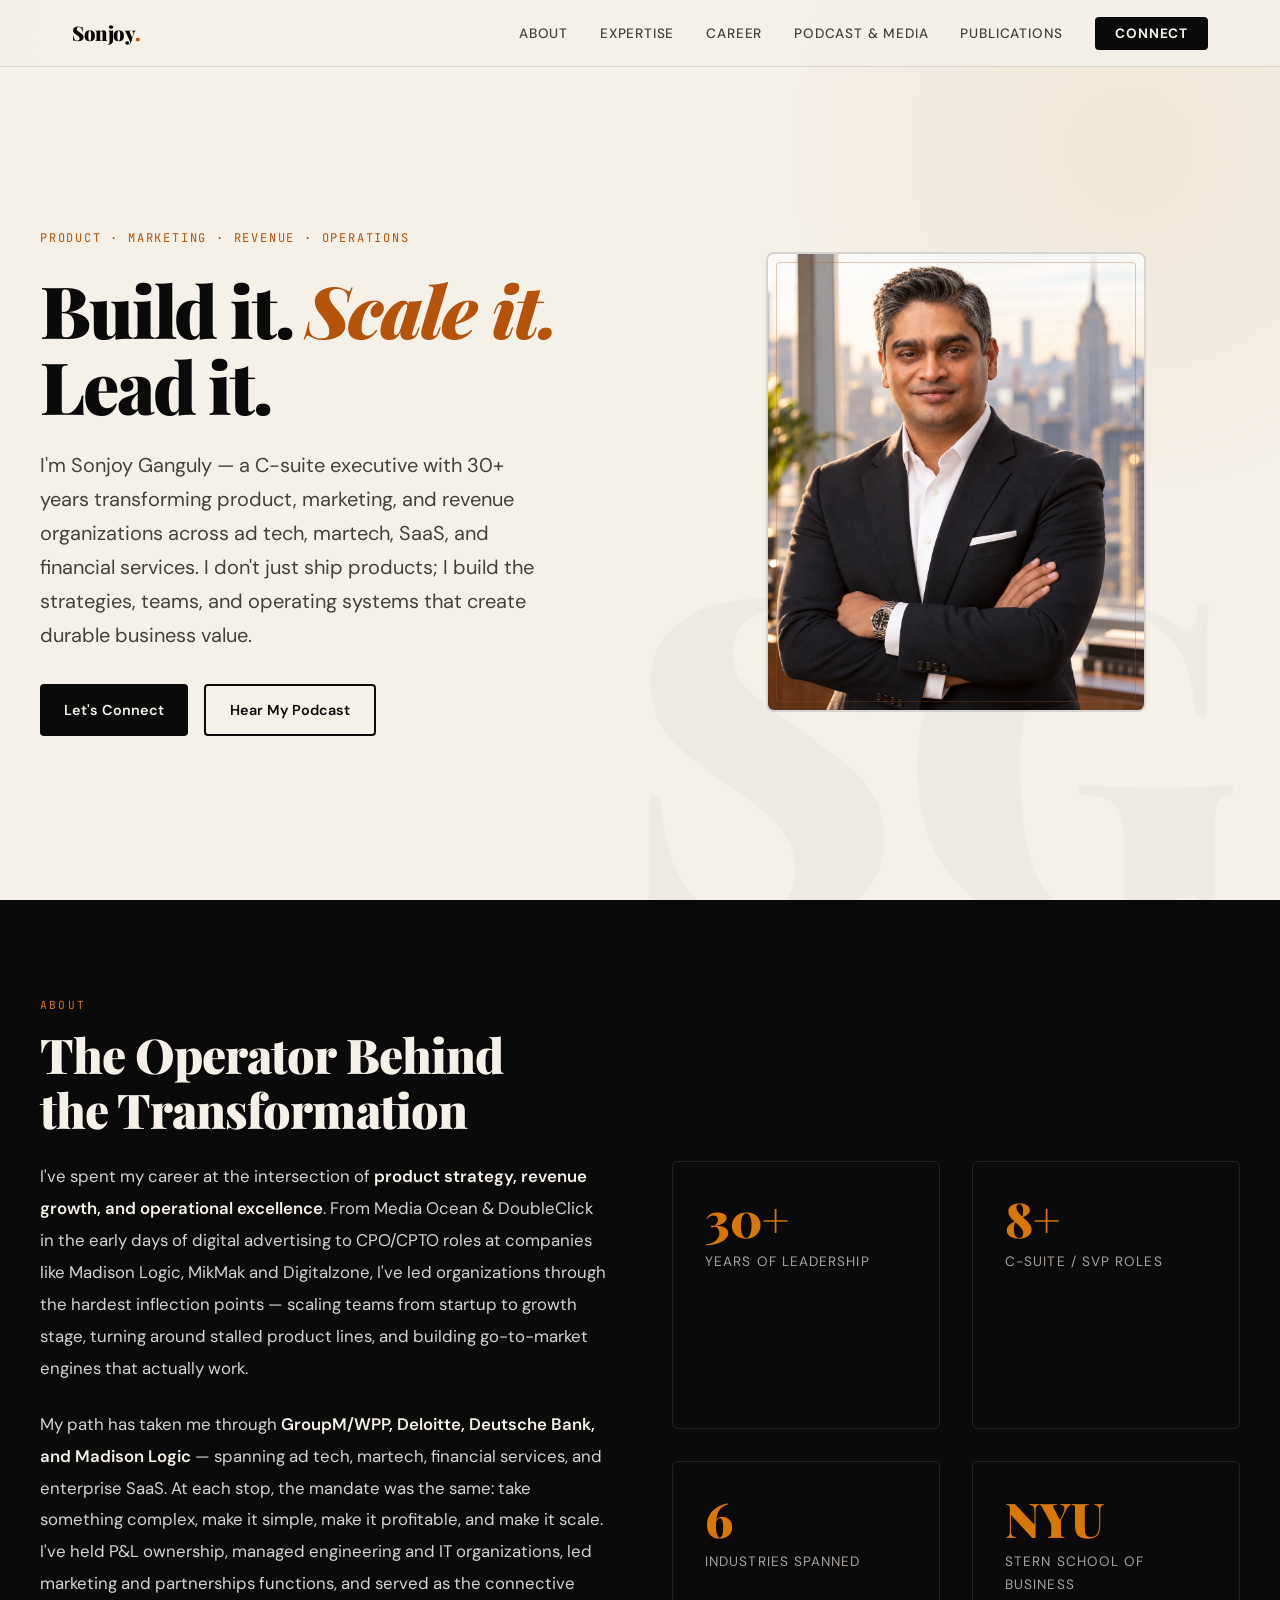
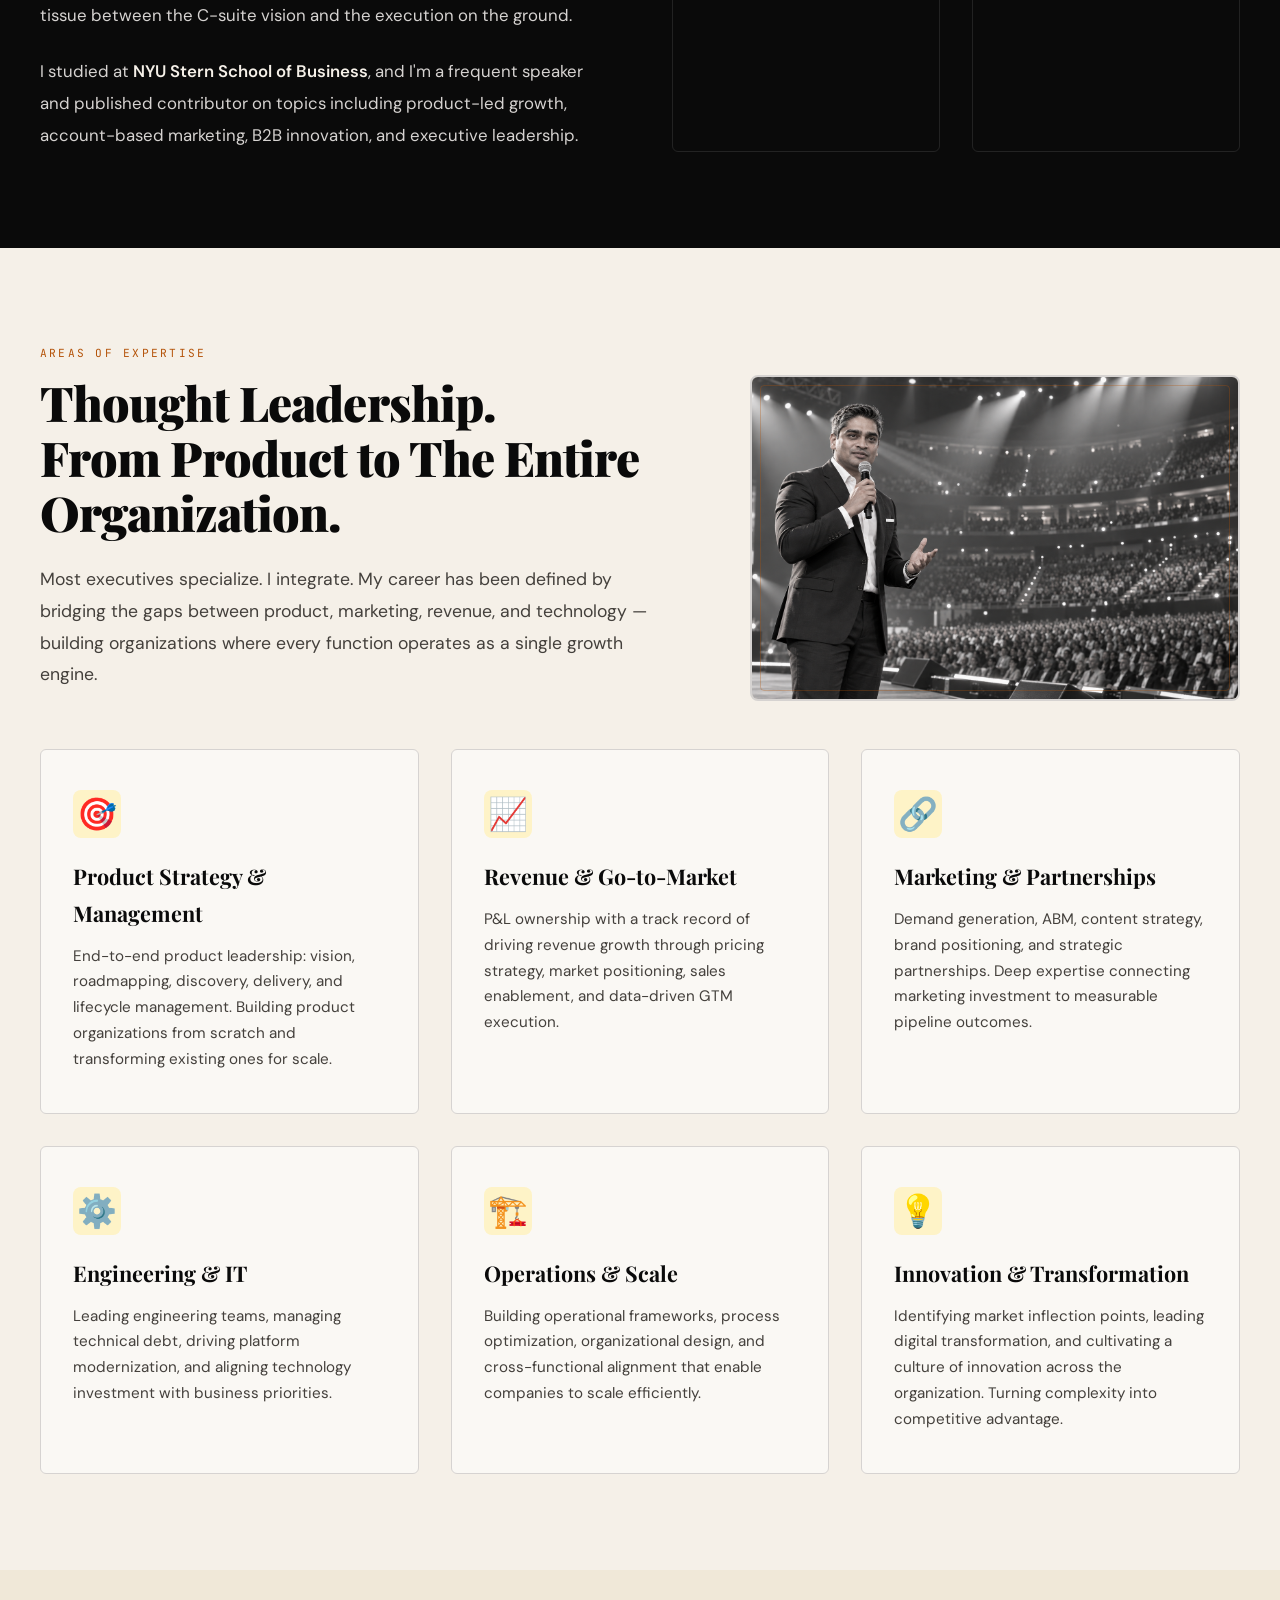
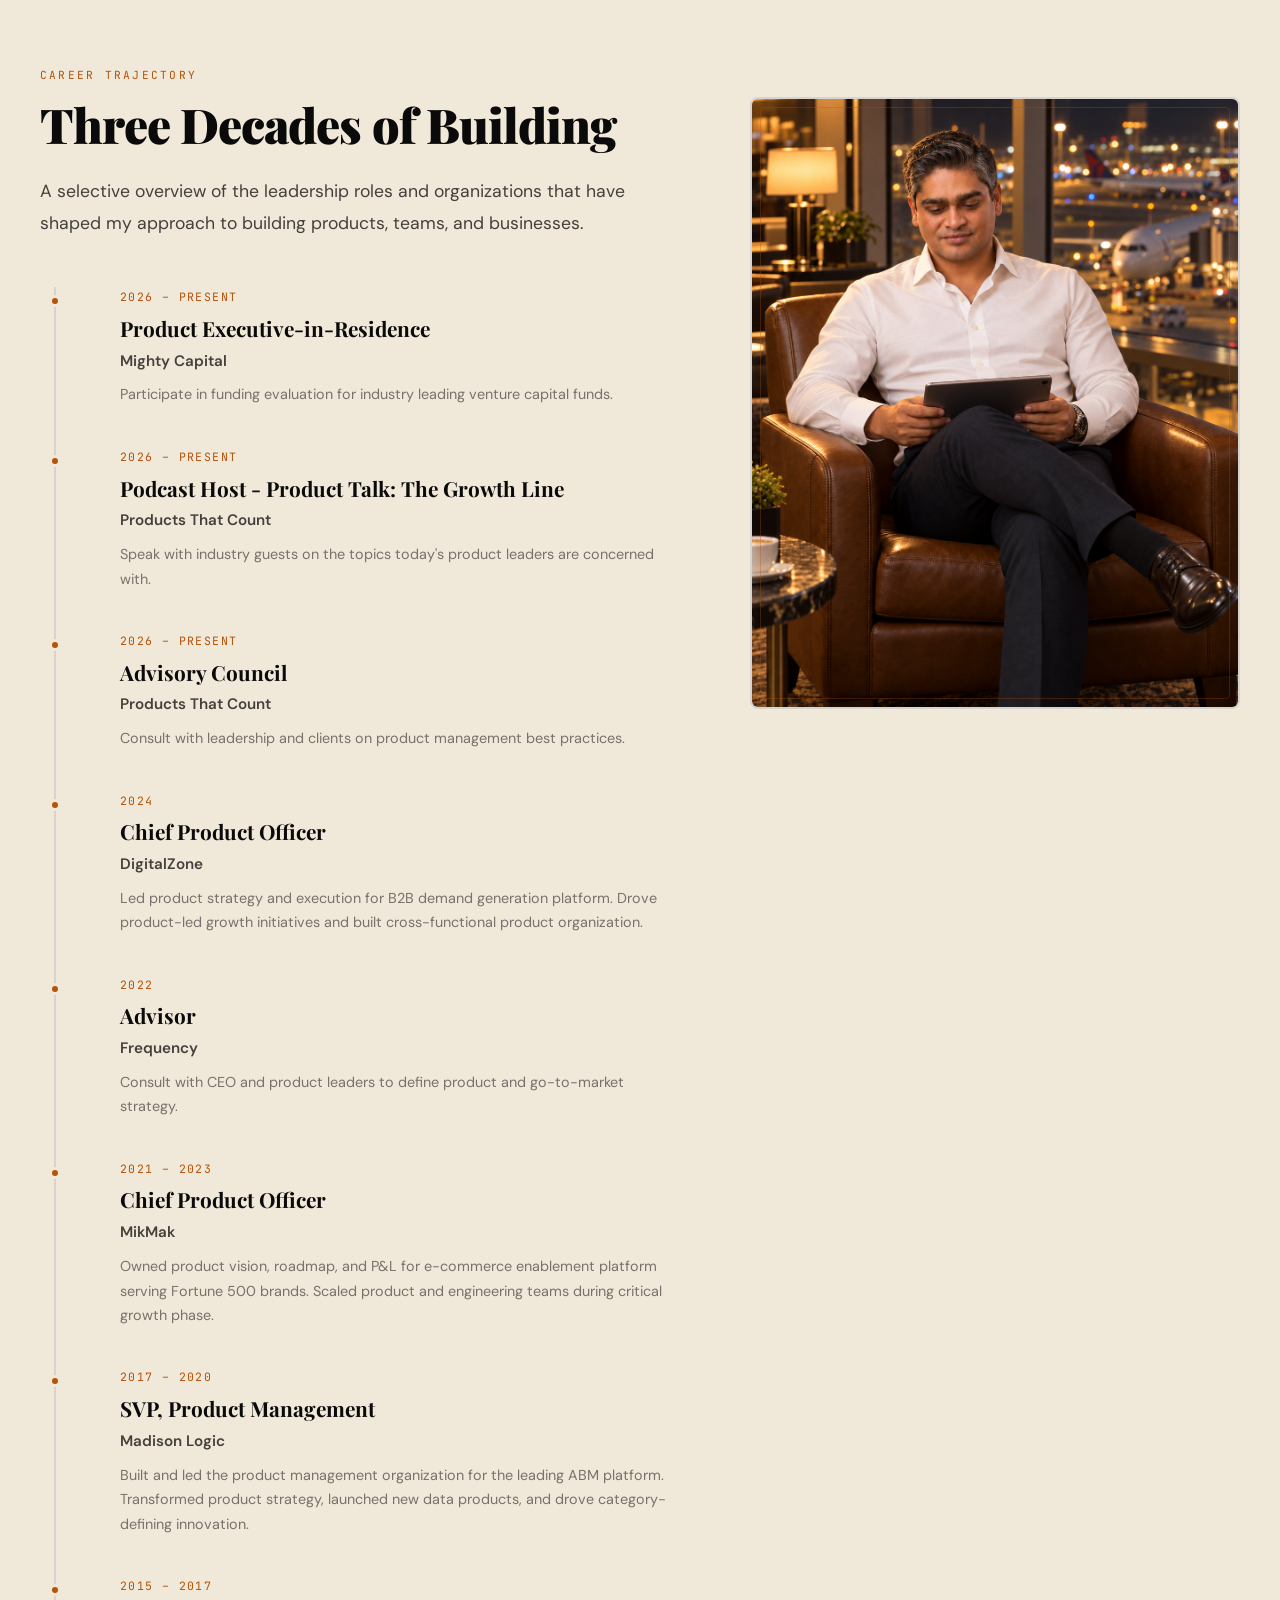
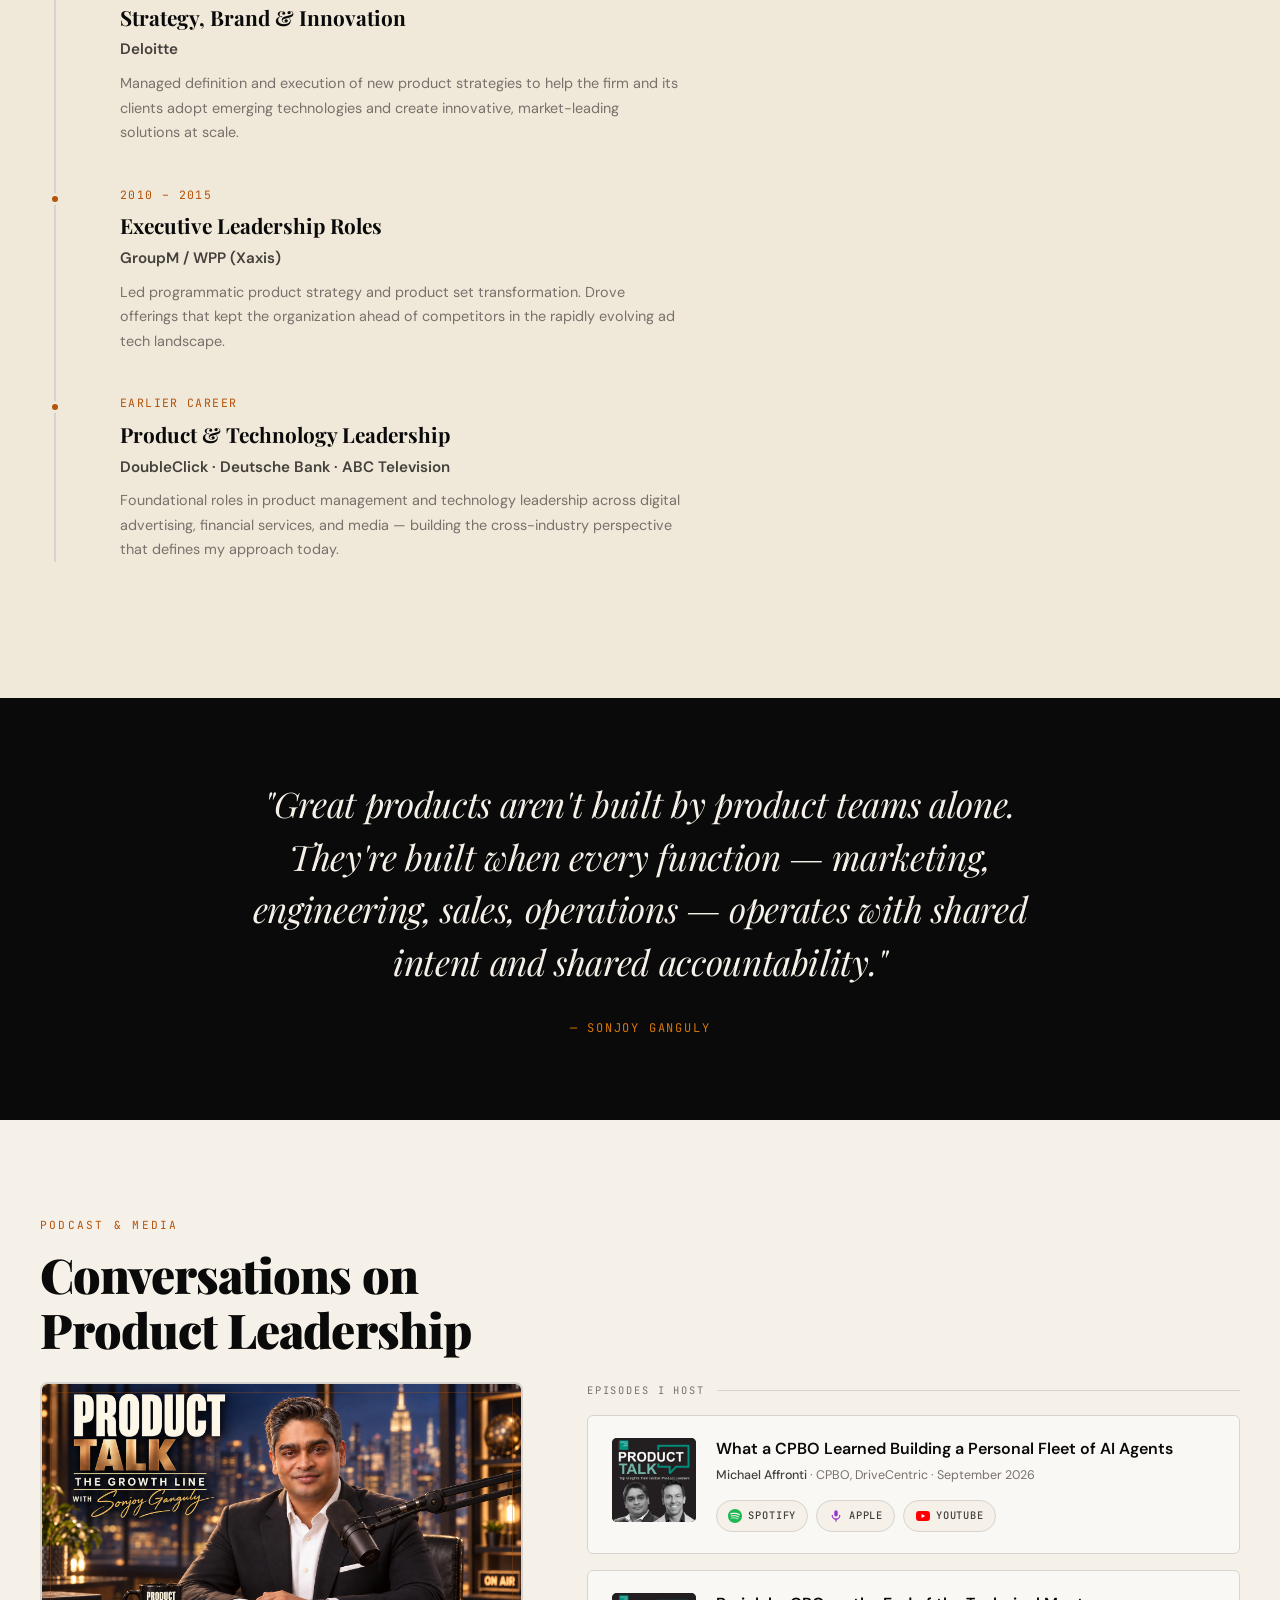
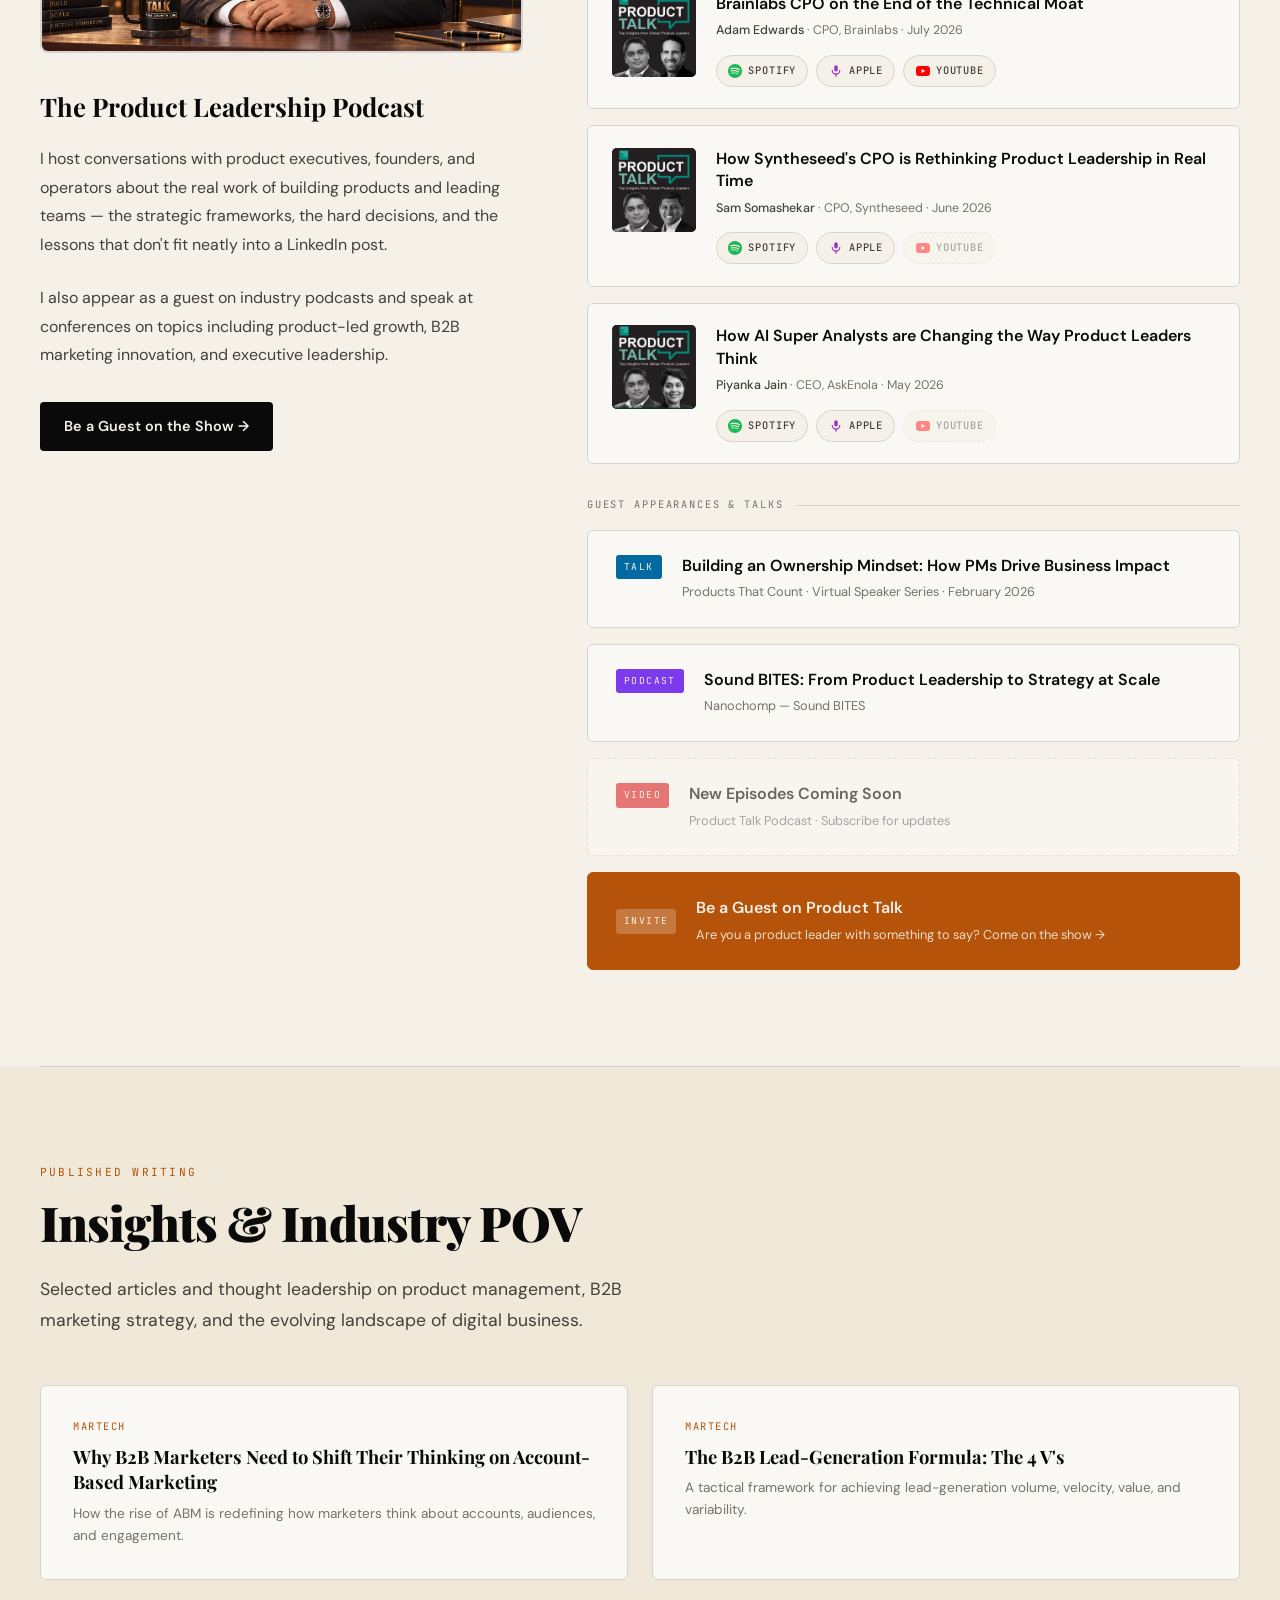
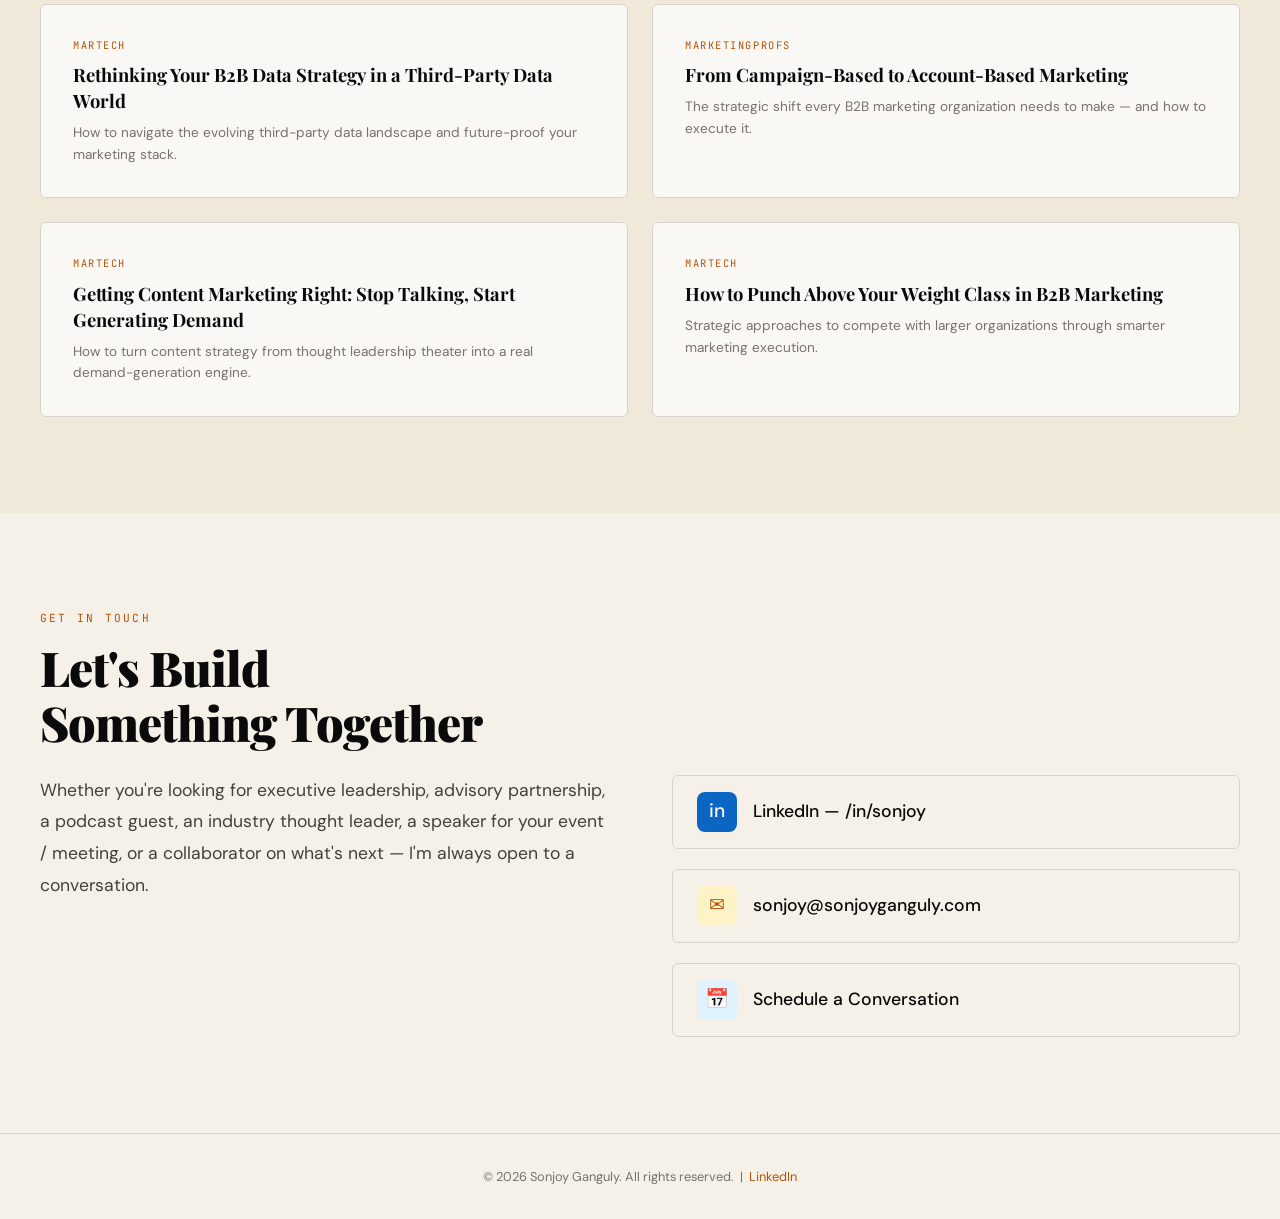
<file: index.html>
<!DOCTYPE html>
<html lang="en">
<head>
  <meta charset="UTF-8">
  <meta name="viewport" content="width=device-width, initial-scale=1.0">
  <title>Sonjoy Ganguly — Product &amp; Revenue Executive</title>
  <meta name="description" content="Sonjoy Ganguly is a C-suite product, marketing, and revenue executive with 30+ years of experience transforming organizations across ad tech, martech, SaaS, and financial services.">
  <meta property="og:title" content="Sonjoy Ganguly — Product & Revenue Executive">
  <meta property="og:description" content="C-suite executive with 30+ years transforming product, marketing, and revenue organizations.">
  <meta property="og:type" content="website">
  <meta property="og:url" content="https://www.sonjoyganguly.com">
  <link rel="preconnect" href="https://fonts.googleapis.com">
  <link rel="preconnect" href="https://fonts.gstatic.com" crossorigin>
  <link href="https://fonts.googleapis.com/css2?family=Playfair+Display:ital,wght@0,400;0,700;0,900;1,400&family=DM+Sans:ital,wght@0,400;0,500;0,700;1,400&family=JetBrains+Mono:wght@400;500&display=swap" rel="stylesheet">
  <link rel="stylesheet" href="styles.css">
</head>
<body>

<!-- ══════════ NAV ══════════ -->
<nav>
  <div class="nav-inner">
    <a href="#" class="logo">Sonjoy<span>.</span></a>
    <button class="hamburger" onclick="document.querySelector('nav ul').classList.toggle('open')" aria-label="Menu">
      <span></span><span></span><span></span>
    </button>
    <ul>
      <li><a href="#about">About</a></li>
      <li><a href="#expertise">Expertise</a></li>
      <li><a href="#career">Career</a></li>
      <li><a href="#media">Podcast &amp; Media</a></li>
      <li><a href="#publications">Publications</a></li>
      <li><a href="#contact" class="nav-cta">Connect</a></li>
    </ul>
  </div>
</nav>

<!-- ══════════ HERO ══════════ -->
<section class="hero" id="hero">
  <div class="hero-inner">
    <div class="hero-text">
      <span class="overline">Product · Marketing · Revenue · Operations</span>
      <h1>Build it. <em>Scale it.</em> Lead it.</h1>
      <p class="subtitle">I'm Sonjoy Ganguly — a C-suite executive with 30+ years transforming product, marketing, and revenue organizations across ad tech, martech, SaaS, and financial services. I don't just ship products; I build the strategies, teams, and operating systems that create durable business value.</p>
      <div class="hero-links">
        <a href="#contact" class="btn-primary">Let's Connect</a>
        <a href="#media" class="btn-secondary">Hear My Podcast</a>
      </div>
    </div>
    <div class="hero-visual">
      <div class="headshot-frame">
        <img src="Sonjoy-Ganguly-Web.jpg" alt="Sonjoy Ganguly — Product & Revenue Executive">
      </div>
    </div>
  </div>
</section>

<!-- ══════════ ABOUT ══════════ -->
<section id="about">
  <div class="section-inner reveal">
    <span class="section-overline">About</span>
    <h2 class="section-title" style="color: var(--paper);">The Operator Behind<br>the Transformation</h2>
    <div class="about-grid">
      <div class="about-narrative">
        <p>I've spent my career at the intersection of <strong>product strategy, revenue growth, and operational excellence</strong>. From Media Ocean & DoubleClick in the early days of digital advertising to CPO/CPTO roles at companies like Madison Logic, MikMak and Digitalzone, I've led organizations through the hardest inflection points — scaling teams from startup to growth stage, turning around stalled product lines, and building go-to-market engines that actually work.</p>
        <p>My path has taken me through <strong>GroupM/WPP, Deloitte, Deutsche Bank, and Madison Logic</strong> — spanning ad tech, martech, financial services, and enterprise SaaS. At each stop, the mandate was the same: take something complex, make it simple, make it profitable, and make it scale. I've held P&L ownership, managed engineering and IT organizations, led marketing and partnerships functions, and served as the connective tissue between the C-suite vision and the execution on the ground.</p>
        <p>I studied at <strong>NYU Stern School of Business</strong>, and I'm a frequent speaker and published contributor on topics including product-led growth, account-based marketing, B2B innovation, and executive leadership.</p>
      </div>
      <div class="stat-grid">
        <div class="stat-card">
          <div class="number">30+</div>
          <div class="label">Years of Leadership</div>
        </div>
        <div class="stat-card">
          <div class="number">8+</div>
          <div class="label">C-Suite / SVP Roles</div>
        </div>
        <div class="stat-card">
          <div class="number">6</div>
          <div class="label">Industries Spanned</div>
        </div>
        <div class="stat-card">
          <div class="number">NYU</div>
          <div class="label">Stern School of Business</div>
        </div>
      </div>
    </div>
  </div>
</section>

<!-- ══════════ EXPERTISE ══════════ -->
<section id="expertise">
  <div class="section-inner reveal">
    <span class="section-overline">Areas of Expertise</span>
    <div class="intro-with-photo">
      <div>
        <h2 class="section-title">Thought Leadership.<br>From Product to The Entire Organization.</h2>
        <p class="section-desc">Most executives specialize. I integrate. My career has been defined by bridging the gaps between product, marketing, revenue, and technology — building organizations where every function operates as a single growth engine.</p>
      </div>
      <div class="intro-photo-frame" style="--photo-ratio: 3 / 2;">
        <img src="images/expertise-keynote.jpg" alt="Sonjoy Ganguly presenting on AI, data, and human insight in B2B growth at the B2B Growth Summit">
      </div>
    </div>
    <div class="pillars-grid">
      <div class="pillar-card">
        <div class="pillar-icon">🎯</div>
        <h3>Product Strategy &amp; Management</h3>
        <p>End-to-end product leadership: vision, roadmapping, discovery, delivery, and lifecycle management. Building product organizations from scratch and transforming existing ones for scale.</p>
      </div>
      <div class="pillar-card">
        <div class="pillar-icon">📈</div>
        <h3>Revenue &amp; Go-to-Market</h3>
        <p>P&L ownership with a track record of driving revenue growth through pricing strategy, market positioning, sales enablement, and data-driven GTM execution.</p>
      </div>
      <div class="pillar-card">
        <div class="pillar-icon">🔗</div>
        <h3>Marketing &amp; Partnerships</h3>
        <p>Demand generation, ABM, content strategy, brand positioning, and strategic partnerships. Deep expertise connecting marketing investment to measurable pipeline outcomes.</p>
      </div>
      <div class="pillar-card">
        <div class="pillar-icon">⚙️</div>
        <h3>Engineering &amp; IT</h3>
        <p>Leading engineering teams, managing technical debt, driving platform modernization, and aligning technology investment with business priorities.</p>
      </div>
      <div class="pillar-card">
        <div class="pillar-icon">🏗️</div>
        <h3>Operations &amp; Scale</h3>
        <p>Building operational frameworks, process optimization, organizational design, and cross-functional alignment that enable companies to scale efficiently.</p>
      </div>
      <div class="pillar-card">
        <div class="pillar-icon">💡</div>
        <h3>Innovation &amp; Transformation</h3>
        <p>Identifying market inflection points, leading digital transformation, and cultivating a culture of innovation across the organization. Turning complexity into competitive advantage.</p>
      </div>
    </div>
  </div>
</section>

<!-- ══════════ CAREER ══════════ -->
<section id="career">
  <div class="section-inner reveal">
    <span class="section-overline">Career Trajectory</span>
    <div class="career-layout">
      <div>
        <h2 class="section-title">Three Decades of Building</h2>
        <p class="section-desc">A selective overview of the leadership roles and organizations that have shaped my approach to building products, teams, and businesses.</p>
        <div class="timeline">
          <div class="timeline-item">
            <div class="era">2026 – Present</div>
            <h3>Product Executive-in-Residence</h3>
            <div class="org">Mighty Capital</div>
            <p>Participate in funding evaluation for industry leading venture capital funds.</p>
          </div>
          <div class="timeline-item">
            <div class="era">2026 – Present</div>
            <h3>Podcast Host - Product Talk: The Growth Line</h3>
            <div class="org">Products That Count</div>
            <p>Speak with industry guests on the topics today's product leaders are concerned with.</p>
          </div>
          <div class="timeline-item">
            <div class="era">2026 – Present</div>
            <h3>Advisory Council</h3>
            <div class="org">Products That Count</div>
            <p>Consult with leadership and clients on product management best practices.</p>
          </div>
          <div class="timeline-item">
            <div class="era">2024</div>
            <h3>Chief Product Officer</h3>
            <div class="org">DigitalZone</div>
            <p>Led product strategy and execution for B2B demand generation platform. Drove product-led growth initiatives and built cross-functional product organization.</p>
          </div>
          <div class="timeline-item">
            <div class="era">2022</div>
            <h3>Advisor</h3>
            <div class="org">Frequency</div>
            <p>Consult with CEO and product leaders to define product and go-to-market strategy.</p>
          </div>
          <div class="timeline-item">
            <div class="era">2021 – 2023</div>
            <h3>Chief Product Officer</h3>
            <div class="org">MikMak</div>
            <p>Owned product vision, roadmap, and P&L for e-commerce enablement platform serving Fortune 500 brands. Scaled product and engineering teams during critical growth phase.</p>
          </div>
          <div class="timeline-item">
            <div class="era">2017 – 2020</div>
            <h3>SVP, Product Management</h3>
            <div class="org">Madison Logic</div>
            <p>Built and led the product management organization for the leading ABM platform. Transformed product strategy, launched new data products, and drove category-defining innovation.</p>
          </div>
          <div class="timeline-item">
            <div class="era">2015 – 2017</div>
            <h3>Strategy, Brand &amp; Innovation</h3>
            <div class="org">Deloitte</div>
            <p>Managed definition and execution of new product strategies to help the firm and its clients adopt emerging technologies and create innovative, market-leading solutions at scale.</p>
          </div>
          <div class="timeline-item">
            <div class="era">2010 – 2015</div>
            <h3>Executive Leadership Roles</h3>
            <div class="org">GroupM / WPP (Xaxis)</div>
            <p>Led programmatic product strategy and product set transformation. Drove offerings that kept the organization ahead of competitors in the rapidly evolving ad tech landscape.</p>
          </div>
          <div class="timeline-item">
            <div class="era">Earlier Career</div>
            <h3>Product &amp; Technology Leadership</h3>
            <div class="org">DoubleClick · Deutsche Bank · ABC Television</div>
            <p>Foundational roles in product management and technology leadership across digital advertising, financial services, and media — building the cross-industry perspective that defines my approach today.</p>
          </div>
        </div>
      </div>
      <div class="intro-photo-frame career-photo">
        <img src="images/airport-nighttime.jpg" alt="Sonjoy Ganguly reviewing work on a tablet at an airport lounge at night">
      </div>
    </div>
  </div>
</section>

<!-- ══════════ PHILOSOPHY QUOTE ══════════ -->
<div class="philosophy-block">
  <blockquote>"Great products aren't built by product teams alone. They're built when every function — marketing, engineering, sales, operations — operates with shared intent and shared accountability."</blockquote>
  <cite>— Sonjoy Ganguly</cite>
</div>

<!-- ══════════ PODCAST & MEDIA ══════════ -->
<section id="media">
  <div class="section-inner reveal">
    <span class="section-overline">Podcast &amp; Media</span>
    <h2 class="section-title">Conversations on<br>Product Leadership</h2>
    <div class="media-layout">
      <div class="media-intro">
        <div class="media-photo-frame">
          <img src="images/podcast-photo.jpg" alt="Sonjoy Ganguly recording the Product Talk podcast">
        </div>
        <h3>The Product Leadership Podcast</h3>
        <p>I host conversations with product executives, founders, and operators about the real work of building products and leading teams — the strategic frameworks, the hard decisions, and the lessons that don't fit neatly into a LinkedIn post.</p>
        <p>I also appear as a guest on industry podcasts and speak at conferences on topics including product-led growth, B2B marketing innovation, and executive leadership.</p>
        <a href="be-a-guest.html" class="btn-primary" style="margin-top:0.5rem;">Be a Guest on the Show →</a>
      </div>
      <div class="media-list" id="mediaList">
        <!-- Populated automatically from podcasts.json — see the script at the bottom of the page -->
      </div>
    </div>
  </div>
</section>

<hr class="divider-line">

<!-- ══════════ PUBLICATIONS ══════════ -->
<section id="publications">
  <div class="section-inner reveal">
    <span class="section-overline">Published Writing</span>
    <h2 class="section-title">Insights &amp; Industry POV</h2>
    <p class="section-desc">Selected articles and thought leadership on product management, B2B marketing strategy, and the evolving landscape of digital business.</p>
    <div class="pub-grid">
      <a href="https://martech.org/account-based-marketing-why-b2b-marketers-need-to-shift-thinking/" class="pub-card" target="_blank">
        <span class="pub-source">MarTech</span>
        <h4>Why B2B Marketers Need to Shift Their Thinking on Account-Based Marketing</h4>
        <p>How the rise of ABM is redefining how marketers think about accounts, audiences, and engagement.</p>
      </a>
      <a href="https://martech.org/b2b-lead-generation-formula-4-vs/" class="pub-card" target="_blank">
        <span class="pub-source">MarTech</span>
        <h4>The B2B Lead-Generation Formula: The 4 V's</h4>
        <p>A tactical framework for achieving lead-generation volume, velocity, value, and variability.</p>
      </a>
      <a href="https://martech.org/rethinking-b2b-data-strategy-third-party-data/" class="pub-card" target="_blank">
        <span class="pub-source">MarTech</span>
        <h4>Rethinking Your B2B Data Strategy in a Third-Party Data World</h4>
        <p>How to navigate the evolving third-party data landscape and future-proof your marketing stack.</p>
      </a>
      <a href="https://www.marketingprofs.com/articles/2017/32782/how-to-make-the-move-from-campaign-based-marketing-to-account-based-marketing" class="pub-card" target="_blank">
        <span class="pub-source">MarketingProfs</span>
        <h4>From Campaign-Based to Account-Based Marketing</h4>
        <p>The strategic shift every B2B marketing organization needs to make — and how to execute it.</p>
      </a>
      <a href="https://martech.org/getting-b2b-content-marketing-right-stop-talking-start-generating-demand/" class="pub-card" target="_blank">
        <span class="pub-source">MarTech</span>
        <h4>Getting Content Marketing Right: Stop Talking, Start Generating Demand</h4>
        <p>How to turn content strategy from thought leadership theater into a real demand-generation engine.</p>
      </a>
      <a href="https://martech.org/marketing-punching-weight-class/" class="pub-card" target="_blank">
        <span class="pub-source">MarTech</span>
        <h4>How to Punch Above Your Weight Class in B2B Marketing</h4>
        <p>Strategic approaches to compete with larger organizations through smarter marketing execution.</p>
      </a>
    </div>
  </div>
</section>

<!-- ══════════ CONTACT ══════════ -->
<section id="contact">
  <div class="section-inner reveal">
    <span class="section-overline">Get in Touch</span>
    <h2 class="section-title">Let's Build<br>Something Together</h2>
    <div class="contact-grid">
      <div>
        <p class="section-desc" style="margin-bottom: 2rem;">Whether you're looking for executive leadership, advisory partnership, a podcast guest, an industry thought leader, a speaker for your event / meeting, or a collaborator on what's next — I'm always open to a conversation.</p>
      </div>
      <div class="contact-links">
        <a href="https://www.linkedin.com/in/sonjoy/" class="contact-link" target="_blank">
          <span class="link-icon" style="background: #0a66c2; color: #fff;">in</span>
          LinkedIn — /in/sonjoy
        </a>
        <a href="mailto:sonjoy@sonjoyganguly.com" class="contact-link">
          <span class="link-icon" style="background: var(--accent-bg); color: var(--accent);">✉</span>
          sonjoy@sonjoyganguly.com
        </a>
        <a href="https://fantastical.app/sgan2112/meet-with-sonjoy-ganguly" class="contact-link" target="_blank">
          <span class="link-icon" style="background: #e0f2fe; color: #0369a1;">📅</span>
          Schedule a Conversation
        </a>
      </div>
    </div>
  </div>
</section>

<!-- ══════════ FOOTER ══════════ -->
<footer>
  <p>&copy; 2026 Sonjoy Ganguly. All rights reserved. &nbsp;|&nbsp; <a href="https://www.linkedin.com/in/sonjoy/" target="_blank">LinkedIn</a></p>
</footer>

<!-- ══════════ SCROLL ANIMATIONS ══════════ -->
<script>
  const observer = new IntersectionObserver((entries) => {
    entries.forEach(entry => {
      if (entry.isIntersecting) {
        entry.target.classList.add('visible');
      }
    });
  }, { threshold: 0.1 });

  document.querySelectorAll('.reveal').forEach(el => observer.observe(el));

  // Close mobile nav on link click
  document.querySelectorAll('nav ul li a').forEach(link => {
    link.addEventListener('click', () => {
      document.querySelector('nav ul').classList.remove('open');
    });
  });
</script>

<!-- ══════════ PODCAST & MEDIA — DATA-DRIVEN RENDER ══════════ -->
<!-- Content lives in podcasts.json. Add/edit an entry there and it appears here automatically — no HTML edits needed. -->
<script>
(function () {
  const MONTHS = ['January','February','March','April','May','June','July','August','September','October','November','December'];

  const ICONS = {
    spotify: '<svg viewBox="0 0 24 24" aria-hidden="true"><path fill="#1db954" d="M12 0C5.4 0 0 5.4 0 12s5.4 12 12 12 12-5.4 12-12S18.66 0 12 0zm5.521 17.34c-.24.359-.66.48-1.021.24-2.82-1.74-6.36-2.101-10.561-1.141-.418.122-.779-.24-.899-.6-.12-.421.24-.781.6-.901 4.56-1.021 8.52-.6 11.64 1.32.42.18.479.659.241 1.082zm1.44-3.3c-.301.42-.841.6-1.262.3-3.239-1.98-8.159-2.58-11.939-1.38-.479.12-1.02-.12-1.14-.6-.12-.48.12-1.021.6-1.141C9.6 9.9 15 10.561 18.72 12.84c.361.181.54.78.241 1.2zm.12-3.36C15.24 8.4 8.82 8.16 5.16 9.301c-.6.179-1.2-.181-1.38-.721-.18-.601.18-1.2.72-1.381 4.26-1.26 11.28-1.02 15.721 1.621.539.3.719 1.02.419 1.56-.299.421-1.02.599-1.559.3z"/></svg>',
    apple: '<svg viewBox="0 0 24 24" aria-hidden="true"><rect x="9" y="2" width="6" height="11" rx="3" fill="#9933cc"/><path d="M5.5 10.8a6.5 6.5 0 0 0 13 0" fill="none" stroke="#9933cc" stroke-width="2" stroke-linecap="round"/><path d="M12 17.4v3.4" fill="none" stroke="#9933cc" stroke-width="2" stroke-linecap="round"/></svg>',
    youtube: '<svg viewBox="0 0 24 24" aria-hidden="true"><path fill="#ff0000" d="M23.498 6.186a3.016 3.016 0 0 0-2.122-2.136C19.505 3.545 12 3.545 12 3.545s-7.505 0-9.377.505A3.017 3.017 0 0 0 .502 6.186C0 8.07 0 12 0 12s0 3.93.502 5.814a3.016 3.016 0 0 0 2.122 2.136c1.871.505 9.376.505 9.376.505s7.505 0 9.377-.505a3.015 3.015 0 0 0 2.122-2.136C24 15.93 24 12 24 12s0-3.93-.502-5.814z"/><path fill="#fff" d="M9.545 15.568V8.432L15.818 12l-6.273 3.568z"/></svg>'
  };

  const BADGE_CLASS = { podcast: 'badge-podcast', video: 'badge-video', article: 'badge-article', talk: 'badge-talk', keynote: 'badge-keynote' };

  function escapeHtml(str) {
    return String(str == null ? '' : str).replace(/[&<>"']/g, c => ({ '&':'&amp;', '<':'&lt;', '>':'&gt;', '"':'&quot;', "'":'&#39;' }[c]));
  }

  function formatDate(ym) {
    if (!ym) return '';
    const parts = String(ym).split('-');
    const y = parseInt(parts[0], 10);
    const m = parseInt(parts[1], 10);
    if (!y || !m || m < 1 || m > 12) return String(ym);
    return `${MONTHS[m - 1]} ${y}`;
  }

  function initials(name) {
    if (!name) return '';
    return name.trim().split(/\s+/).map(w => w[0]).join('').slice(0, 2).toUpperCase();
  }

  function platPill(platform, url) {
    const label = platform.charAt(0).toUpperCase() + platform.slice(1);
    const icon = ICONS[platform] || '';
    if (url) {
      return `<a href="${escapeHtml(url)}" class="plat plat-${platform}" target="_blank" rel="noopener" aria-label="Listen on ${label}">${icon}<span>${label}</span></a>`;
    }
    return `<span class="plat plat-${platform} plat-soon" title="${label} link coming soon">${icon}<span>${label}</span></span>`;
  }

  function episodeCardHTML(ep) {
    const links = ep.links || {};
    const guest = (ep.guests && ep.guests[0]) || {};
    const metaParts = [];
    if (guest.name) metaParts.push(`<span class="ep-guest">${escapeHtml(guest.name)}</span>`);
    const roleCompany = [guest.title, guest.company].filter(Boolean).join(', ');
    if (roleCompany) metaParts.push(escapeHtml(roleCompany));
    const dateLabel = formatDate(ep.date);
    if (dateLabel) metaParts.push(dateLabel);

    const primaryLink = links.youtube || links.spotify || links.apple || links.url || '#';
    const thumbImg = ep.thumbnail
      ? `<img src="${escapeHtml(ep.thumbnail)}" alt="${escapeHtml(ep.title)}" loading="lazy" onerror="this.remove()">`
      : '';

    return `
      <article class="episode-card">
        <div class="ep-thumb" data-initials="${escapeHtml(initials(guest.name))}">${thumbImg}</div>
        <div class="ep-body">
          <h4 class="ep-title"><a href="${escapeHtml(primaryLink)}" target="_blank" rel="noopener">${escapeHtml(ep.title)}</a></h4>
          <div class="ep-meta">${metaParts.join(' &middot; ')}</div>
          <div class="ep-links">
            ${platPill('spotify', links.spotify)}
            ${platPill('apple', links.apple)}
            ${platPill('youtube', links.youtube)}
          </div>
        </div>
      </article>`;
  }

  function mediaCardHTML(ep) {
    const links = ep.links || {};
    const badgeClass = BADGE_CLASS[ep.type] || 'badge-talk';
    const label = ep.type ? ep.type.charAt(0).toUpperCase() + ep.type.slice(1) : 'Media';
    const url = links.url || links.youtube || links.spotify || links.apple || '#';
    const metaLabel = [ep.show, formatDate(ep.date)].filter(Boolean).join(' &middot; ');

    return `
      <a href="${escapeHtml(url)}" class="media-card" target="_blank" rel="noopener">
        <span class="type-badge ${badgeClass}">${label}</span>
        <div>
          <h4>${escapeHtml(ep.title)}</h4>
          <div class="media-meta">${metaLabel}</div>
        </div>
      </a>`;
  }

  function render(episodes) {
    const list = document.getElementById('mediaList');
    if (!list) return;

    const hosted = episodes.filter(ep => ep.role === 'host');
    const guestAppearances = episodes.filter(ep => ep.role !== 'host');

    let html = '';
    if (hosted.length) {
      html += `<div class="media-group-label">Episodes I Host</div>`;
      html += hosted.map(episodeCardHTML).join('');
    }
    if (guestAppearances.length) {
      html += `<div class="media-group-label">Guest Appearances &amp; Talks</div>`;
      html += guestAppearances.map(mediaCardHTML).join('');
    }
    html += `
      <div class="media-card placeholder-card">
        <span class="type-badge badge-video">Video</span>
        <div>
          <h4>New Episodes Coming Soon</h4>
          <div class="media-meta">Product Talk Podcast &middot; Subscribe for updates</div>
        </div>
      </div>`;

    html += `
      <a href="be-a-guest.html" class="media-card" style="background:var(--accent);border-color:var(--accent);color:var(--paper);align-items:center;">
        <span class="type-badge" style="background:rgba(255,255,255,0.22);color:var(--paper);">Invite</span>
        <div>
          <h4 style="color:var(--paper);">Be a Guest on Product Talk</h4>
          <div class="media-meta" style="color:rgba(245,240,232,0.88);">Are you a product leader with something to say? Come on the show &rarr;</div>
        </div>
      </a>`;

    list.innerHTML = html;
  }

  fetch('podcasts.json')
    .then(res => res.json())
    .then(data => render(data.episodes || []))
    .catch(err => console.error('Could not load podcasts.json', err));
})();
</script>

</body>
</html>
</file>
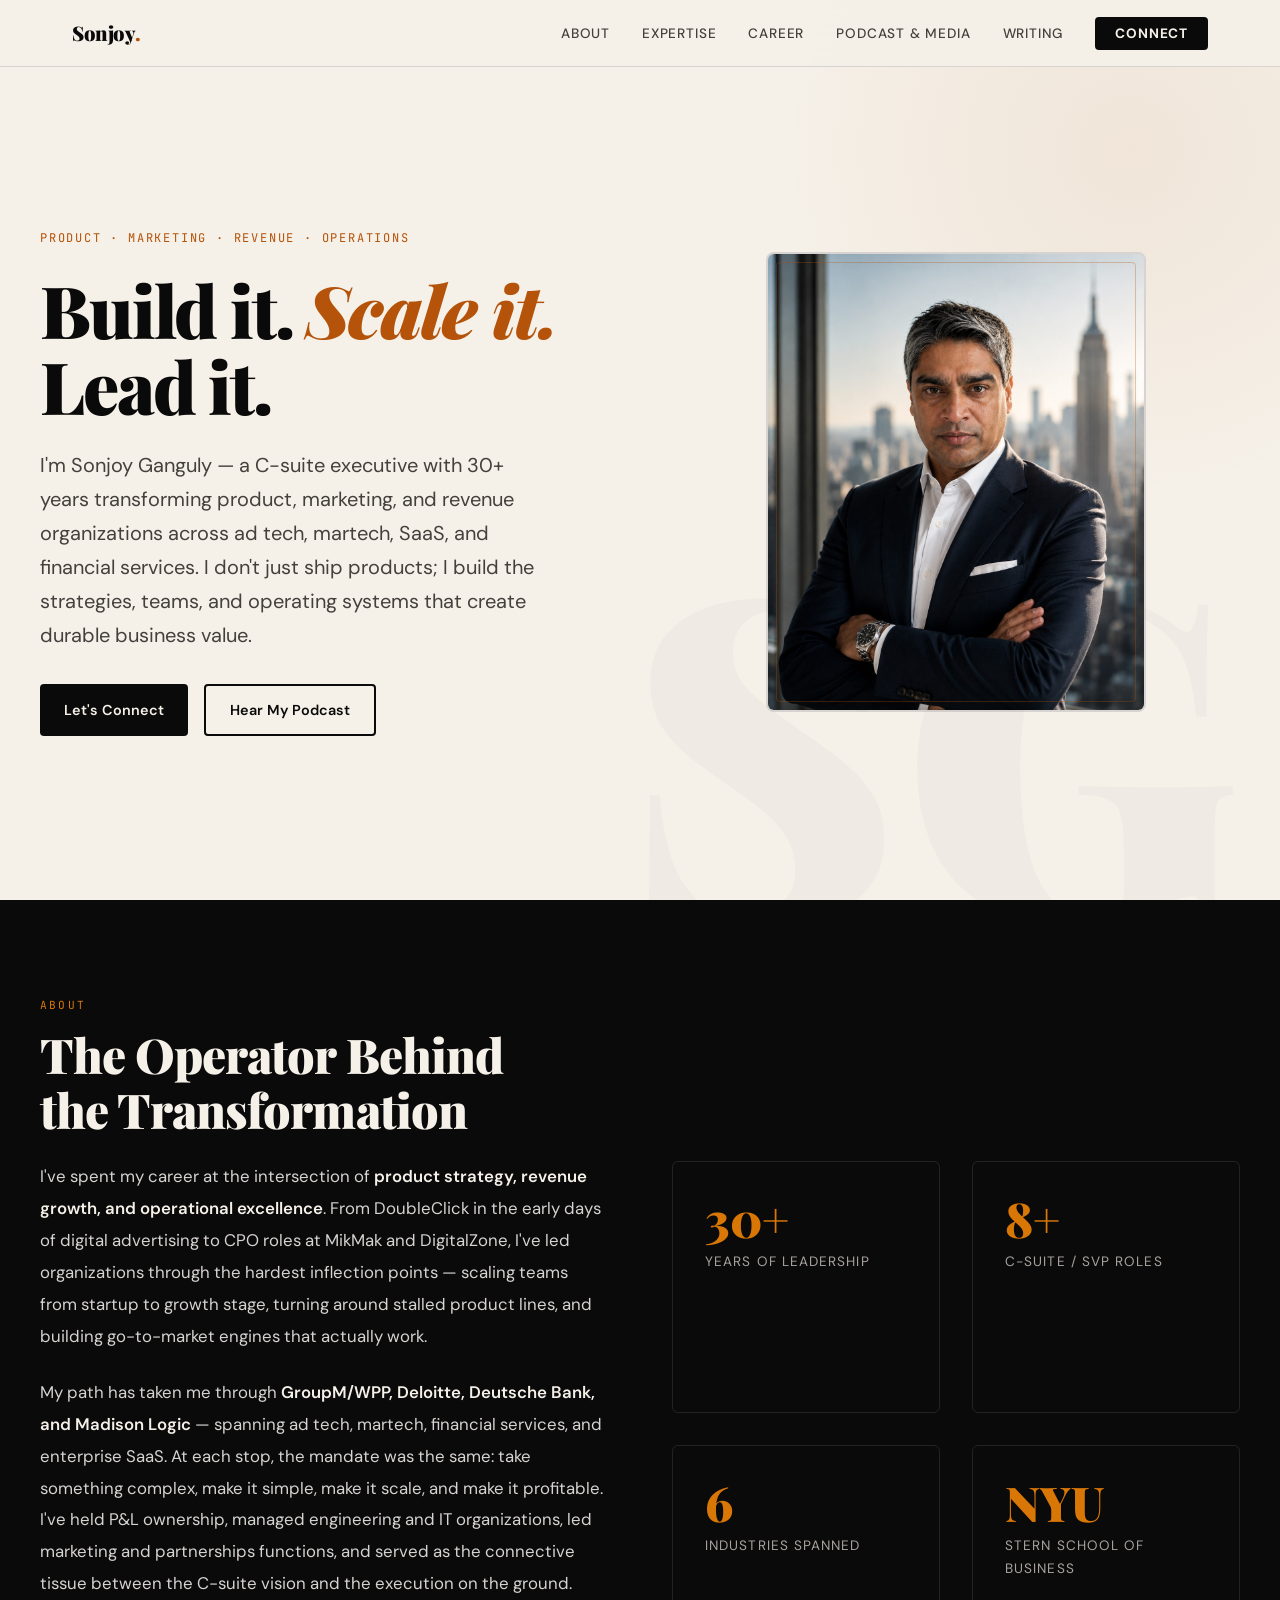
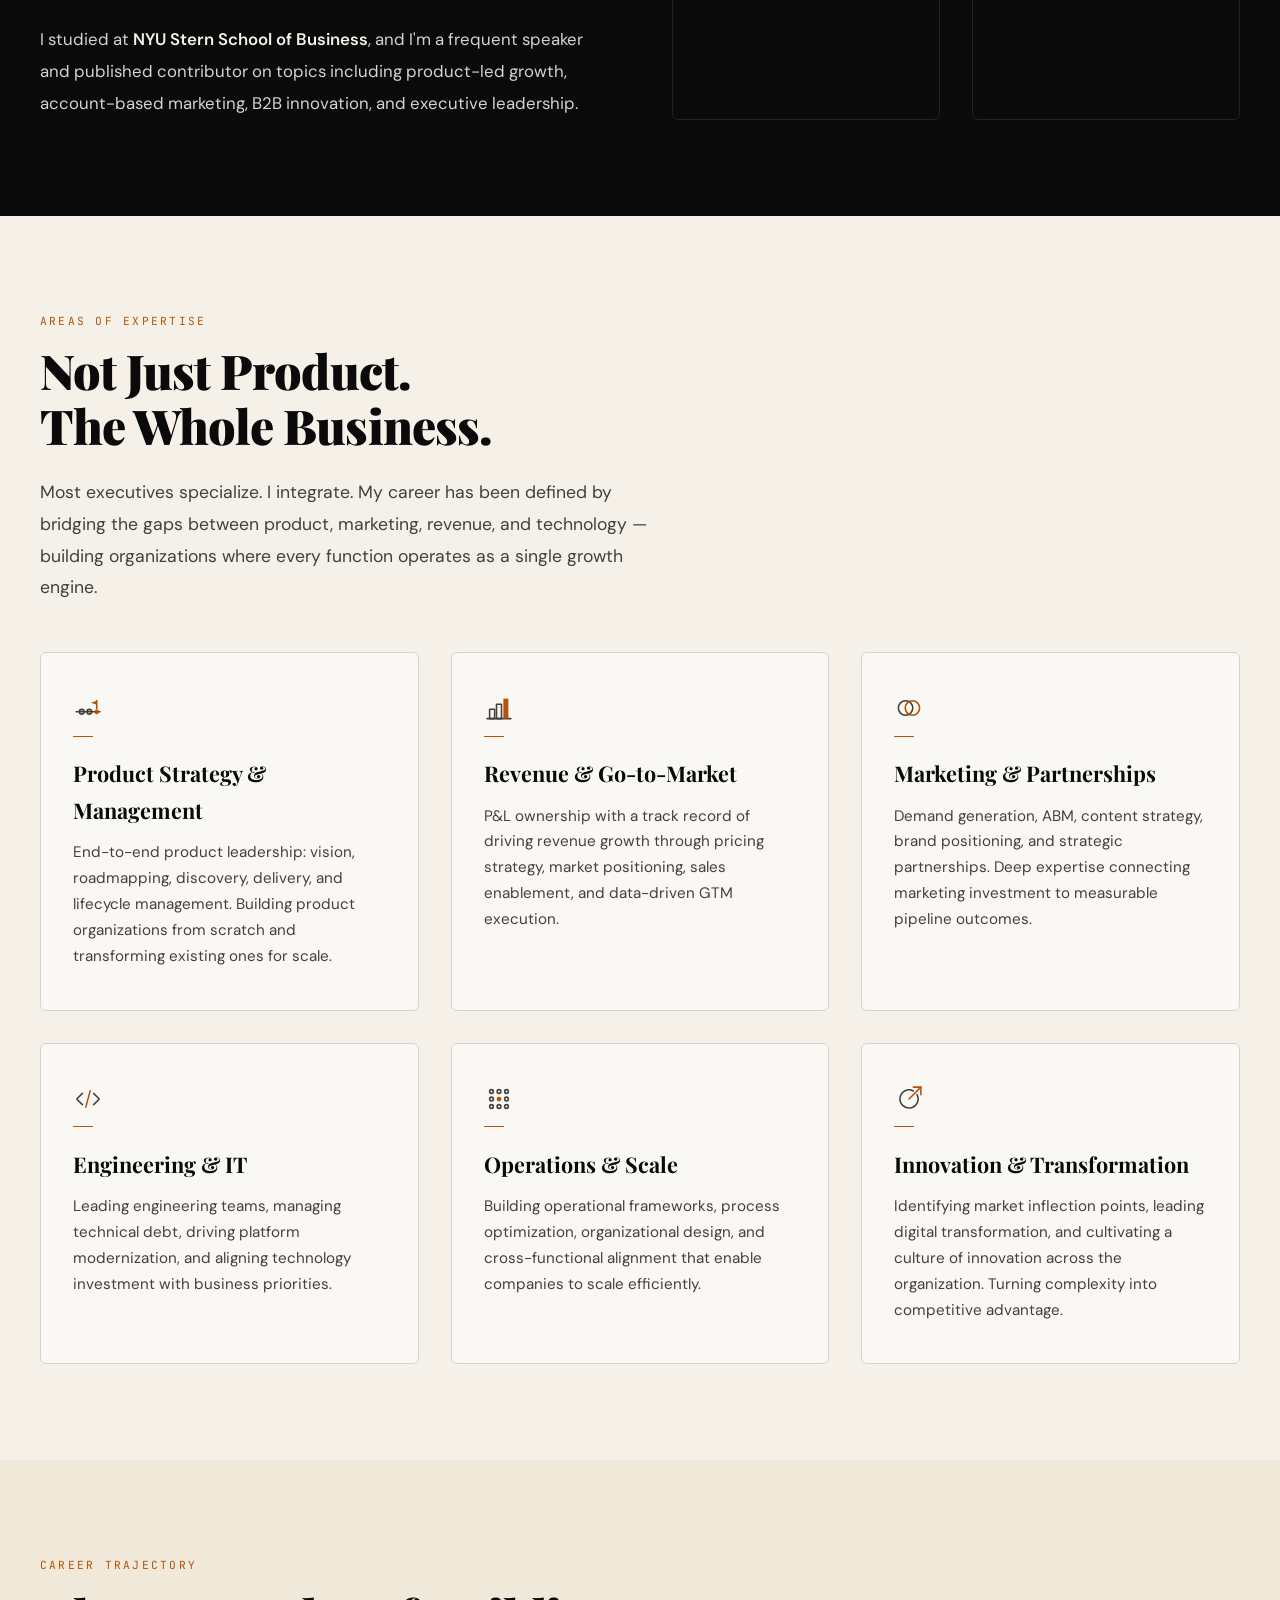
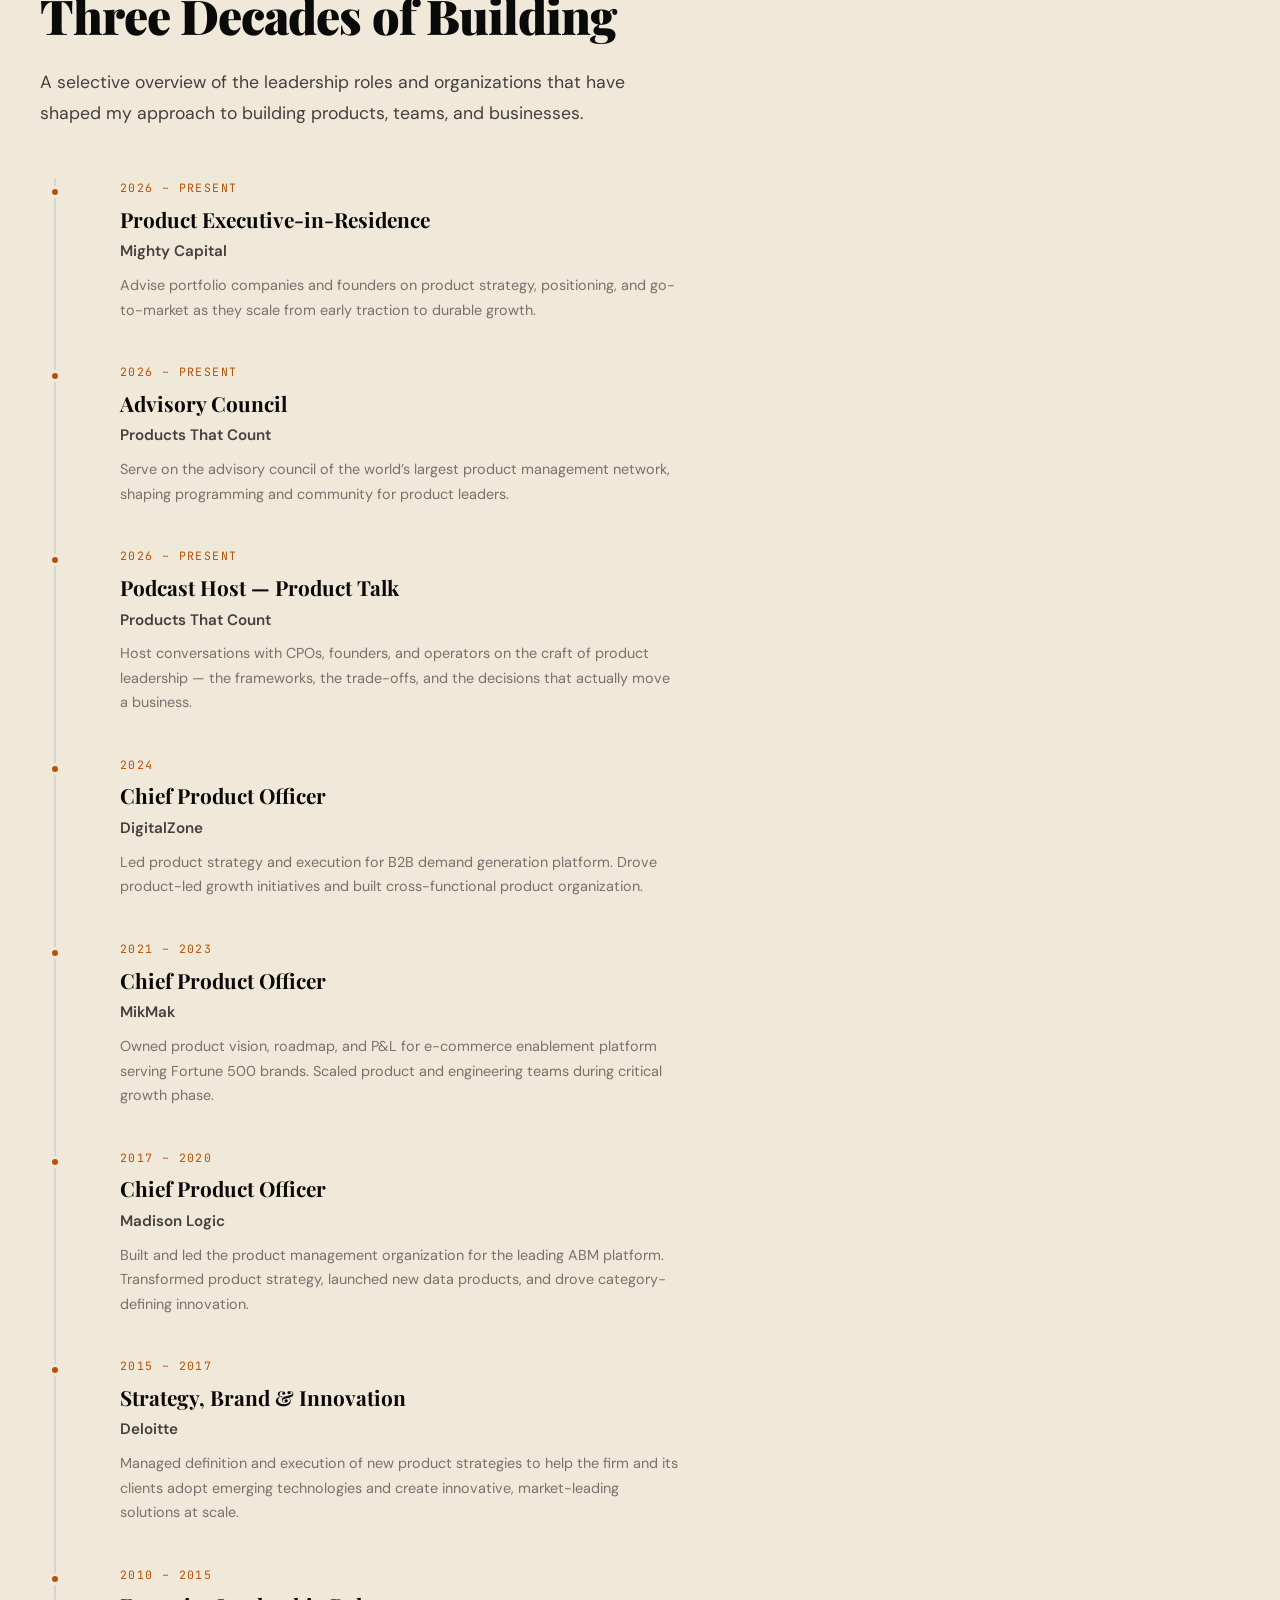
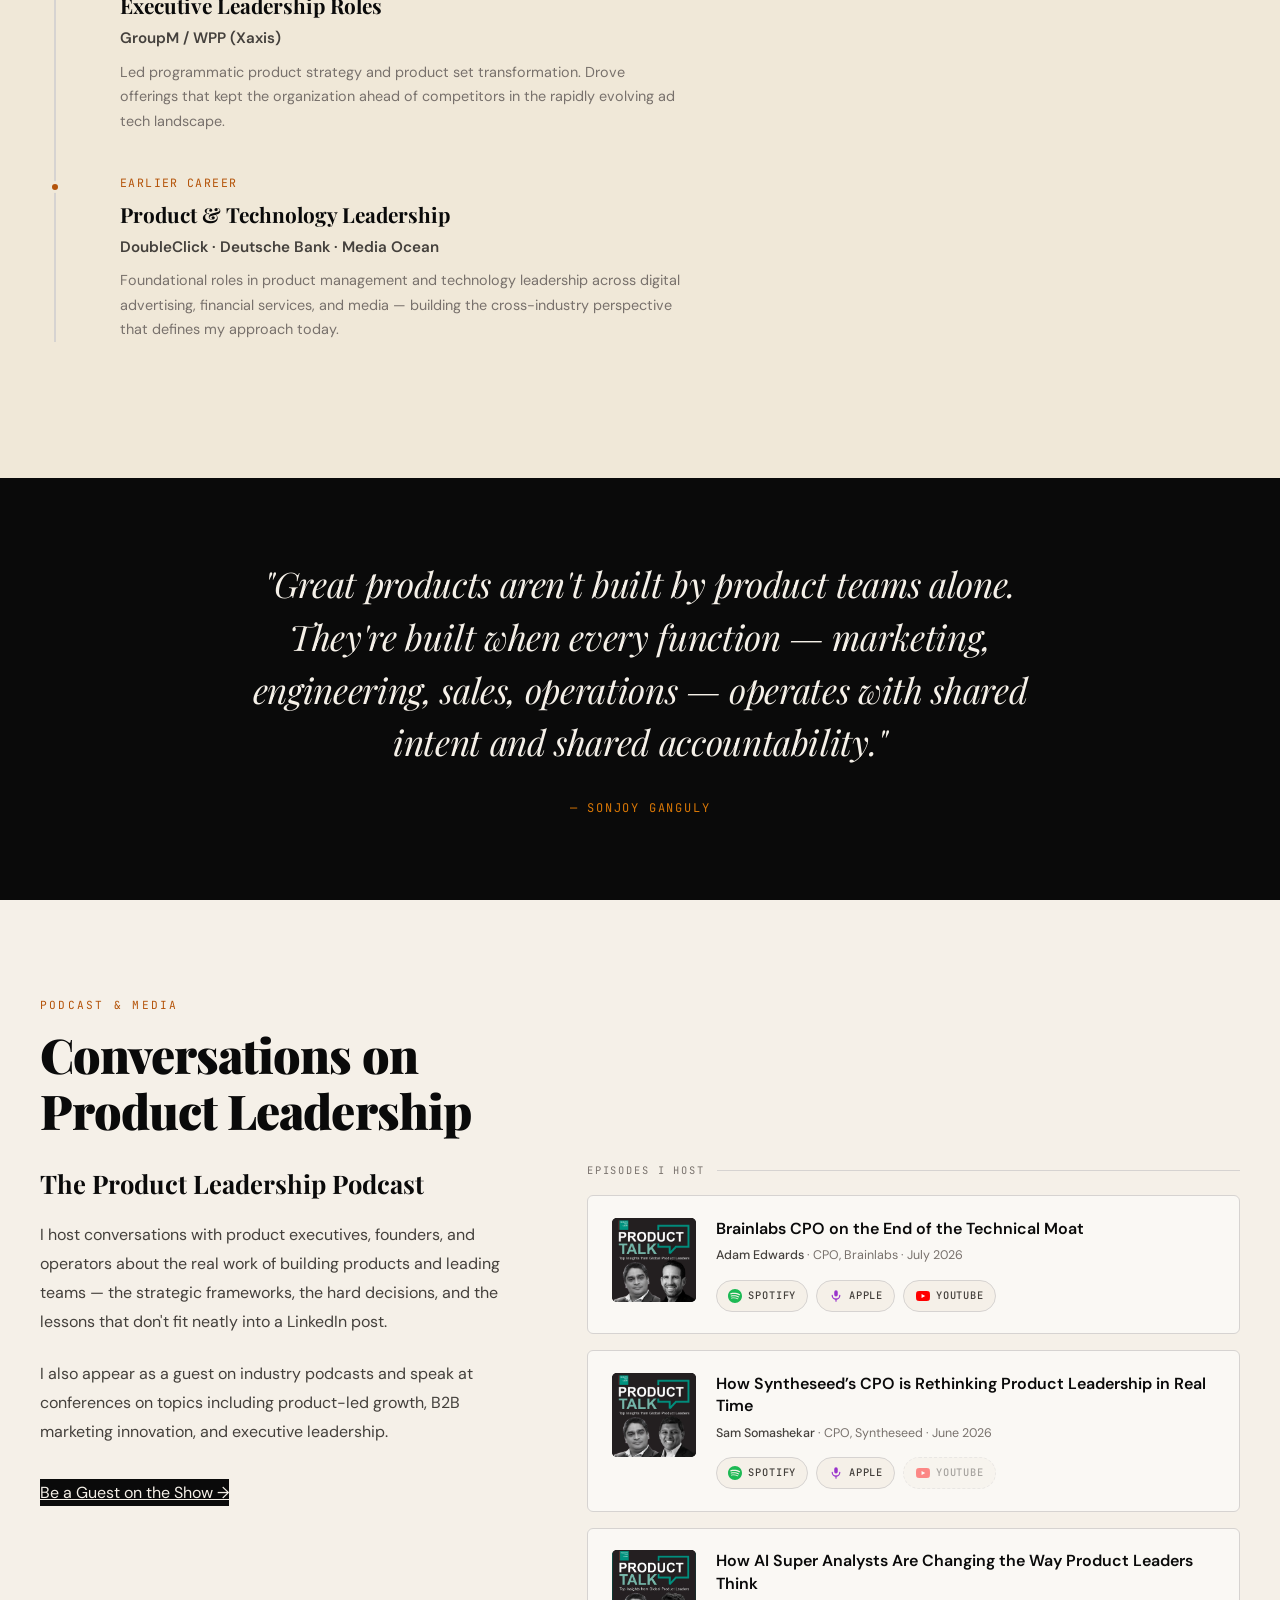
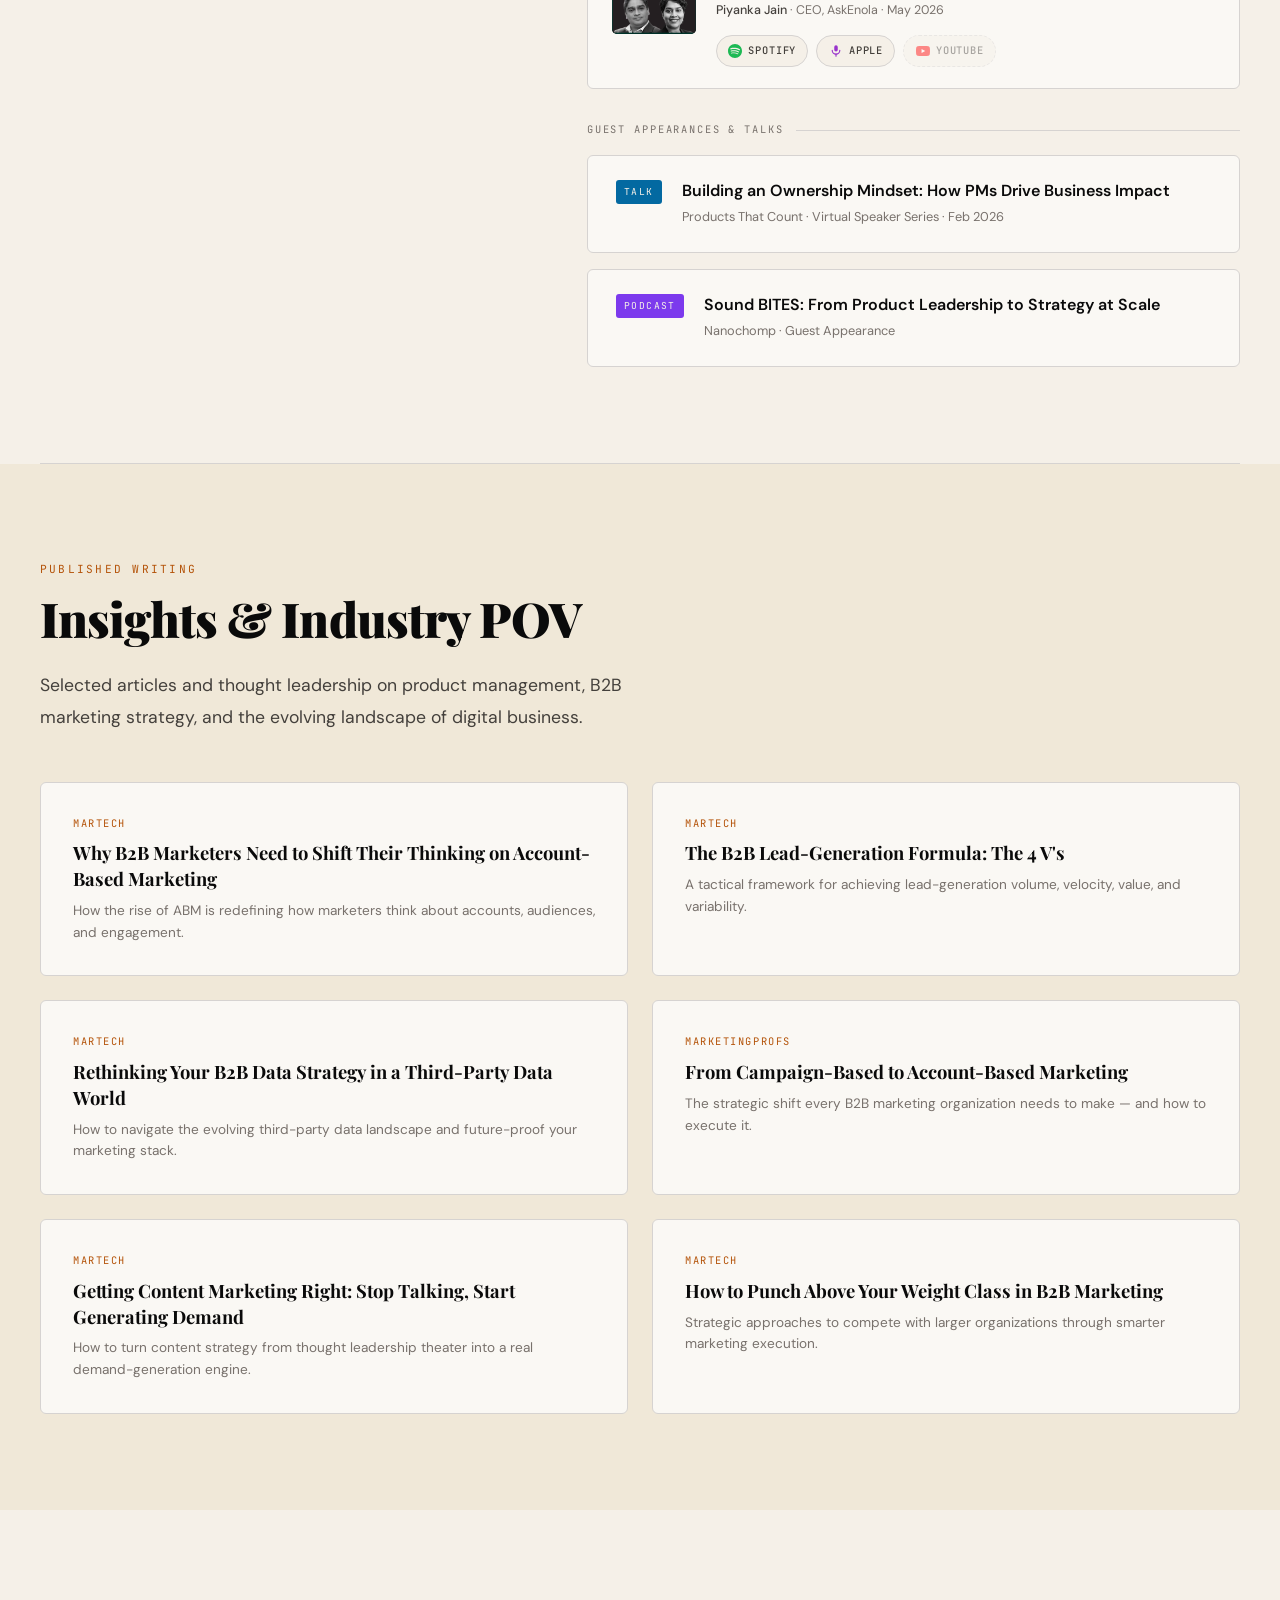
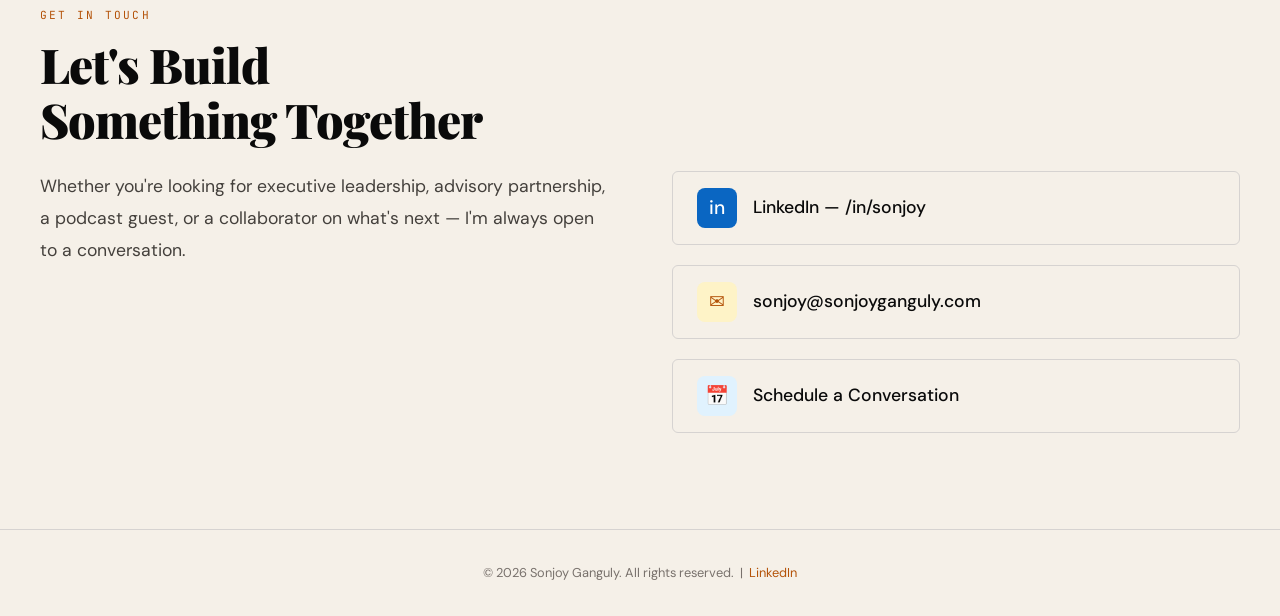
<file: v2/index.html>
<!DOCTYPE html>
<html lang="en">
<head>
  <meta charset="UTF-8">
  <meta name="viewport" content="width=device-width, initial-scale=1.0">
  <title>Sonjoy Ganguly — Product &amp; Revenue Executive</title>
  <meta name="description" content="Sonjoy Ganguly is a C-suite product, marketing, and revenue executive with 30+ years of experience transforming organizations across ad tech, martech, SaaS, and financial services.">
  <meta property="og:title" content="Sonjoy Ganguly — Product & Revenue Executive">
  <meta property="og:description" content="C-suite executive with 30+ years transforming product, marketing, and revenue organizations.">
  <meta property="og:type" content="website">
  <meta property="og:url" content="https://www.sonjoyganguly.com">
  <link rel="preconnect" href="https://fonts.googleapis.com">
  <link rel="preconnect" href="https://fonts.gstatic.com" crossorigin>
  <link href="https://fonts.googleapis.com/css2?family=Playfair+Display:ital,wght@0,400;0,700;0,900;1,400&family=DM+Sans:ital,wght@0,400;0,500;0,700;1,400&family=JetBrains+Mono:wght@400;500&display=swap" rel="stylesheet">
  <style>
    :root {
      --ink: #0a0a0a;
      --paper: #f5f0e8;
      --warm: #f0e8d8;
      --accent: #b45309;
      --accent-light: #d97706;
      --accent-bg: #fef3c7;
      --slate: #44403c;
      --stone: #78716c;
      --muted: #a8a29e;
      --divider: #d6d3d1;
      --card: #faf8f4;
      --serif: 'Playfair Display', Georgia, serif;
      --sans: 'DM Sans', -apple-system, sans-serif;
      --mono: 'JetBrains Mono', monospace;
    }

    *, *::before, *::after { margin: 0; padding: 0; box-sizing: border-box; }

    html { scroll-behavior: smooth; font-size: 16px; }

    body {
      font-family: var(--sans);
      background: var(--paper);
      color: var(--ink);
      line-height: 1.7;
      -webkit-font-smoothing: antialiased;
      overflow-x: hidden;
    }

    ::selection { background: var(--accent); color: #fff; }

    /* ── NAV ── */
    nav {
      position: fixed; top: 0; left: 0; right: 0; z-index: 100;
      background: rgba(245, 240, 232, 0.92);
      backdrop-filter: blur(16px);
      -webkit-backdrop-filter: blur(16px);
      border-bottom: 1px solid var(--divider);
      transition: transform 0.3s ease;
    }
    nav .nav-inner {
      max-width: 1200px; margin: 0 auto;
      display: flex; justify-content: space-between; align-items: center;
      padding: 1rem 2rem;
    }
    nav .logo {
      font-family: var(--serif); font-weight: 900; font-size: 1.25rem;
      color: var(--ink); text-decoration: none; letter-spacing: -0.02em;
    }
    nav .logo span { color: var(--accent); }
    nav ul {
      display: flex; list-style: none; gap: 2rem; align-items: center;
    }
    nav ul li a {
      font-size: 0.85rem; font-weight: 500; text-decoration: none; color: var(--slate);
      letter-spacing: 0.06em; text-transform: uppercase;
      transition: color 0.2s;
    }
    nav ul li a:hover { color: var(--accent); }
    .nav-cta {
      background: var(--ink); color: var(--paper) !important; padding: 0.5rem 1.25rem;
      border-radius: 4px; text-transform: uppercase !important; font-weight: 700 !important;
      transition: background 0.2s !important;
    }
    .nav-cta:hover { background: var(--accent) !important; }

    .hamburger {
      display: none; background: none; border: none; cursor: pointer; padding: 4px;
    }
    .hamburger span {
      display: block; width: 24px; height: 2px; background: var(--ink);
      margin: 5px 0; transition: all 0.3s;
    }

    /* ── HERO ── */
    .hero {
      min-height: 100vh;
      display: flex; align-items: center;
      padding: 8rem 2rem 4rem;
      position: relative;
      overflow: hidden;
    }
    .hero::before {
      content: '';
      position: absolute; top: -200px; right: -200px;
      width: 700px; height: 700px;
      background: radial-gradient(circle, rgba(180,83,9,0.07) 0%, transparent 70%);
      border-radius: 50%;
      pointer-events: none;
    }
    .hero::after {
      content: 'SG';
      position: absolute; bottom: -60px; right: 40px;
      font-family: var(--serif); font-weight: 900;
      font-size: 28rem; color: rgba(10,10,10,0.025);
      line-height: 1; pointer-events: none;
    }
    .hero-inner {
      max-width: 1200px; margin: 0 auto; width: 100%;
      display: grid; grid-template-columns: 1fr 1fr; gap: 4rem; align-items: center;
    }
    .hero-text .overline {
      font-family: var(--mono); font-size: 0.75rem; letter-spacing: 0.15em;
      text-transform: uppercase; color: var(--accent);
      margin-bottom: 1.5rem; display: block;
    }
    .hero-text h1 {
      font-family: var(--serif); font-size: 4.5rem; font-weight: 900;
      line-height: 1.05; letter-spacing: -0.03em;
      margin-bottom: 1.5rem;
    }
    .hero-text h1 em {
      font-style: italic; color: var(--accent);
    }
    .hero-text .subtitle {
      font-size: 1.25rem; color: var(--slate); max-width: 500px;
      margin-bottom: 2rem; line-height: 1.7;
    }
    .hero-links {
      display: flex; gap: 1rem; flex-wrap: wrap;
    }
    .hero-links a {
      display: inline-flex; align-items: center; gap: 0.5rem;
      padding: 0.75rem 1.5rem; font-size: 0.9rem; font-weight: 600;
      text-decoration: none; border-radius: 4px; transition: all 0.25s;
    }
    .btn-primary {
      background: var(--ink); color: var(--paper);
    }
    .btn-primary:hover { background: var(--accent); }
    .btn-secondary {
      background: transparent; color: var(--ink);
      border: 2px solid var(--ink);
    }
    .btn-secondary:hover { border-color: var(--accent); color: var(--accent); }

    .hero-visual {
      display: flex; justify-content: center; align-items: center;
      position: relative;
    }
    .headshot-frame {
      width: 380px; height: 460px;
      background: var(--warm);
      border: 2px solid var(--divider);
      border-radius: 8px;
      position: relative;
      overflow: hidden;
    }
    .headshot-frame::before {
      content: '';
      position: absolute; inset: 8px;
      border: 1px solid var(--accent);
      border-radius: 4px;
      opacity: 0.3;
      z-index: 1;
    }
    .headshot-frame img {
      width: 100%; height: 100%;
      object-fit: cover; object-position: center top;
      display: block;
    }

    /* ── SECTION BASE ── */
    section {
      padding: 6rem 2rem;
    }
    .section-inner {
      max-width: 1200px; margin: 0 auto;
    }
    .section-overline {
      font-family: var(--mono); font-size: 0.7rem; letter-spacing: 0.2em;
      text-transform: uppercase; color: var(--accent); margin-bottom: 0.75rem;
      display: block;
    }
    .section-title {
      font-family: var(--serif); font-size: 3rem; font-weight: 900;
      line-height: 1.15; letter-spacing: -0.02em; margin-bottom: 1.5rem;
    }
    .section-desc {
      font-size: 1.1rem; color: var(--slate); max-width: 640px;
      line-height: 1.8; margin-bottom: 3rem;
    }
    .divider-line {
      height: 1px; background: var(--divider); border: none;
      max-width: 1200px; margin: 0 auto;
    }

    /* ── ABOUT ── */
    #about { background: var(--ink); color: var(--paper); }
    #about .section-overline { color: var(--accent-light); }
    #about .section-desc { color: #d6d3d1; }
    .about-grid {
      display: grid; grid-template-columns: 1fr 1fr; gap: 4rem;
    }
    .about-narrative {
      font-size: 1.05rem; line-height: 1.9; color: #d6d3d1;
    }
    .about-narrative p + p { margin-top: 1.5rem; }
    .about-narrative strong { color: var(--paper); font-weight: 600; }
    .stat-grid {
      display: grid; grid-template-columns: 1fr 1fr; gap: 2rem;
    }
    .stat-card {
      padding: 2rem; border: 1px solid rgba(255,255,255,0.1);
      border-radius: 6px;
    }
    .stat-card .number {
      font-family: var(--serif); font-size: 3rem; font-weight: 900;
      color: var(--accent-light); line-height: 1;
    }
    .stat-card .label {
      font-size: 0.85rem; color: #a8a29e; margin-top: 0.5rem;
      text-transform: uppercase; letter-spacing: 0.08em;
    }

    /* ── EXPERTISE PILLARS ── */
    .pillars-grid {
      display: grid; grid-template-columns: repeat(3, 1fr); gap: 2rem;
    }
    .pillar-card {
      background: var(--card);
      border: 1px solid var(--divider);
      border-radius: 6px;
      padding: 2.5rem 2rem;
      transition: all 0.3s;
      position: relative; overflow: hidden;
    }
    .pillar-card::before {
      content: '';
      position: absolute; top: 0; left: 0; right: 0;
      height: 3px; background: var(--accent);
      transform: scaleX(0); transform-origin: left;
      transition: transform 0.4s ease;
    }
    .pillar-card:hover::before { transform: scaleX(1); }
    .pillar-card:hover { border-color: var(--accent); }
    .pillar-icon {
      position: relative;
      width: 30px; height: 30px;
      color: var(--slate);
      margin-bottom: 2rem;
      transition: color 0.3s ease, transform 0.3s ease;
    }
    .pillar-icon svg { width: 100%; height: 100%; display: block; overflow: visible; }
    .pillar-icon .acc   { stroke: var(--accent); }
    .pillar-icon .acc-f { fill: var(--accent); stroke: none; }
    .pillar-icon::after {
      content: '';
      position: absolute; left: 0; bottom: -0.85rem;
      width: 20px; height: 1px; background: var(--accent);
      transition: width 0.4s ease;
    }
    .pillar-card:hover .pillar-icon { color: var(--ink); }
    .pillar-card:hover .pillar-icon::after { width: 40px; }
    .pillar-card h3 {
      font-family: var(--serif); font-size: 1.35rem; font-weight: 700;
      margin-bottom: 0.75rem;
    }
    .pillar-card p {
      font-size: 0.95rem; color: var(--slate); line-height: 1.7;
    }

    /* ── CAREER TIMELINE ── */
    #career { background: var(--warm); }
    .timeline {
      position: relative; padding-left: 3rem;
    }
    .timeline::before {
      content: '';
      position: absolute; top: 0; bottom: 0; left: 14px;
      width: 2px; background: var(--divider);
    }
    .timeline-item {
      position: relative; margin-bottom: 2.5rem;
      padding-left: 2rem;
    }
    .timeline-item::before {
      content: '';
      position: absolute; left: -2.45rem; top: 8px;
      width: 12px; height: 12px; background: var(--accent);
      border: 3px solid var(--warm);
      border-radius: 50%;
    }
    .timeline-item .era {
      font-family: var(--mono); font-size: 0.72rem; color: var(--accent);
      letter-spacing: 0.12em; text-transform: uppercase; margin-bottom: 0.25rem;
    }
    .timeline-item h3 {
      font-family: var(--serif); font-size: 1.3rem; font-weight: 700;
      margin-bottom: 0.15rem;
    }
    .timeline-item .org {
      font-weight: 600; color: var(--slate); font-size: 0.95rem;
      margin-bottom: 0.5rem;
    }
    .timeline-item p {
      font-size: 0.9rem; color: var(--stone); line-height: 1.7;
      max-width: 560px;
    }

    /* ── PODCAST / MEDIA ── */
    .media-layout {
      display: grid; grid-template-columns: 0.85fr 1.15fr; gap: 4rem;
      align-items: start;
    }
    .media-intro h3 {
      font-family: var(--serif); font-size: 1.6rem; font-weight: 700;
      margin-bottom: 1rem;
    }
    .media-intro p {
      color: var(--slate); line-height: 1.8; margin-bottom: 1.5rem;
    }
    .media-list {
      display: flex; flex-direction: column; gap: 1rem;
    }
    .media-group-label {
      font-family: var(--mono); font-size: 0.65rem; letter-spacing: 0.18em;
      text-transform: uppercase; color: var(--stone);
      display: flex; align-items: center; gap: 0.75rem;
      margin-top: 1rem;
    }
    .media-group-label:first-child { margin-top: 0; }
    .media-group-label::after {
      content: ''; flex: 1; height: 1px; background: var(--divider);
    }

    /* Episode cards (hosted episodes with platform links) */
    .episode-card {
      background: var(--card); border: 1px solid var(--divider);
      border-radius: 6px; padding: 1.35rem 1.5rem;
      display: grid; grid-template-columns: 84px 1fr; gap: 1.25rem;
      align-items: start;
      transition: border-color 0.25s, box-shadow 0.25s;
    }
    .episode-card:hover {
      border-color: var(--accent);
      box-shadow: 0 4px 24px rgba(180,83,9,0.08);
    }
    .ep-thumb {
      position: relative; width: 84px; height: 84px;
      border-radius: 5px; overflow: hidden; flex-shrink: 0;
      background: var(--ink);
      display: grid; place-items: center;
    }
    .ep-thumb::before {
      content: attr(data-initials);
      font-family: var(--serif); font-size: 1.4rem; font-weight: 700;
      color: var(--paper); opacity: 0.55;
    }
    .ep-thumb img {
      position: absolute; inset: 0;
      width: 100%; height: 100%; object-fit: cover; display: block;
    }
    .ep-body { min-width: 0; }
    .ep-title {
      font-size: 1rem; font-weight: 600; line-height: 1.4;
      margin-bottom: 0.3rem;
    }
    .ep-title a { color: inherit; text-decoration: none; }
    .ep-title a:hover { color: var(--accent); }
    .ep-meta {
      font-size: 0.78rem; color: var(--stone); margin-bottom: 0.85rem;
    }
    .ep-guest { color: var(--slate); font-weight: 500; }

    /* Platform link pills */
    .ep-links { display: flex; flex-wrap: wrap; gap: 0.5rem; }
    .plat {
      display: inline-flex; align-items: center; gap: 0.4rem;
      font-family: var(--mono); font-size: 0.65rem; letter-spacing: 0.08em;
      text-transform: uppercase; font-weight: 500;
      color: var(--slate); text-decoration: none;
      background: var(--paper); border: 1px solid var(--divider);
      border-radius: 999px; padding: 0.38rem 0.7rem;
      transition: border-color 0.2s, transform 0.2s, background 0.2s, color 0.2s;
      white-space: nowrap;
    }
    .plat svg { width: 14px; height: 14px; flex-shrink: 0; }
    .plat:hover { transform: translateY(-1px); color: var(--ink); }
    .plat-spotify:hover { border-color: #1db954; background: rgba(29,185,84,0.08); }
    .plat-apple:hover   { border-color: #9933cc; background: rgba(153,51,204,0.08); }
    .plat-youtube:hover { border-color: #ff0000; background: rgba(255,0,0,0.07); }
    .plat-soon {
      opacity: 0.45; cursor: default; border-style: dashed;
    }
    .plat-soon:hover { transform: none; color: var(--slate); }

    /* Appearance / talk cards (single link) */
    .media-card {
      background: var(--card); border: 1px solid var(--divider);
      border-radius: 6px; padding: 1.5rem 1.75rem;
      text-decoration: none; color: inherit;
      display: flex; align-items: flex-start; gap: 1.25rem;
      transition: all 0.25s;
    }
    .media-card:hover { border-color: var(--accent); transform: translateX(4px); }
    .media-card .type-badge {
      font-family: var(--mono); font-size: 0.6rem; letter-spacing: 0.15em;
      text-transform: uppercase; color: var(--paper);
      padding: 0.25rem 0.5rem; border-radius: 3px;
      white-space: nowrap;
      flex-shrink: 0;
    }
    .badge-podcast { background: #7c3aed; }
    .badge-video { background: #dc2626; }
    .badge-article { background: var(--accent); }
    .badge-talk { background: #0369a1; }
    .media-card h4 {
      font-size: 1rem; font-weight: 600; margin-bottom: 0.25rem; line-height: 1.4;
    }
    .media-card .media-meta {
      font-size: 0.8rem; color: var(--stone);
    }

    /* ── PUBLICATIONS ── */
    #publications { background: var(--warm); }
    .pub-grid {
      display: grid; grid-template-columns: repeat(2, 1fr); gap: 1.5rem;
    }
    .pub-card {
      background: var(--card); border: 1px solid var(--divider);
      border-radius: 6px; padding: 2rem;
      text-decoration: none; color: inherit;
      transition: all 0.25s;
      display: block;
    }
    .pub-card:hover { border-color: var(--accent); box-shadow: 0 4px 24px rgba(180,83,9,0.08); }
    .pub-card .pub-source {
      font-family: var(--mono); font-size: 0.65rem; letter-spacing: 0.15em;
      text-transform: uppercase; color: var(--accent); margin-bottom: 0.5rem;
      display: block;
    }
    .pub-card h4 {
      font-family: var(--serif); font-size: 1.15rem; font-weight: 700;
      line-height: 1.4; margin-bottom: 0.5rem;
    }
    .pub-card p {
      font-size: 0.85rem; color: var(--stone); line-height: 1.6;
    }

    /* ── PHILOSOPHY ── */
    .philosophy-block {
      background: var(--ink); color: var(--paper);
      padding: 5rem 2rem; text-align: center;
    }
    .philosophy-block blockquote {
      font-family: var(--serif); font-size: 2.2rem; font-weight: 400;
      font-style: italic; line-height: 1.5; max-width: 800px; margin: 0 auto 1.5rem;
      letter-spacing: -0.01em;
    }
    .philosophy-block cite {
      font-family: var(--mono); font-size: 0.75rem; font-style: normal;
      color: var(--accent-light); letter-spacing: 0.15em; text-transform: uppercase;
    }

    /* ── CONTACT ── */
    #contact { background: var(--paper); }
    .contact-grid {
      display: grid; grid-template-columns: 1fr 1fr; gap: 4rem;
      align-items: start;
    }
    .contact-links {
      display: flex; flex-direction: column; gap: 1.25rem;
    }
    .contact-link {
      display: flex; align-items: center; gap: 1rem;
      text-decoration: none; color: var(--ink);
      font-size: 1.1rem; font-weight: 500;
      padding: 1rem 1.5rem; border-radius: 6px;
      border: 1px solid var(--divider);
      transition: all 0.25s;
    }
    .contact-link:hover { border-color: var(--accent); color: var(--accent); background: var(--card); }
    .contact-link .link-icon {
      width: 40px; height: 40px; border-radius: 8px;
      display: flex; align-items: center; justify-content: center;
      font-size: 1.2rem; flex-shrink: 0;
    }

    /* ── FOOTER ── */
    footer {
      padding: 2rem;
      text-align: center;
      font-size: 0.8rem; color: var(--stone);
      border-top: 1px solid var(--divider);
    }
    footer a { color: var(--accent); text-decoration: none; }

    /* ── ANIMATIONS ── */
    .reveal {
      opacity: 0; transform: translateY(30px);
      transition: opacity 0.7s ease, transform 0.7s ease;
    }
    .reveal.visible {
      opacity: 1; transform: translateY(0);
    }

    /* ── RESPONSIVE ── */
    @media (max-width: 960px) {
      .hero-inner { grid-template-columns: 1fr; text-align: center; }
      .hero-text h1 { font-size: 3rem; }
      .hero-text .subtitle { margin-left: auto; margin-right: auto; }
      .hero-links { justify-content: center; }
      .hero-visual { margin-top: 2rem; }
      .headshot-frame { width: 280px; height: 340px; }
      .about-grid { grid-template-columns: 1fr; }
      .pillars-grid { grid-template-columns: 1fr; }
      .media-layout { grid-template-columns: 1fr; gap: 2.5rem; }
      .pub-grid { grid-template-columns: 1fr; }
      .contact-grid { grid-template-columns: 1fr; }
      .section-title { font-size: 2.25rem; }
      nav ul { display: none; }
      .hamburger { display: block; }
      nav ul.open {
        display: flex; flex-direction: column;
        position: absolute; top: 100%; left: 0; right: 0;
        background: var(--paper); border-top: 1px solid var(--divider);
        padding: 1.5rem 2rem; gap: 1.25rem;
      }
    }
    @media (max-width: 600px) {
      .hero { padding: 7rem 1.25rem 3rem; }
      .episode-card { grid-template-columns: 64px 1fr; gap: 1rem; padding: 1.15rem 1.15rem; }
      .ep-thumb { width: 64px; height: 64px; }
      .plat { font-size: 0.6rem; padding: 0.35rem 0.6rem; }
      .hero-text h1 { font-size: 2.4rem; }
      section { padding: 4rem 1.25rem; }
      .stat-grid { grid-template-columns: 1fr; }
      .hero::after { font-size: 16rem; right: 10px; bottom: -30px; }
    }
  </style>
</head>
<body>

<!-- ══════════ NAV ══════════ -->
<nav>
  <div class="nav-inner">
    <a href="#" class="logo">Sonjoy<span>.</span></a>
    <button class="hamburger" onclick="document.querySelector('nav ul').classList.toggle('open')" aria-label="Menu">
      <span></span><span></span><span></span>
    </button>
    <ul>
      <li><a href="#about">About</a></li>
      <li><a href="#expertise">Expertise</a></li>
      <li><a href="#career">Career</a></li>
      <li><a href="#media">Podcast &amp; Media</a></li>
      <li><a href="#publications">Writing</a></li>
      <li><a href="#contact" class="nav-cta">Connect</a></li>
    </ul>
  </div>
</nav>

<!-- ══════════ HERO ══════════ -->
<section class="hero" id="hero">
  <div class="hero-inner">
    <div class="hero-text">
      <span class="overline">Product · Marketing · Revenue · Operations</span>
      <h1>Build it. <em>Scale it.</em> Lead it.</h1>
      <p class="subtitle">I'm Sonjoy Ganguly — a C-suite executive with 30+ years transforming product, marketing, and revenue organizations across ad tech, martech, SaaS, and financial services. I don't just ship products; I build the strategies, teams, and operating systems that create durable business value.</p>
      <div class="hero-links">
        <a href="#contact" class="btn-primary">Let's Connect</a>
        <a href="#media" class="btn-secondary">Hear My Podcast</a>
      </div>
    </div>
    <div class="hero-visual">
      <div class="headshot-frame">
        <img src="Sonjoy-Ganguly-Web.jpg" alt="Sonjoy Ganguly — Product & Revenue Executive">
      </div>
    </div>
  </div>
</section>

<!-- ══════════ ABOUT ══════════ -->
<section id="about">
  <div class="section-inner reveal">
    <span class="section-overline">About</span>
    <h2 class="section-title" style="color: var(--paper);">The Operator Behind<br>the Transformation</h2>
    <div class="about-grid">
      <div class="about-narrative">
        <p>I've spent my career at the intersection of <strong>product strategy, revenue growth, and operational excellence</strong>. From DoubleClick in the early days of digital advertising to CPO roles at MikMak and DigitalZone, I've led organizations through the hardest inflection points — scaling teams from startup to growth stage, turning around stalled product lines, and building go-to-market engines that actually work.</p>
        <p>My path has taken me through <strong>GroupM/WPP, Deloitte, Deutsche Bank, and Madison Logic</strong> — spanning ad tech, martech, financial services, and enterprise SaaS. At each stop, the mandate was the same: take something complex, make it simple, make it scale, and make it profitable. I've held P&L ownership, managed engineering and IT organizations, led marketing and partnerships functions, and served as the connective tissue between the C-suite vision and the execution on the ground.</p>
        <p>I studied at <strong>NYU Stern School of Business</strong>, and I'm a frequent speaker and published contributor on topics including product-led growth, account-based marketing, B2B innovation, and executive leadership.</p>
      </div>
      <div class="stat-grid">
        <div class="stat-card">
          <div class="number">30+</div>
          <div class="label">Years of Leadership</div>
        </div>
        <div class="stat-card">
          <div class="number">8+</div>
          <div class="label">C-Suite / SVP Roles</div>
        </div>
        <div class="stat-card">
          <div class="number">6</div>
          <div class="label">Industries Spanned</div>
        </div>
        <div class="stat-card">
          <div class="number">NYU</div>
          <div class="label">Stern School of Business</div>
        </div>
      </div>
    </div>
  </div>
</section>

<!-- ══════════ EXPERTISE ══════════ -->
<section id="expertise">
  <div class="section-inner reveal">
    <span class="section-overline">Areas of Expertise</span>
    <h2 class="section-title">Not Just Product.<br>The Whole Business.</h2>
    <p class="section-desc">Most executives specialize. I integrate. My career has been defined by bridging the gaps between product, marketing, revenue, and technology — building organizations where every function operates as a single growth engine.</p>
    <div class="pillars-grid">
      <div class="pillar-card">
        <div class="pillar-icon"><svg viewBox="0 0 24 24" fill="none" stroke="currentColor" stroke-width="1.25" stroke-linecap="round" stroke-linejoin="round" aria-hidden="true"><path d="M2.5 15h19"/><circle cx="7" cy="15" r="1.9"/><circle cx="13" cy="15" r="1.9"/><circle class="acc-f" cx="19" cy="15" r="1.9"/><path class="acc" d="M19 12.6V6"/><path class="acc-f" d="M19 6.2l-4.6 1.6L19 9.4z"/></svg></div>
        <h3>Product Strategy &amp; Management</h3>
        <p>End-to-end product leadership: vision, roadmapping, discovery, delivery, and lifecycle management. Building product organizations from scratch and transforming existing ones for scale.</p>
      </div>
      <div class="pillar-card">
        <div class="pillar-icon"><svg viewBox="0 0 24 24" fill="none" stroke="currentColor" stroke-width="1.25" stroke-linecap="round" stroke-linejoin="round" aria-hidden="true"><path d="M2.5 20.5h19"/><rect x="4.5" y="13" width="4" height="7.5"/><rect x="10" y="9" width="4" height="11.5"/><rect class="acc-f" x="15.5" y="4.5" width="4" height="16"/></svg></div>
        <h3>Revenue &amp; Go-to-Market</h3>
        <p>P&L ownership with a track record of driving revenue growth through pricing strategy, market positioning, sales enablement, and data-driven GTM execution.</p>
      </div>
      <div class="pillar-card">
        <div class="pillar-icon"><svg viewBox="0 0 24 24" fill="none" stroke="currentColor" stroke-width="1.25" stroke-linecap="round" stroke-linejoin="round" aria-hidden="true"><circle cx="9.25" cy="12" r="5.75"/><circle class="acc" cx="14.75" cy="12" r="5.75"/></svg></div>
        <h3>Marketing &amp; Partnerships</h3>
        <p>Demand generation, ABM, content strategy, brand positioning, and strategic partnerships. Deep expertise connecting marketing investment to measurable pipeline outcomes.</p>
      </div>
      <div class="pillar-card">
        <div class="pillar-icon"><svg viewBox="0 0 24 24" fill="none" stroke="currentColor" stroke-width="1.25" stroke-linecap="round" stroke-linejoin="round" aria-hidden="true"><path d="M7.5 7.5L3 12l4.5 4.5"/><path d="M16.5 7.5L21 12l-4.5 4.5"/><path class="acc" d="M13.75 5.5l-3.5 13"/></svg></div>
        <h3>Engineering &amp; IT</h3>
        <p>Leading engineering teams, managing technical debt, driving platform modernization, and aligning technology investment with business priorities.</p>
      </div>
      <div class="pillar-card">
        <div class="pillar-icon"><svg viewBox="0 0 24 24" fill="none" stroke="currentColor" stroke-width="1.25" stroke-linecap="round" stroke-linejoin="round" aria-hidden="true"><circle cx="6" cy="6" r="1.5"/><circle cx="12" cy="6" r="1.5"/><circle cx="18" cy="6" r="1.5"/><circle cx="6" cy="12" r="1.5"/><circle class="acc-f" cx="12" cy="12" r="1.9"/><circle cx="18" cy="12" r="1.5"/><circle cx="6" cy="18" r="1.5"/><circle cx="12" cy="18" r="1.5"/><circle cx="18" cy="18" r="1.5"/></svg></div>
        <h3>Operations &amp; Scale</h3>
        <p>Building operational frameworks, process optimization, organizational design, and cross-functional alignment that enable companies to scale efficiently.</p>
      </div>
      <div class="pillar-card">
        <div class="pillar-icon"><svg viewBox="0 0 24 24" fill="none" stroke="currentColor" stroke-width="1.25" stroke-linecap="round" stroke-linejoin="round" aria-hidden="true"><path d="M15.5 5.6a7.25 7.25 0 1 0 2.9 2.9"/><path class="acc" d="M12 12l9.5-9.5"/><path class="acc" d="M15.5 2.5H21.5V8.5"/></svg></div>
        <h3>Innovation &amp; Transformation</h3>
        <p>Identifying market inflection points, leading digital transformation, and cultivating a culture of innovation across the organization. Turning complexity into competitive advantage.</p>
      </div>
    </div>
  </div>
</section>

<!-- ══════════ CAREER ══════════ -->
<section id="career">
  <div class="section-inner reveal">
    <span class="section-overline">Career Trajectory</span>
    <h2 class="section-title">Three Decades of Building</h2>
    <p class="section-desc">A selective overview of the leadership roles and organizations that have shaped my approach to building products, teams, and businesses.</p>
    <div class="timeline">
      <div class="timeline-item">
        <div class="era">2026 – Present</div>
        <h3>Product Executive-in-Residence</h3>
        <div class="org">Mighty Capital</div>
        <p>Advise portfolio companies and founders on product strategy, positioning, and go-to-market as they scale from early traction to durable growth.</p>
      </div>
      <div class="timeline-item">
        <div class="era">2026 – Present</div>
        <h3>Advisory Council</h3>
        <div class="org">Products That Count</div>
        <p>Serve on the advisory council of the world&#8217;s largest product management network, shaping programming and community for product leaders.</p>
      </div>
      <div class="timeline-item">
        <div class="era">2026 – Present</div>
        <h3>Podcast Host — Product Talk</h3>
        <div class="org">Products That Count</div>
        <p>Host conversations with CPOs, founders, and operators on the craft of product leadership — the frameworks, the trade-offs, and the decisions that actually move a business.</p>
      </div>
      <div class="timeline-item">
        <div class="era">2024</div>
        <h3>Chief Product Officer</h3>
        <div class="org">DigitalZone</div>
        <p>Led product strategy and execution for B2B demand generation platform. Drove product-led growth initiatives and built cross-functional product organization.</p>
      </div>
      <div class="timeline-item">
        <div class="era">2021 – 2023</div>
        <h3>Chief Product Officer</h3>
        <div class="org">MikMak</div>
        <p>Owned product vision, roadmap, and P&L for e-commerce enablement platform serving Fortune 500 brands. Scaled product and engineering teams during critical growth phase.</p>
      </div>
      <div class="timeline-item">
        <div class="era">2017 – 2020</div>
        <h3>Chief Product Officer</h3>
        <div class="org">Madison Logic</div>
        <p>Built and led the product management organization for the leading ABM platform. Transformed product strategy, launched new data products, and drove category-defining innovation.</p>
      </div>
      <div class="timeline-item">
        <div class="era">2015 – 2017</div>
        <h3>Strategy, Brand &amp; Innovation</h3>
        <div class="org">Deloitte</div>
        <p>Managed definition and execution of new product strategies to help the firm and its clients adopt emerging technologies and create innovative, market-leading solutions at scale.</p>
      </div>
      <div class="timeline-item">
        <div class="era">2010 – 2015</div>
        <h3>Executive Leadership Roles</h3>
        <div class="org">GroupM / WPP (Xaxis)</div>
        <p>Led programmatic product strategy and product set transformation. Drove offerings that kept the organization ahead of competitors in the rapidly evolving ad tech landscape.</p>
      </div>
      <div class="timeline-item">
        <div class="era">Earlier Career</div>
        <h3>Product &amp; Technology Leadership</h3>
        <div class="org">DoubleClick · Deutsche Bank · Media Ocean</div>
        <p>Foundational roles in product management and technology leadership across digital advertising, financial services, and media — building the cross-industry perspective that defines my approach today.</p>
      </div>
    </div>
  </div>
</section>

<!-- ══════════ PHILOSOPHY QUOTE ══════════ -->
<div class="philosophy-block">
  <blockquote>"Great products aren't built by product teams alone. They're built when every function — marketing, engineering, sales, operations — operates with shared intent and shared accountability."</blockquote>
  <cite>— Sonjoy Ganguly</cite>
</div>

<!-- ══════════ PODCAST & MEDIA ══════════ -->
<section id="media">
  <div class="section-inner reveal">
    <span class="section-overline">Podcast &amp; Media</span>
    <h2 class="section-title">Conversations on<br>Product Leadership</h2>
    <div class="media-layout">
      <div class="media-intro">
        <h3>The Product Leadership Podcast</h3>
        <p>I host conversations with product executives, founders, and operators about the real work of building products and leading teams — the strategic frameworks, the hard decisions, and the lessons that don't fit neatly into a LinkedIn post.</p>
        <p>I also appear as a guest on industry podcasts and speak at conferences on topics including product-led growth, B2B marketing innovation, and executive leadership.</p>
        <a href="#contact" class="btn-primary" style="display:inline-flex; margin-top:0.5rem;">Be a Guest on the Show →</a>
      </div>
      <div class="media-list">

        <div class="media-group-label">Episodes I Host</div>

        <article class="episode-card">
          <div class="ep-thumb" data-initials="AE">
            <img src="Adam_Edwards.png" alt="Product Talk episode with Adam Edwards" loading="lazy" onerror="this.remove()">
          </div>
          <div class="ep-body">
            <h4 class="ep-title"><a href="https://www.youtube.com/watch?v=qrPfVA0rLS0" target="_blank" rel="noopener">Brainlabs CPO on the End of the Technical Moat</a></h4>
            <div class="ep-meta"><span class="ep-guest">Adam Edwards</span> &middot; CPO, Brainlabs &middot; July 2026</div>
            <div class="ep-links">
              <a href="https://open.spotify.com/episode/5LCI9mmFbwvP7mxiu2D8Fi" class="plat plat-spotify" target="_blank" rel="noopener" aria-label="Listen on Spotify"><svg viewBox="0 0 24 24" aria-hidden="true"><path fill="#1db954" d="M12 0C5.4 0 0 5.4 0 12s5.4 12 12 12 12-5.4 12-12S18.66 0 12 0zm5.521 17.34c-.24.359-.66.48-1.021.24-2.82-1.74-6.36-2.101-10.561-1.141-.418.122-.779-.24-.899-.6-.12-.421.24-.781.6-.901 4.56-1.021 8.52-.6 11.64 1.32.42.18.479.659.241 1.082zm1.44-3.3c-.301.42-.841.6-1.262.3-3.239-1.98-8.159-2.58-11.939-1.38-.479.12-1.02-.12-1.14-.6-.12-.48.12-1.021.6-1.141C9.6 9.9 15 10.561 18.72 12.84c.361.181.54.78.241 1.2zm.12-3.36C15.24 8.4 8.82 8.16 5.16 9.301c-.6.179-1.2-.181-1.38-.721-.18-.601.18-1.2.72-1.381 4.26-1.26 11.28-1.02 15.721 1.621.539.3.719 1.02.419 1.56-.299.421-1.02.599-1.559.3z"/></svg><span>Spotify</span></a>
              <a href="https://podcasts.apple.com/us/podcast/brainlabs-cpo-on-the-end-of-the-technical-moat/id1038890550?i=1000775644578" class="plat plat-apple" target="_blank" rel="noopener" aria-label="Listen on Apple"><svg viewBox="0 0 24 24" aria-hidden="true"><rect x="9" y="2" width="6" height="11" rx="3" fill="#9933cc"/><path d="M5.5 10.8a6.5 6.5 0 0 0 13 0" fill="none" stroke="#9933cc" stroke-width="2" stroke-linecap="round"/><path d="M12 17.4v3.4" fill="none" stroke="#9933cc" stroke-width="2" stroke-linecap="round"/></svg><span>Apple</span></a>
              <a href="https://www.youtube.com/watch?v=qrPfVA0rLS0" class="plat plat-youtube" target="_blank" rel="noopener" aria-label="Listen on YouTube"><svg viewBox="0 0 24 24" aria-hidden="true"><path fill="#ff0000" d="M23.498 6.186a3.016 3.016 0 0 0-2.122-2.136C19.505 3.545 12 3.545 12 3.545s-7.505 0-9.377.505A3.017 3.017 0 0 0 .502 6.186C0 8.07 0 12 0 12s0 3.93.502 5.814a3.016 3.016 0 0 0 2.122 2.136c1.871.505 9.376.505 9.376.505s7.505 0 9.377-.505a3.015 3.015 0 0 0 2.122-2.136C24 15.93 24 12 24 12s0-3.93-.502-5.814z"/><path fill="#fff" d="M9.545 15.568V8.432L15.818 12l-6.273 3.568z"/></svg><span>YouTube</span></a>
            </div>
          </div>
        </article>

        <article class="episode-card">
          <div class="ep-thumb" data-initials="SS">
            <img src="Sam___Sonjoy_Thumbnail.png" alt="Product Talk episode with Sam Somashekar" loading="lazy" onerror="this.remove()">
          </div>
          <div class="ep-body">
            <h4 class="ep-title"><a href="https://open.spotify.com/episode/3xHAPOenlDM1hIibKe3IEi" target="_blank" rel="noopener">How Syntheseed&#8217;s CPO is Rethinking Product Leadership in Real Time</a></h4>
            <div class="ep-meta"><span class="ep-guest">Sam Somashekar</span> &middot; CPO, Syntheseed &middot; June 2026</div>
            <div class="ep-links">
              <a href="https://open.spotify.com/episode/3xHAPOenlDM1hIibKe3IEi" class="plat plat-spotify" target="_blank" rel="noopener" aria-label="Listen on Spotify"><svg viewBox="0 0 24 24" aria-hidden="true"><path fill="#1db954" d="M12 0C5.4 0 0 5.4 0 12s5.4 12 12 12 12-5.4 12-12S18.66 0 12 0zm5.521 17.34c-.24.359-.66.48-1.021.24-2.82-1.74-6.36-2.101-10.561-1.141-.418.122-.779-.24-.899-.6-.12-.421.24-.781.6-.901 4.56-1.021 8.52-.6 11.64 1.32.42.18.479.659.241 1.082zm1.44-3.3c-.301.42-.841.6-1.262.3-3.239-1.98-8.159-2.58-11.939-1.38-.479.12-1.02-.12-1.14-.6-.12-.48.12-1.021.6-1.141C9.6 9.9 15 10.561 18.72 12.84c.361.181.54.78.241 1.2zm.12-3.36C15.24 8.4 8.82 8.16 5.16 9.301c-.6.179-1.2-.181-1.38-.721-.18-.601.18-1.2.72-1.381 4.26-1.26 11.28-1.02 15.721 1.621.539.3.719 1.02.419 1.56-.299.421-1.02.599-1.559.3z"/></svg><span>Spotify</span></a>
              <a href="https://podcasts.apple.com/us/podcast/how-syntheseed-cpo-is-rethinking-product-leadership/id1038890550?i=1000773116303" class="plat plat-apple" target="_blank" rel="noopener" aria-label="Listen on Apple"><svg viewBox="0 0 24 24" aria-hidden="true"><rect x="9" y="2" width="6" height="11" rx="3" fill="#9933cc"/><path d="M5.5 10.8a6.5 6.5 0 0 0 13 0" fill="none" stroke="#9933cc" stroke-width="2" stroke-linecap="round"/><path d="M12 17.4v3.4" fill="none" stroke="#9933cc" stroke-width="2" stroke-linecap="round"/></svg><span>Apple</span></a>
              <span class="plat plat-youtube plat-soon" title="YouTube link coming soon"><svg viewBox="0 0 24 24" aria-hidden="true"><path fill="#ff0000" d="M23.498 6.186a3.016 3.016 0 0 0-2.122-2.136C19.505 3.545 12 3.545 12 3.545s-7.505 0-9.377.505A3.017 3.017 0 0 0 .502 6.186C0 8.07 0 12 0 12s0 3.93.502 5.814a3.016 3.016 0 0 0 2.122 2.136c1.871.505 9.376.505 9.376.505s7.505 0 9.377-.505a3.015 3.015 0 0 0 2.122-2.136C24 15.93 24 12 24 12s0-3.93-.502-5.814z"/><path fill="#fff" d="M9.545 15.568V8.432L15.818 12l-6.273 3.568z"/></svg><span>YouTube</span></span>
            </div>
          </div>
        </article>

        <article class="episode-card">
          <div class="ep-thumb" data-initials="PJ">
            <img src="Piyanka_Jain.png" alt="Product Talk episode with Piyanka Jain" loading="lazy" onerror="this.remove()">
          </div>
          <div class="ep-body">
            <h4 class="ep-title"><a href="https://productsthatcount.com/how-ai-super-analysts-are-changing-the-way-product-leaders-think/" target="_blank" rel="noopener">How AI Super Analysts Are Changing the Way Product Leaders Think</a></h4>
            <div class="ep-meta"><span class="ep-guest">Piyanka Jain</span> &middot; CEO, AskEnola &middot; May 2026</div>
            <div class="ep-links">
              <a href="https://open.spotify.com/episode/1L3oGF6S1NjkVTtLDiZgAR" class="plat plat-spotify" target="_blank" rel="noopener" aria-label="Listen on Spotify"><svg viewBox="0 0 24 24" aria-hidden="true"><path fill="#1db954" d="M12 0C5.4 0 0 5.4 0 12s5.4 12 12 12 12-5.4 12-12S18.66 0 12 0zm5.521 17.34c-.24.359-.66.48-1.021.24-2.82-1.74-6.36-2.101-10.561-1.141-.418.122-.779-.24-.899-.6-.12-.421.24-.781.6-.901 4.56-1.021 8.52-.6 11.64 1.32.42.18.479.659.241 1.082zm1.44-3.3c-.301.42-.841.6-1.262.3-3.239-1.98-8.159-2.58-11.939-1.38-.479.12-1.02-.12-1.14-.6-.12-.48.12-1.021.6-1.141C9.6 9.9 15 10.561 18.72 12.84c.361.181.54.78.241 1.2zm.12-3.36C15.24 8.4 8.82 8.16 5.16 9.301c-.6.179-1.2-.181-1.38-.721-.18-.601.18-1.2.72-1.381 4.26-1.26 11.28-1.02 15.721 1.621.539.3.719 1.02.419 1.56-.299.421-1.02.599-1.559.3z"/></svg><span>Spotify</span></a>
              <a href="https://podcasts.apple.com/us/podcast/how-ai-super-analysts-are-changing-the-way-product/id1038890550?i=1000767946631" class="plat plat-apple" target="_blank" rel="noopener" aria-label="Listen on Apple"><svg viewBox="0 0 24 24" aria-hidden="true"><rect x="9" y="2" width="6" height="11" rx="3" fill="#9933cc"/><path d="M5.5 10.8a6.5 6.5 0 0 0 13 0" fill="none" stroke="#9933cc" stroke-width="2" stroke-linecap="round"/><path d="M12 17.4v3.4" fill="none" stroke="#9933cc" stroke-width="2" stroke-linecap="round"/></svg><span>Apple</span></a>
              <span class="plat plat-youtube plat-soon" title="YouTube link coming soon"><svg viewBox="0 0 24 24" aria-hidden="true"><path fill="#ff0000" d="M23.498 6.186a3.016 3.016 0 0 0-2.122-2.136C19.505 3.545 12 3.545 12 3.545s-7.505 0-9.377.505A3.017 3.017 0 0 0 .502 6.186C0 8.07 0 12 0 12s0 3.93.502 5.814a3.016 3.016 0 0 0 2.122 2.136c1.871.505 9.376.505 9.376.505s7.505 0 9.377-.505a3.015 3.015 0 0 0 2.122-2.136C24 15.93 24 12 24 12s0-3.93-.502-5.814z"/><path fill="#fff" d="M9.545 15.568V8.432L15.818 12l-6.273 3.568z"/></svg><span>YouTube</span></span>
            </div>
          </div>
        </article>

        <div class="media-group-label">Guest Appearances &amp; Talks</div>

        <a href="https://productsthatcount.com/building-an-ownership-mindset-how-pms-drive-business-impact/" class="media-card" target="_blank" rel="noopener">
          <span class="type-badge badge-talk">Talk</span>
          <div>
            <h4>Building an Ownership Mindset: How PMs Drive Business Impact</h4>
            <div class="media-meta">Products That Count &middot; Virtual Speaker Series &middot; Feb 2026</div>
          </div>
        </a>
        <a href="https://www.nanochomp.com/soundbitespodcast/v/e37-sound-bites-sonjoy-ganguly-digitalzone" class="media-card" target="_blank" rel="noopener">
          <span class="type-badge badge-podcast">Podcast</span>
          <div>
            <h4>Sound BITES: From Product Leadership to Strategy at Scale</h4>
            <div class="media-meta">Nanochomp &middot; Guest Appearance</div>
          </div>
        </a>
      </div>
    </div>
  </div>
</section>

<hr class="divider-line">

<!-- ══════════ PUBLICATIONS ══════════ -->
<section id="publications">
  <div class="section-inner reveal">
    <span class="section-overline">Published Writing</span>
    <h2 class="section-title">Insights &amp; Industry POV</h2>
    <p class="section-desc">Selected articles and thought leadership on product management, B2B marketing strategy, and the evolving landscape of digital business.</p>
    <div class="pub-grid">
      <a href="https://martech.org/account-based-marketing-why-b2b-marketers-need-to-shift-thinking/" class="pub-card" target="_blank">
        <span class="pub-source">MarTech</span>
        <h4>Why B2B Marketers Need to Shift Their Thinking on Account-Based Marketing</h4>
        <p>How the rise of ABM is redefining how marketers think about accounts, audiences, and engagement.</p>
      </a>
      <a href="https://martech.org/b2b-lead-generation-formula-4-vs/" class="pub-card" target="_blank">
        <span class="pub-source">MarTech</span>
        <h4>The B2B Lead-Generation Formula: The 4 V's</h4>
        <p>A tactical framework for achieving lead-generation volume, velocity, value, and variability.</p>
      </a>
      <a href="https://martech.org/rethinking-b2b-data-strategy-third-party-data/" class="pub-card" target="_blank">
        <span class="pub-source">MarTech</span>
        <h4>Rethinking Your B2B Data Strategy in a Third-Party Data World</h4>
        <p>How to navigate the evolving third-party data landscape and future-proof your marketing stack.</p>
      </a>
      <a href="https://www.marketingprofs.com/articles/2017/32782/how-to-make-the-move-from-campaign-based-marketing-to-account-based-marketing" class="pub-card" target="_blank">
        <span class="pub-source">MarketingProfs</span>
        <h4>From Campaign-Based to Account-Based Marketing</h4>
        <p>The strategic shift every B2B marketing organization needs to make — and how to execute it.</p>
      </a>
      <a href="https://martech.org/getting-b2b-content-marketing-right-stop-talking-start-generating-demand/" class="pub-card" target="_blank">
        <span class="pub-source">MarTech</span>
        <h4>Getting Content Marketing Right: Stop Talking, Start Generating Demand</h4>
        <p>How to turn content strategy from thought leadership theater into a real demand-generation engine.</p>
      </a>
      <a href="https://martech.org/marketing-punching-weight-class/" class="pub-card" target="_blank">
        <span class="pub-source">MarTech</span>
        <h4>How to Punch Above Your Weight Class in B2B Marketing</h4>
        <p>Strategic approaches to compete with larger organizations through smarter marketing execution.</p>
      </a>
    </div>
  </div>
</section>

<!-- ══════════ CONTACT ══════════ -->
<section id="contact">
  <div class="section-inner reveal">
    <span class="section-overline">Get in Touch</span>
    <h2 class="section-title">Let's Build<br>Something Together</h2>
    <div class="contact-grid">
      <div>
        <p class="section-desc" style="margin-bottom: 2rem;">Whether you're looking for executive leadership, advisory partnership, a podcast guest, or a collaborator on what's next — I'm always open to a conversation.</p>
      </div>
      <div class="contact-links">
        <a href="https://www.linkedin.com/in/sonjoy/" class="contact-link" target="_blank">
          <span class="link-icon" style="background: #0a66c2; color: #fff;">in</span>
          LinkedIn — /in/sonjoy
        </a>
        <a href="mailto:sonjoy@sonjoyganguly.com" class="contact-link">
          <span class="link-icon" style="background: var(--accent-bg); color: var(--accent);">✉</span>
          sonjoy@sonjoyganguly.com
        </a>
        <a href="https://calendly.com/" class="contact-link" target="_blank">
          <span class="link-icon" style="background: #e0f2fe; color: #0369a1;">📅</span>
          Schedule a Conversation
        </a>
      </div>
    </div>
  </div>
</section>

<!-- ══════════ FOOTER ══════════ -->
<footer>
  <p>&copy; 2026 Sonjoy Ganguly. All rights reserved. &nbsp;|&nbsp; <a href="https://www.linkedin.com/in/sonjoy/" target="_blank">LinkedIn</a></p>
</footer>

<!-- ══════════ SCROLL ANIMATIONS ══════════ -->
<script>
  const observer = new IntersectionObserver((entries) => {
    entries.forEach(entry => {
      if (entry.isIntersecting) {
        entry.target.classList.add('visible');
      }
    });
  }, { threshold: 0.1 });

  document.querySelectorAll('.reveal').forEach(el => observer.observe(el));

  // Close mobile nav on link click
  document.querySelectorAll('nav ul li a').forEach(link => {
    link.addEventListener('click', () => {
      document.querySelector('nav ul').classList.remove('open');
    });
  });
</script>

</body>
</html>
</file>
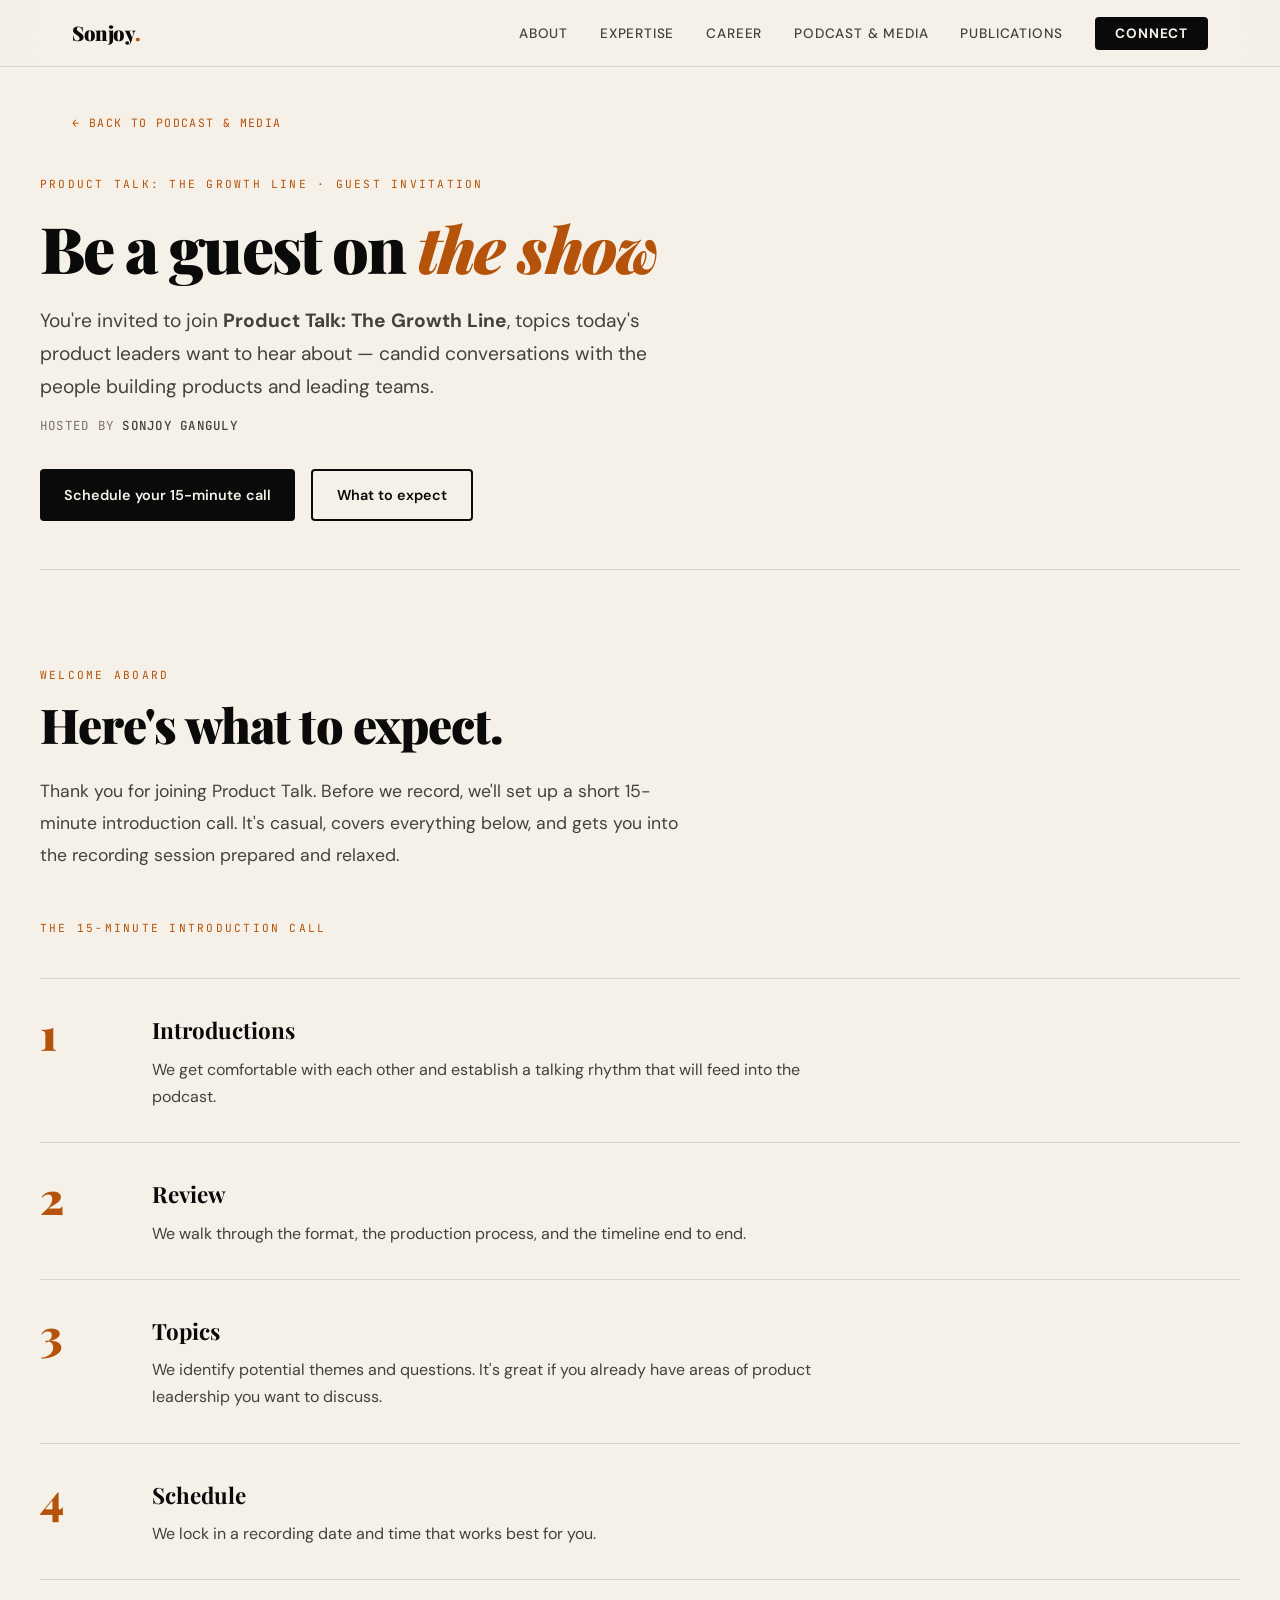
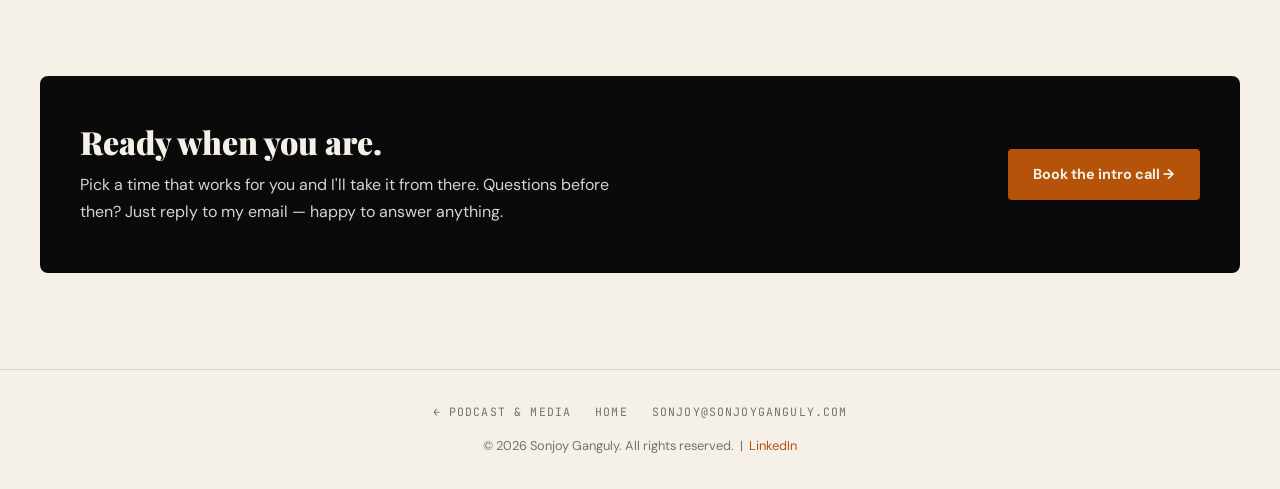
<file: be-a-guest.html>
<!DOCTYPE html>
<html lang="en">
<head>
  <meta charset="UTF-8">
  <meta name="viewport" content="width=device-width, initial-scale=1.0">
  <title>Be a Guest on Product Talk — Sonjoy Ganguly</title>
  <meta name="description" content="You're invited to join Product Talk, hosted by Sonjoy Ganguly. Here's what to expect and how to book your 15-minute introduction call.">
  <meta property="og:title" content="Be a Guest on Product Talk — Sonjoy Ganguly">
  <meta property="og:description" content="What to expect as a guest on Product Talk, and how to book your intro call.">
  <meta property="og:type" content="website">
  <meta property="og:url" content="https://www.sonjoyganguly.com/be-a-guest.html">
  <link rel="preconnect" href="https://fonts.googleapis.com">
  <link rel="preconnect" href="https://fonts.gstatic.com" crossorigin>
  <link href="https://fonts.googleapis.com/css2?family=Playfair+Display:ital,wght@0,400;0,700;0,900;1,400&family=DM+Sans:ital,wght@0,400;0,500;0,700;1,400&family=JetBrains+Mono:wght@400;500&display=swap" rel="stylesheet">
  <link rel="stylesheet" href="styles.css">
</head>
<body>

<!-- ══ NAV ══ -->
<nav>
  <div class="nav-inner">
    <a href="index.html" class="logo">Sonjoy<span>.</span></a>
    <button class="hamburger" onclick="document.querySelector('nav ul').classList.toggle('open')" aria-label="Menu">
      <span></span><span></span><span></span>
    </button>
    <ul>
      <li><a href="index.html#about">About</a></li>
      <li><a href="index.html#expertise">Expertise</a></li>
      <li><a href="index.html#career">Career</a></li>
      <li><a href="index.html#media">Podcast &amp; Media</a></li>
      <li><a href="index.html#publications">Publications</a></li>
      <li><a href="index.html#contact" class="nav-cta">Connect</a></li>
    </ul>
  </div>
</nav>

<!-- ══ BACK LINK ══ -->
<div class="back-row">
  <a class="back-link" href="index.html#media">← Back to Podcast &amp; Media</a>
</div>

<!-- ══ HERO ══ -->
<section class="guest-hero">
  <div class="section-inner">
    <span class="section-overline">Product Talk: The Growth Line · Guest Invitation</span>
    <h1>Be a guest on <em>the show</em></h1>
    <p class="subtitle">You're invited to join <strong>Product Talk: The Growth Line</strong>, topics today's product leaders want to hear about — candid conversations with the people building products and leading teams.</p>
    <p class="host">Hosted by <strong>Sonjoy Ganguly</strong></p>
    <div class="hero-links">
      <a href="https://fantastical.app/sgan2112/pod-intro" class="btn-primary" target="_blank" rel="noopener">Schedule your 15-minute call</a>
      <a href="#what-to-expect" class="btn-secondary">What to expect</a>
    </div>
  </div>
</section>

<hr class="divider-line">

<!-- ══ WHAT TO EXPECT + STEPS ══ -->
<section id="what-to-expect">
  <div class="section-inner">
    <span class="section-overline">Welcome aboard</span>
    <h2 class="section-title">Here's what to expect.</h2>
    <p class="section-desc">Thank you for joining Product Talk. Before we record, we'll set up a short 15-minute introduction call. It's casual, covers everything below, and gets you into the recording session prepared and relaxed.</p>

    <span class="section-overline">The 15-minute introduction call</span>
    <div class="guest-steps">
      <div class="guest-step">
        <div class="num">1</div>
        <div><h3>Introductions</h3><p>We get comfortable with each other and establish a talking rhythm that will feed into the podcast.</p></div>
      </div>
      <div class="guest-step">
        <div class="num">2</div>
        <div><h3>Review</h3><p>We walk through the format, the production process, and the timeline end to end.</p></div>
      </div>
      <div class="guest-step">
        <div class="num">3</div>
        <div><h3>Topics</h3><p>We identify potential themes and questions. It's great if you already have areas of product leadership you want to discuss.</p></div>
      </div>
      <div class="guest-step">
        <div class="num">4</div>
        <div><h3>Schedule</h3><p>We lock in a recording date and time that works best for you.</p></div>
      </div>
    </div>
  </div>
</section>

<!-- ══ BOOKING BAND ══ -->
<section style="padding-top:0;">
  <div class="section-inner">
    <div class="booking-band">
      <div class="band-copy">
        <h2>Ready when you are.</h2>
        <p>Pick a time that works for you and I'll take it from there. Questions before then? Just reply to my email — happy to answer anything.</p>
      </div>
      <a href="https://fantastical.app/sgan2112/pod-intro" class="btn-light" target="_blank" rel="noopener">Book the intro call →</a>
    </div>
  </div>
</section>

<!-- ══ FOOTER ══ -->
<footer>
  <div class="subpage-foot-links">
    <a href="index.html#media">← Podcast &amp; Media</a>
    <a href="index.html">Home</a>
    <a href="mailto:sonjoy@sonjoyganguly.com">sonjoy@sonjoyganguly.com</a>
  </div>
  <p>&copy; 2026 Sonjoy Ganguly. All rights reserved. &nbsp;|&nbsp; <a href="https://www.linkedin.com/in/sonjoy/" target="_blank">LinkedIn</a></p>
</footer>

<script>
  // Close mobile nav on link click
  document.querySelectorAll('nav ul li a').forEach(link => {
    link.addEventListener('click', () => document.querySelector('nav ul').classList.remove('open'));
  });
</script>

</body>
</html>
</file>
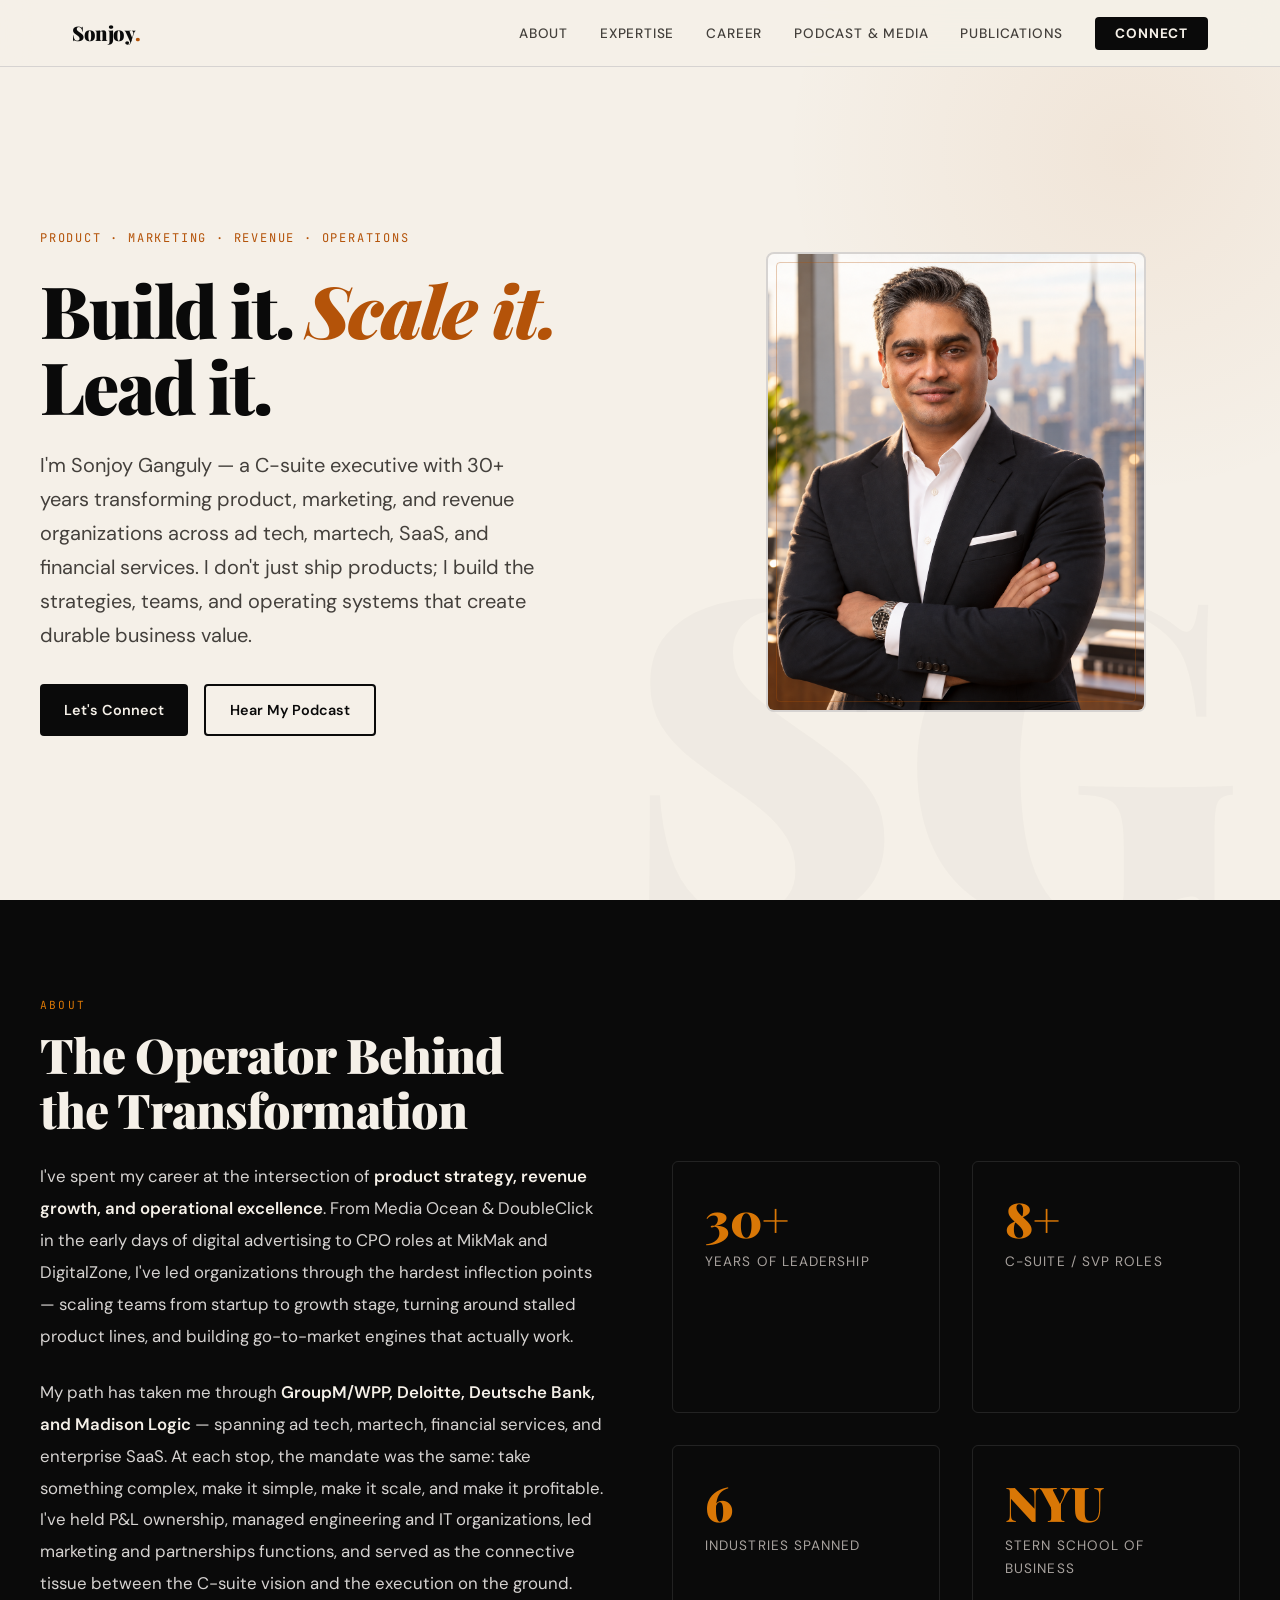
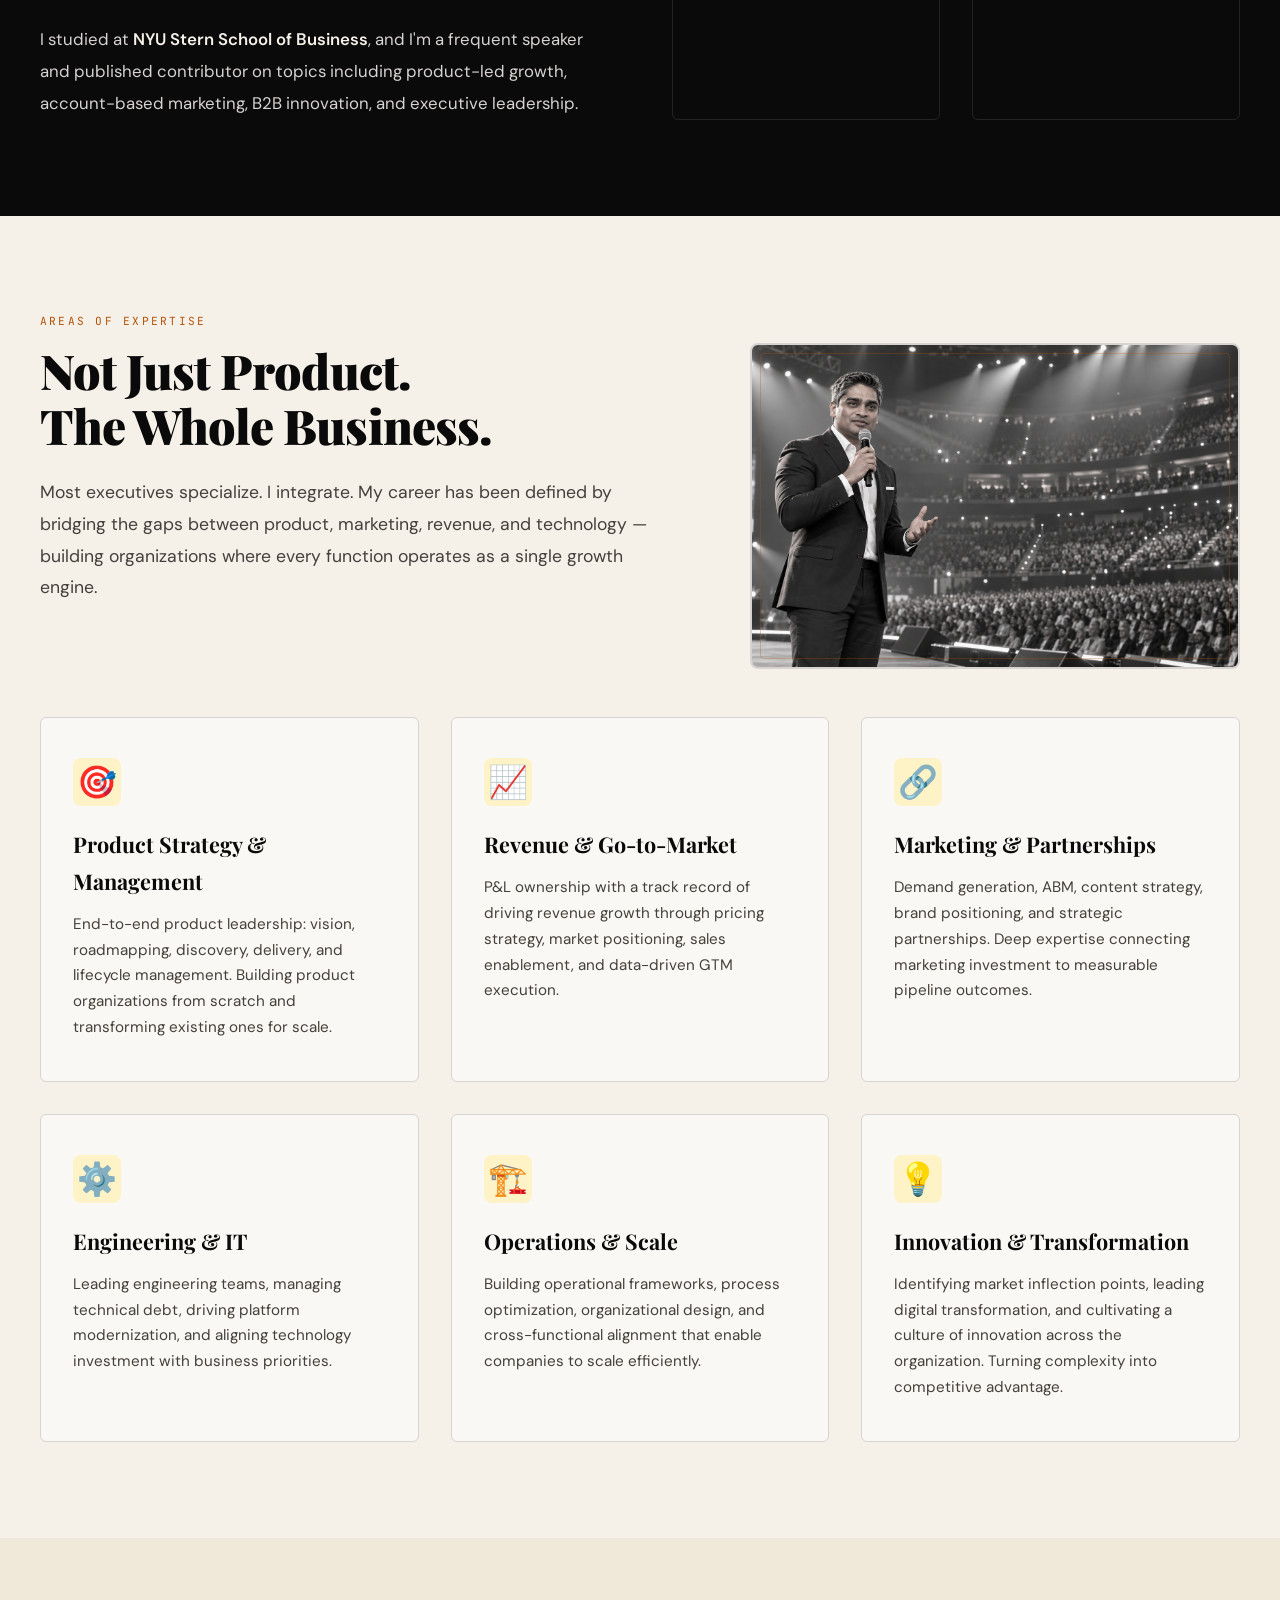
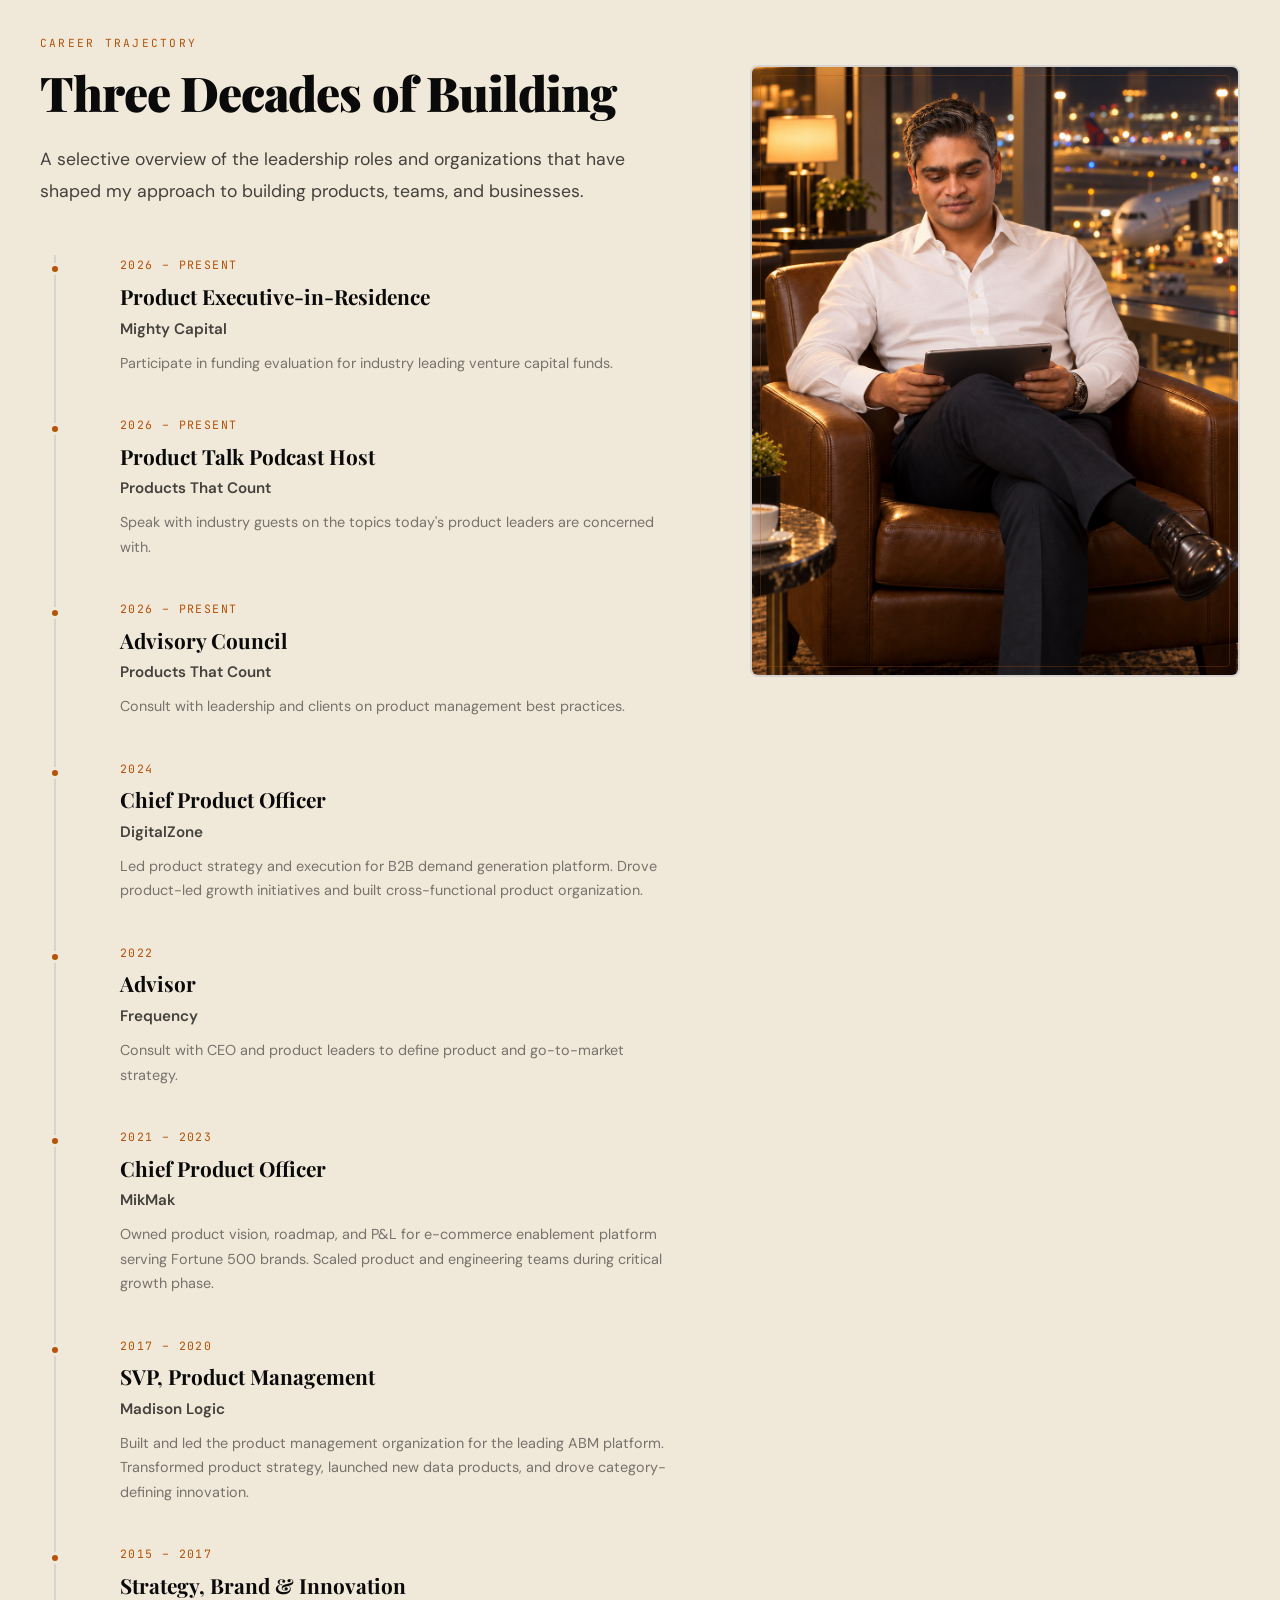
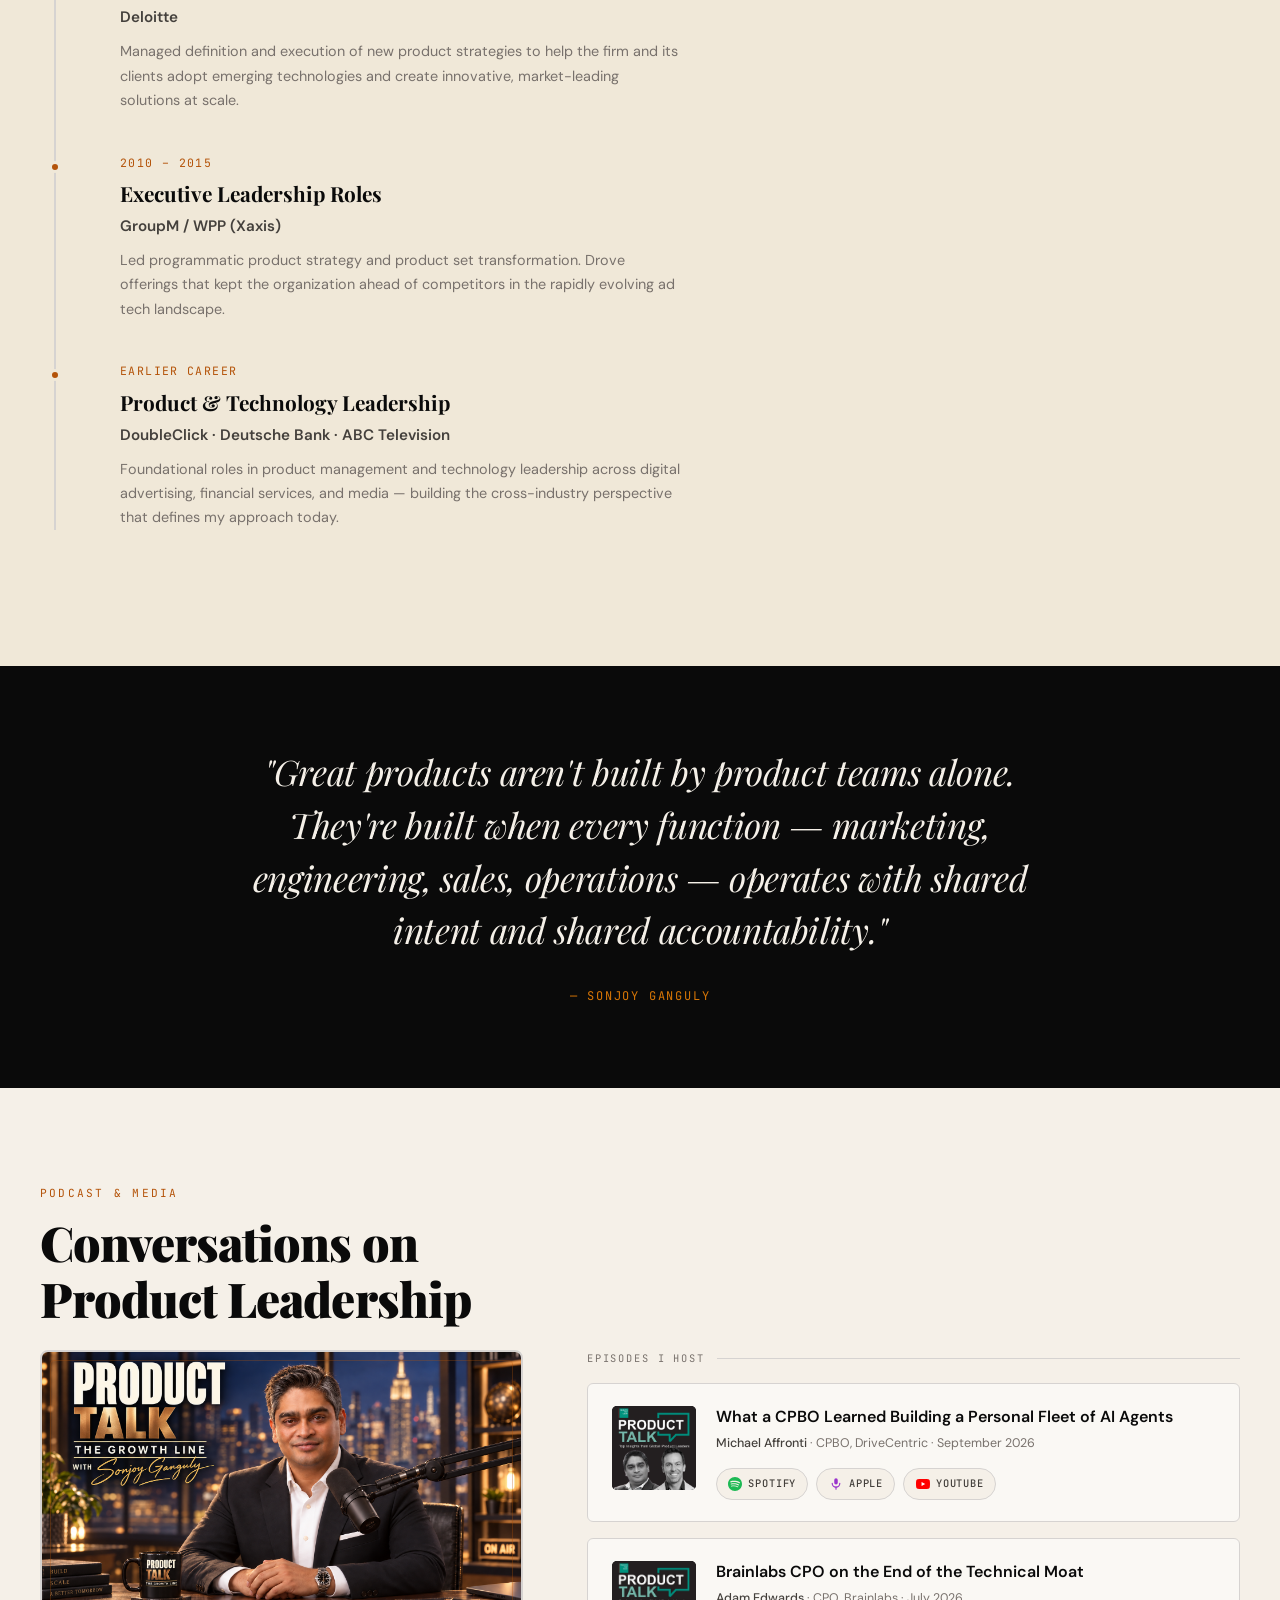
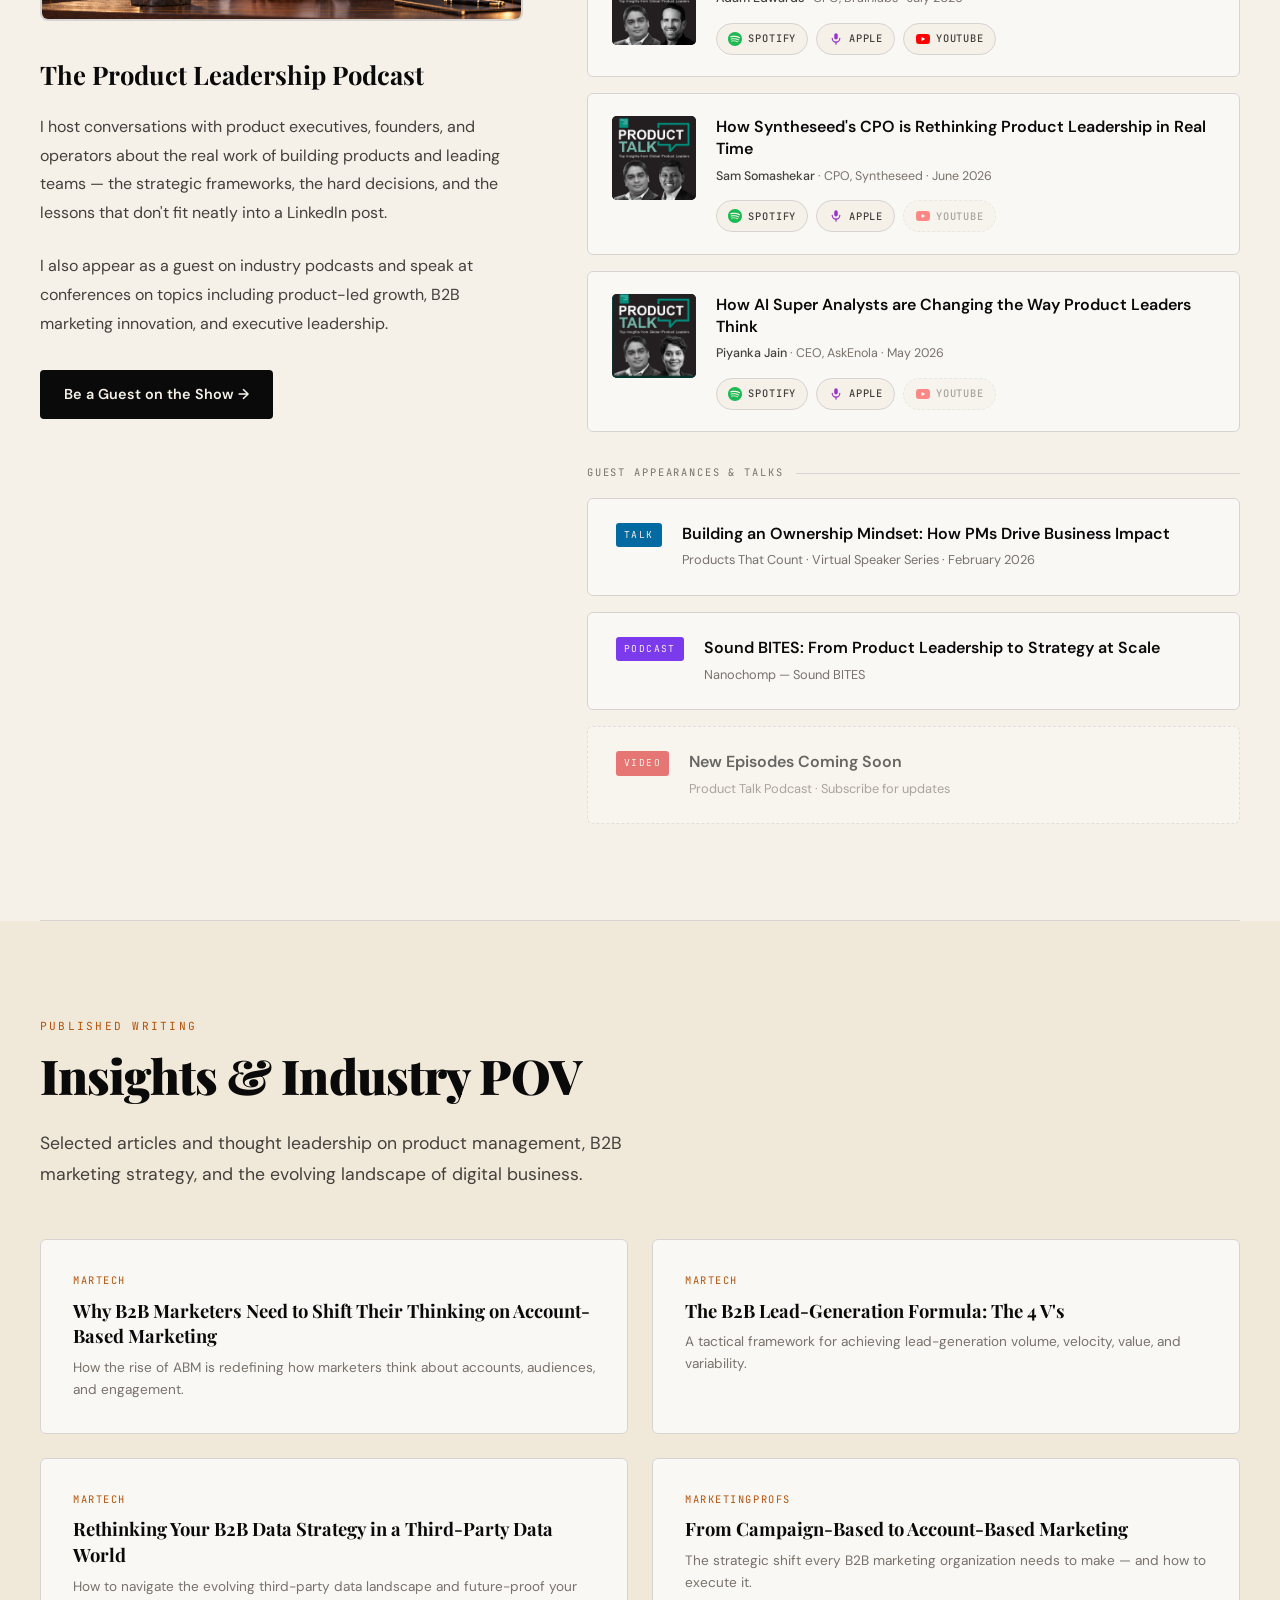
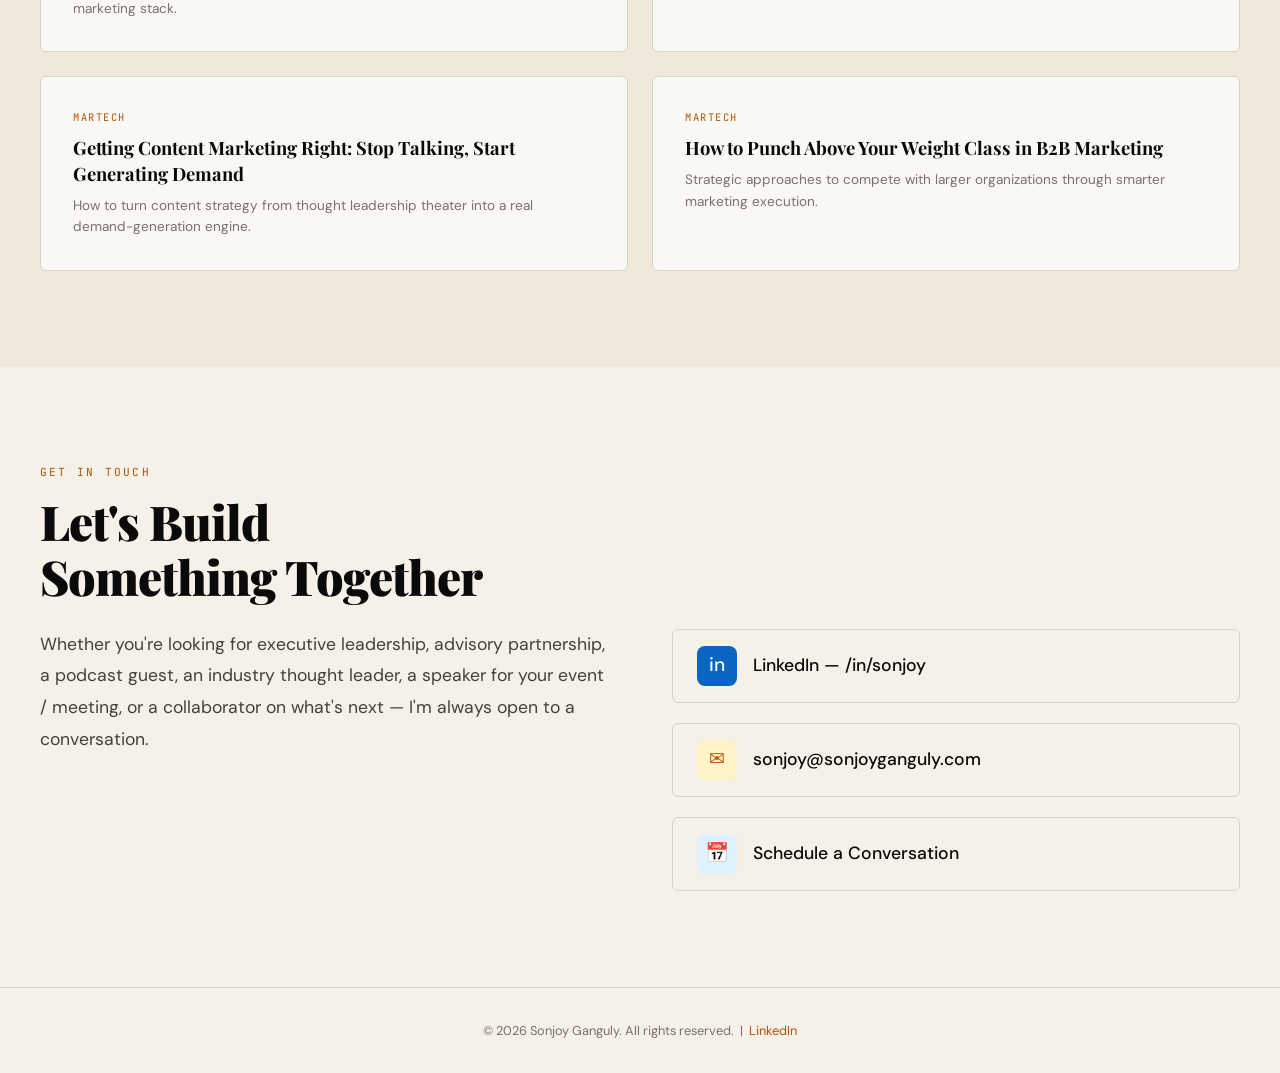
<file: index-old.html>
<!DOCTYPE html>
<html lang="en">
<head>
  <meta charset="UTF-8">
  <meta name="viewport" content="width=device-width, initial-scale=1.0">
  <title>Sonjoy Ganguly — Product &amp; Revenue Executive</title>
  <meta name="description" content="Sonjoy Ganguly is a C-suite product, marketing, and revenue executive with 30+ years of experience transforming organizations across ad tech, martech, SaaS, and financial services.">
  <meta property="og:title" content="Sonjoy Ganguly — Product & Revenue Executive">
  <meta property="og:description" content="C-suite executive with 30+ years transforming product, marketing, and revenue organizations.">
  <meta property="og:type" content="website">
  <meta property="og:url" content="https://www.sonjoyganguly.com">
  <link rel="preconnect" href="https://fonts.googleapis.com">
  <link rel="preconnect" href="https://fonts.gstatic.com" crossorigin>
  <link href="https://fonts.googleapis.com/css2?family=Playfair+Display:ital,wght@0,400;0,700;0,900;1,400&family=DM+Sans:ital,wght@0,400;0,500;0,700;1,400&family=JetBrains+Mono:wght@400;500&display=swap" rel="stylesheet">
  <style>
    :root {
      --ink: #0a0a0a;
      --paper: #f5f0e8;
      --warm: #f0e8d8;
      --accent: #b45309;
      --accent-light: #d97706;
      --accent-bg: #fef3c7;
      --slate: #44403c;
      --stone: #78716c;
      --muted: #a8a29e;
      --divider: #d6d3d1;
      --card: #faf8f4;
      --serif: 'Playfair Display', Georgia, serif;
      --sans: 'DM Sans', -apple-system, sans-serif;
      --mono: 'JetBrains Mono', monospace;
    }

    *, *::before, *::after { margin: 0; padding: 0; box-sizing: border-box; }

    html { scroll-behavior: smooth; font-size: 16px; }

    body {
      font-family: var(--sans);
      background: var(--paper);
      color: var(--ink);
      line-height: 1.7;
      -webkit-font-smoothing: antialiased;
      overflow-x: hidden;
    }

    ::selection { background: var(--accent); color: #fff; }

    /* ── NAV ── */
    nav {
      position: fixed; top: 0; left: 0; right: 0; z-index: 100;
      background: rgba(245, 240, 232, 0.92);
      backdrop-filter: blur(16px);
      -webkit-backdrop-filter: blur(16px);
      border-bottom: 1px solid var(--divider);
      transition: transform 0.3s ease;
    }
    nav .nav-inner {
      max-width: 1200px; margin: 0 auto;
      display: flex; justify-content: space-between; align-items: center;
      padding: 1rem 2rem;
    }
    nav .logo {
      font-family: var(--serif); font-weight: 900; font-size: 1.25rem;
      color: var(--ink); text-decoration: none; letter-spacing: -0.02em;
    }
    nav .logo span { color: var(--accent); }
    nav ul {
      display: flex; list-style: none; gap: 2rem; align-items: center;
    }
    nav ul li a {
      font-size: 0.85rem; font-weight: 500; text-decoration: none; color: var(--slate);
      letter-spacing: 0.06em; text-transform: uppercase;
      transition: color 0.2s;
    }
    nav ul li a:hover { color: var(--accent); }
    .nav-cta {
      background: var(--ink); color: var(--paper) !important; padding: 0.5rem 1.25rem;
      border-radius: 4px; text-transform: uppercase !important; font-weight: 700 !important;
      transition: background 0.2s !important;
    }
    .nav-cta:hover { background: var(--accent) !important; }

    .hamburger {
      display: none; background: none; border: none; cursor: pointer; padding: 4px;
    }
    .hamburger span {
      display: block; width: 24px; height: 2px; background: var(--ink);
      margin: 5px 0; transition: all 0.3s;
    }

    /* ── HERO ── */
    .hero {
      min-height: 100vh;
      display: flex; align-items: center;
      padding: 8rem 2rem 4rem;
      position: relative;
      overflow: hidden;
    }
    .hero::before {
      content: '';
      position: absolute; top: -200px; right: -200px;
      width: 700px; height: 700px;
      background: radial-gradient(circle, rgba(180,83,9,0.07) 0%, transparent 70%);
      border-radius: 50%;
      pointer-events: none;
    }
    .hero::after {
      content: 'SG';
      position: absolute; bottom: -60px; right: 40px;
      font-family: var(--serif); font-weight: 900;
      font-size: 28rem; color: rgba(10,10,10,0.025);
      line-height: 1; pointer-events: none;
    }
    .hero-inner {
      max-width: 1200px; margin: 0 auto; width: 100%;
      display: grid; grid-template-columns: 1fr 1fr; gap: 4rem; align-items: center;
    }
    .hero-text .overline {
      font-family: var(--mono); font-size: 0.75rem; letter-spacing: 0.15em;
      text-transform: uppercase; color: var(--accent);
      margin-bottom: 1.5rem; display: block;
    }
    .hero-text h1 {
      font-family: var(--serif); font-size: 4.5rem; font-weight: 900;
      line-height: 1.05; letter-spacing: -0.03em;
      margin-bottom: 1.5rem;
    }
    .hero-text h1 em {
      font-style: italic; color: var(--accent);
    }
    .hero-text .subtitle {
      font-size: 1.25rem; color: var(--slate); max-width: 500px;
      margin-bottom: 2rem; line-height: 1.7;
    }
    .hero-links {
      display: flex; gap: 1rem; flex-wrap: wrap;
    }
    .hero-links a, .btn-primary, .btn-secondary {
      display: inline-flex; align-items: center; gap: 0.5rem;
      padding: 0.75rem 1.5rem; font-size: 0.9rem; font-weight: 600;
      text-decoration: none; border-radius: 4px; transition: all 0.25s;
    }
    .btn-primary {
      background: var(--ink); color: var(--paper);
    }
    .btn-primary:hover { background: var(--accent); }
    .btn-secondary {
      background: transparent; color: var(--ink);
      border: 2px solid var(--ink);
    }
    .btn-secondary:hover { border-color: var(--accent); color: var(--accent); }

    .hero-visual {
      display: flex; justify-content: center; align-items: center;
      position: relative;
    }
    .headshot-frame {
      width: 380px; height: 460px;
      background: var(--warm);
      border: 2px solid var(--divider);
      border-radius: 8px;
      position: relative;
      overflow: hidden;
    }
    .headshot-frame::before {
      content: '';
      position: absolute; inset: 8px;
      border: 1px solid var(--accent);
      border-radius: 4px;
      opacity: 0.3;
      z-index: 1;
    }
    .headshot-frame img {
      width: 100%; height: 100%;
      object-fit: cover; object-position: center top;
      display: block;
    }

    /* ── SECTION BASE ── */
    section {
      padding: 6rem 2rem;
    }
    .section-inner {
      max-width: 1200px; margin: 0 auto;
    }
    .section-overline {
      font-family: var(--mono); font-size: 0.7rem; letter-spacing: 0.2em;
      text-transform: uppercase; color: var(--accent); margin-bottom: 0.75rem;
      display: block;
    }
    .section-title {
      font-family: var(--serif); font-size: 3rem; font-weight: 900;
      line-height: 1.15; letter-spacing: -0.02em; margin-bottom: 1.5rem;
    }
    .section-desc {
      font-size: 1.1rem; color: var(--slate); max-width: 640px;
      line-height: 1.8; margin-bottom: 3rem;
    }
    .divider-line {
      height: 1px; background: var(--divider); border: none;
      max-width: 1200px; margin: 0 auto;
    }

    /* ── ABOUT ── */
    #about { background: var(--ink); color: var(--paper); }
    #about .section-overline { color: var(--accent-light); }
    #about .section-desc { color: #d6d3d1; }
    .about-grid {
      display: grid; grid-template-columns: 1fr 1fr; gap: 4rem;
    }
    .about-narrative {
      font-size: 1.05rem; line-height: 1.9; color: #d6d3d1;
    }
    .about-narrative p + p { margin-top: 1.5rem; }
    .about-narrative strong { color: var(--paper); font-weight: 600; }
    .stat-grid {
      display: grid; grid-template-columns: 1fr 1fr; gap: 2rem;
    }
    .stat-card {
      padding: 2rem; border: 1px solid rgba(255,255,255,0.1);
      border-radius: 6px;
    }
    .stat-card .number {
      font-family: var(--serif); font-size: 3rem; font-weight: 900;
      color: var(--accent-light); line-height: 1;
    }
    .stat-card .label {
      font-size: 0.85rem; color: #a8a29e; margin-top: 0.5rem;
      text-transform: uppercase; letter-spacing: 0.08em;
    }

    /* ── SECTION INTRO WITH PHOTO (reusable: used by Expertise and Career) ── */
    .intro-with-photo {
      display: grid; grid-template-columns: 1.15fr 0.85fr; gap: 3rem;
      align-items: start; margin-bottom: 3rem;
    }
    .intro-with-photo .section-desc { margin-bottom: 0; }
    .intro-photo-frame {
      width: 100%; aspect-ratio: var(--photo-ratio, 4 / 5);
      background: var(--warm);
      border: 2px solid var(--divider);
      border-radius: 8px;
      position: relative;
      overflow: hidden;
    }
    .intro-photo-frame::before {
      content: '';
      position: absolute; inset: 8px;
      border: 1px solid var(--accent);
      border-radius: 4px;
      opacity: 0.3;
      z-index: 1;
    }
    .intro-photo-frame img {
      width: 100%; height: 100%;
      object-fit: cover; object-position: center top;
      display: block;
    }

    /* ── EXPERTISE PILLARS ── */
    .pillars-grid {
      display: grid; grid-template-columns: repeat(3, 1fr); gap: 2rem;
    }
    .pillar-card {
      background: var(--card);
      border: 1px solid var(--divider);
      border-radius: 6px;
      padding: 2.5rem 2rem;
      transition: all 0.3s;
      position: relative; overflow: hidden;
    }
    .pillar-card::before {
      content: '';
      position: absolute; top: 0; left: 0; right: 0;
      height: 3px; background: var(--accent);
      transform: scaleX(0); transform-origin: left;
      transition: transform 0.4s ease;
    }
    .pillar-card:hover::before { transform: scaleX(1); }
    .pillar-card:hover { border-color: var(--accent); }
    .pillar-icon {
      font-size: 2rem; margin-bottom: 1.25rem;
      width: 48px; height: 48px;
      display: flex; align-items: center; justify-content: center;
      background: var(--accent-bg); border-radius: 8px;
    }
    .pillar-card h3 {
      font-family: var(--serif); font-size: 1.35rem; font-weight: 700;
      margin-bottom: 0.75rem;
    }
    .pillar-card p {
      font-size: 0.95rem; color: var(--slate); line-height: 1.7;
    }

    /* ── CAREER TIMELINE ── */
    #career { background: var(--warm); }
    .career-layout {
      display: grid; grid-template-columns: 1.15fr 0.85fr; gap: 3rem;
      align-items: start;
    }
    .career-photo {
      position: sticky; top: 6.5rem;
    }
    .timeline {
      position: relative; padding-left: 3rem;
    }
    .timeline::before {
      content: '';
      position: absolute; top: 0; bottom: 0; left: 14px;
      width: 2px; background: var(--divider);
    }
    .timeline-item {
      position: relative; margin-bottom: 2.5rem;
      padding-left: 2rem;
    }
    .timeline-item::before {
      content: '';
      position: absolute; left: -2.45rem; top: 8px;
      width: 12px; height: 12px; background: var(--accent);
      border: 3px solid var(--warm);
      border-radius: 50%;
    }
    .timeline-item .era {
      font-family: var(--mono); font-size: 0.72rem; color: var(--accent);
      letter-spacing: 0.12em; text-transform: uppercase; margin-bottom: 0.25rem;
    }
    .timeline-item h3 {
      font-family: var(--serif); font-size: 1.3rem; font-weight: 700;
      margin-bottom: 0.15rem;
    }
    .timeline-item .org {
      font-weight: 600; color: var(--slate); font-size: 0.95rem;
      margin-bottom: 0.5rem;
    }
    .timeline-item p {
      font-size: 0.9rem; color: var(--stone); line-height: 1.7;
      max-width: 560px;
    }

    /* ── PODCAST / MEDIA ── */
    .media-layout {
      display: grid; grid-template-columns: 0.85fr 1.15fr; gap: 4rem;
      align-items: start;
    }
    .media-photo-frame {
      width: 100%; aspect-ratio: 16 / 9;
      background: var(--warm);
      border: 2px solid var(--divider);
      border-radius: 8px;
      position: relative;
      overflow: hidden;
      margin-bottom: 2rem;
    }
    .media-photo-frame::before {
      content: '';
      position: absolute; inset: 8px;
      border: 1px solid var(--accent);
      border-radius: 4px;
      opacity: 0.3;
      z-index: 1;
    }
    .media-photo-frame img {
      width: 100%; height: 100%;
      object-fit: cover; object-position: center top;
      display: block;
    }
    .media-intro h3 {
      font-family: var(--serif); font-size: 1.6rem; font-weight: 700;
      margin-bottom: 1rem;
    }
    .media-intro p {
      color: var(--slate); line-height: 1.8; margin-bottom: 1.5rem;
    }
    .media-list {
      display: flex; flex-direction: column; gap: 1rem;
    }
    .media-group-label {
      font-family: var(--mono); font-size: 0.65rem; letter-spacing: 0.18em;
      text-transform: uppercase; color: var(--stone);
      display: flex; align-items: center; gap: 0.75rem;
      margin-top: 1rem;
    }
    .media-group-label:first-child { margin-top: 0; }
    .media-group-label::after {
      content: ''; flex: 1; height: 1px; background: var(--divider);
    }

    /* Episode cards (hosted episodes with platform links) */
    .episode-card {
      background: var(--card); border: 1px solid var(--divider);
      border-radius: 6px; padding: 1.35rem 1.5rem;
      display: grid; grid-template-columns: 84px 1fr; gap: 1.25rem;
      align-items: start;
      transition: border-color 0.25s, box-shadow 0.25s;
    }
    .episode-card:hover {
      border-color: var(--accent);
      box-shadow: 0 4px 24px rgba(180,83,9,0.08);
    }
    .ep-thumb {
      position: relative; width: 84px; height: 84px;
      border-radius: 5px; overflow: hidden; flex-shrink: 0;
      background: var(--ink);
      display: grid; place-items: center;
    }
    .ep-thumb::before {
      content: attr(data-initials);
      font-family: var(--serif); font-size: 1.4rem; font-weight: 700;
      color: var(--paper); opacity: 0.55;
    }
    .ep-thumb img {
      position: absolute; inset: 0;
      width: 100%; height: 100%; object-fit: cover; display: block;
    }
    .ep-body { min-width: 0; }
    .ep-title {
      font-size: 1rem; font-weight: 600; line-height: 1.4;
      margin-bottom: 0.3rem;
    }
    .ep-title a { color: inherit; text-decoration: none; }
    .ep-title a:hover { color: var(--accent); }
    .ep-meta {
      font-size: 0.78rem; color: var(--stone); margin-bottom: 0.85rem;
    }
    .ep-guest { color: var(--slate); font-weight: 500; }

    /* Platform link pills */
    .ep-links { display: flex; flex-wrap: wrap; gap: 0.5rem; }
    .plat {
      display: inline-flex; align-items: center; gap: 0.4rem;
      font-family: var(--mono); font-size: 0.65rem; letter-spacing: 0.08em;
      text-transform: uppercase; font-weight: 500;
      color: var(--slate); text-decoration: none;
      background: var(--paper); border: 1px solid var(--divider);
      border-radius: 999px; padding: 0.38rem 0.7rem;
      transition: border-color 0.2s, transform 0.2s, background 0.2s, color 0.2s;
      white-space: nowrap;
    }
    .plat svg { width: 14px; height: 14px; flex-shrink: 0; }
    .plat:hover { transform: translateY(-1px); color: var(--ink); }
    .plat-spotify:hover { border-color: #1db954; background: rgba(29,185,84,0.08); }
    .plat-apple:hover   { border-color: #9933cc; background: rgba(153,51,204,0.08); }
    .plat-youtube:hover { border-color: #ff0000; background: rgba(255,0,0,0.07); }
    .plat-soon {
      opacity: 0.45; cursor: default; border-style: dashed;
    }
    .plat-soon:hover { transform: none; color: var(--slate); }

    /* Appearance / talk cards (single link) */
    .media-card {
      background: var(--card); border: 1px solid var(--divider);
      border-radius: 6px; padding: 1.5rem 1.75rem;
      text-decoration: none; color: inherit;
      display: flex; align-items: flex-start; gap: 1.25rem;
      transition: all 0.25s;
    }
    .media-card:hover { border-color: var(--accent); transform: translateX(4px); }
    .media-card .type-badge {
      font-family: var(--mono); font-size: 0.6rem; letter-spacing: 0.15em;
      text-transform: uppercase; color: var(--paper);
      padding: 0.25rem 0.5rem; border-radius: 3px;
      white-space: nowrap;
      flex-shrink: 0;
    }
    .badge-podcast { background: #7c3aed; }
    .badge-video { background: #dc2626; }
    .badge-article { background: var(--accent); }
    .badge-talk { background: #0369a1; }
    .badge-keynote { background: #0f766e; }
    .media-card h4 {
      font-size: 1rem; font-weight: 600; margin-bottom: 0.25rem; line-height: 1.4;
    }
    .media-card .media-meta {
      font-size: 0.8rem; color: var(--stone);
    }
    .media-card.placeholder-card {
      border-style: dashed; opacity: 0.6; cursor: default;
    }

    /* ── PUBLICATIONS ── */
    #publications { background: var(--warm); }
    .pub-grid {
      display: grid; grid-template-columns: repeat(2, 1fr); gap: 1.5rem;
    }
    .pub-card {
      background: var(--card); border: 1px solid var(--divider);
      border-radius: 6px; padding: 2rem;
      text-decoration: none; color: inherit;
      transition: all 0.25s;
      display: block;
    }
    .pub-card:hover { border-color: var(--accent); box-shadow: 0 4px 24px rgba(180,83,9,0.08); }
    .pub-card .pub-source {
      font-family: var(--mono); font-size: 0.65rem; letter-spacing: 0.15em;
      text-transform: uppercase; color: var(--accent); margin-bottom: 0.5rem;
      display: block;
    }
    .pub-card h4 {
      font-family: var(--serif); font-size: 1.15rem; font-weight: 700;
      line-height: 1.4; margin-bottom: 0.5rem;
    }
    .pub-card p {
      font-size: 0.85rem; color: var(--stone); line-height: 1.6;
    }

    /* ── PHILOSOPHY ── */
    .philosophy-block {
      background: var(--ink); color: var(--paper);
      padding: 5rem 2rem; text-align: center;
    }
    .philosophy-block blockquote {
      font-family: var(--serif); font-size: 2.2rem; font-weight: 400;
      font-style: italic; line-height: 1.5; max-width: 800px; margin: 0 auto 1.5rem;
      letter-spacing: -0.01em;
    }
    .philosophy-block cite {
      font-family: var(--mono); font-size: 0.75rem; font-style: normal;
      color: var(--accent-light); letter-spacing: 0.15em; text-transform: uppercase;
    }

    /* ── CONTACT ── */
    #contact { background: var(--paper); }
    .contact-grid {
      display: grid; grid-template-columns: 1fr 1fr; gap: 4rem;
      align-items: start;
    }
    .contact-links {
      display: flex; flex-direction: column; gap: 1.25rem;
    }
    .contact-link {
      display: flex; align-items: center; gap: 1rem;
      text-decoration: none; color: var(--ink);
      font-size: 1.1rem; font-weight: 500;
      padding: 1rem 1.5rem; border-radius: 6px;
      border: 1px solid var(--divider);
      transition: all 0.25s;
    }
    .contact-link:hover { border-color: var(--accent); color: var(--accent); background: var(--card); }
    .contact-link .link-icon {
      width: 40px; height: 40px; border-radius: 8px;
      display: flex; align-items: center; justify-content: center;
      font-size: 1.2rem; flex-shrink: 0;
    }

    /* ── FOOTER ── */
    footer {
      padding: 2rem;
      text-align: center;
      font-size: 0.8rem; color: var(--stone);
      border-top: 1px solid var(--divider);
    }
    footer a { color: var(--accent); text-decoration: none; }

    /* ── ANIMATIONS ── */
    .reveal {
      opacity: 0; transform: translateY(30px);
      transition: opacity 0.7s ease, transform 0.7s ease;
    }
    .reveal.visible {
      opacity: 1; transform: translateY(0);
    }

    /* ── RESPONSIVE ── */
    @media (max-width: 960px) {
      .hero-inner { grid-template-columns: 1fr; text-align: center; }
      .hero-text h1 { font-size: 3rem; }
      .hero-text .subtitle { margin-left: auto; margin-right: auto; }
      .hero-links { justify-content: center; }
      .hero-visual { margin-top: 2rem; }
      .headshot-frame { width: 280px; height: 340px; }
      .about-grid { grid-template-columns: 1fr; }
      .intro-with-photo { grid-template-columns: 1fr; }
      .intro-photo-frame { aspect-ratio: 16 / 10; order: -1; }
      .career-layout { grid-template-columns: 1fr; }
      .career-photo { position: static; }
      .pillars-grid { grid-template-columns: 1fr; }
      .media-layout { grid-template-columns: 1fr; gap: 2.5rem; }
      .pub-grid { grid-template-columns: 1fr; }
      .contact-grid { grid-template-columns: 1fr; }
      .section-title { font-size: 2.25rem; }
      nav ul { display: none; }
      .hamburger { display: block; }
      nav ul.open {
        display: flex; flex-direction: column;
        position: absolute; top: 100%; left: 0; right: 0;
        background: var(--paper); border-top: 1px solid var(--divider);
        padding: 1.5rem 2rem; gap: 1.25rem;
      }
    }
    @media (max-width: 600px) {
      .hero { padding: 7rem 1.25rem 3rem; }
      .hero-text h1 { font-size: 2.4rem; }
      section { padding: 4rem 1.25rem; }
      .stat-grid { grid-template-columns: 1fr; }
      .hero::after { font-size: 16rem; right: 10px; bottom: -30px; }
      .episode-card { grid-template-columns: 64px 1fr; gap: 1rem; padding: 1.15rem 1.15rem; }
      .ep-thumb { width: 64px; height: 64px; }
      .plat { font-size: 0.6rem; padding: 0.35rem 0.6rem; }
    }
  </style>
</head>
<body>

<!-- ══════════ NAV ══════════ -->
<nav>
  <div class="nav-inner">
    <a href="#" class="logo">Sonjoy<span>.</span></a>
    <button class="hamburger" onclick="document.querySelector('nav ul').classList.toggle('open')" aria-label="Menu">
      <span></span><span></span><span></span>
    </button>
    <ul>
      <li><a href="#about">About</a></li>
      <li><a href="#expertise">Expertise</a></li>
      <li><a href="#career">Career</a></li>
      <li><a href="#media">Podcast &amp; Media</a></li>
      <li><a href="#publications">Publications</a></li>
      <li><a href="#contact" class="nav-cta">Connect</a></li>
    </ul>
  </div>
</nav>

<!-- ══════════ HERO ══════════ -->
<section class="hero" id="hero">
  <div class="hero-inner">
    <div class="hero-text">
      <span class="overline">Product · Marketing · Revenue · Operations</span>
      <h1>Build it. <em>Scale it.</em> Lead it.</h1>
      <p class="subtitle">I'm Sonjoy Ganguly — a C-suite executive with 30+ years transforming product, marketing, and revenue organizations across ad tech, martech, SaaS, and financial services. I don't just ship products; I build the strategies, teams, and operating systems that create durable business value.</p>
      <div class="hero-links">
        <a href="#contact" class="btn-primary">Let's Connect</a>
        <a href="#media" class="btn-secondary">Hear My Podcast</a>
      </div>
    </div>
    <div class="hero-visual">
      <div class="headshot-frame">
        <img src="Sonjoy-Ganguly-Web.jpg" alt="Sonjoy Ganguly — Product & Revenue Executive">
      </div>
    </div>
  </div>
</section>

<!-- ══════════ ABOUT ══════════ -->
<section id="about">
  <div class="section-inner reveal">
    <span class="section-overline">About</span>
    <h2 class="section-title" style="color: var(--paper);">The Operator Behind<br>the Transformation</h2>
    <div class="about-grid">
      <div class="about-narrative">
        <p>I've spent my career at the intersection of <strong>product strategy, revenue growth, and operational excellence</strong>. From Media Ocean & DoubleClick in the early days of digital advertising to CPO roles at MikMak and DigitalZone, I've led organizations through the hardest inflection points — scaling teams from startup to growth stage, turning around stalled product lines, and building go-to-market engines that actually work.</p>
        <p>My path has taken me through <strong>GroupM/WPP, Deloitte, Deutsche Bank, and Madison Logic</strong> — spanning ad tech, martech, financial services, and enterprise SaaS. At each stop, the mandate was the same: take something complex, make it simple, make it scale, and make it profitable. I've held P&L ownership, managed engineering and IT organizations, led marketing and partnerships functions, and served as the connective tissue between the C-suite vision and the execution on the ground.</p>
        <p>I studied at <strong>NYU Stern School of Business</strong>, and I'm a frequent speaker and published contributor on topics including product-led growth, account-based marketing, B2B innovation, and executive leadership.</p>
      </div>
      <div class="stat-grid">
        <div class="stat-card">
          <div class="number">30+</div>
          <div class="label">Years of Leadership</div>
        </div>
        <div class="stat-card">
          <div class="number">8+</div>
          <div class="label">C-Suite / SVP Roles</div>
        </div>
        <div class="stat-card">
          <div class="number">6</div>
          <div class="label">Industries Spanned</div>
        </div>
        <div class="stat-card">
          <div class="number">NYU</div>
          <div class="label">Stern School of Business</div>
        </div>
      </div>
    </div>
  </div>
</section>

<!-- ══════════ EXPERTISE ══════════ -->
<section id="expertise">
  <div class="section-inner reveal">
    <span class="section-overline">Areas of Expertise</span>
    <div class="intro-with-photo">
      <div>
        <h2 class="section-title">Not Just Product.<br>The Whole Business.</h2>
        <p class="section-desc">Most executives specialize. I integrate. My career has been defined by bridging the gaps between product, marketing, revenue, and technology — building organizations where every function operates as a single growth engine.</p>
      </div>
      <div class="intro-photo-frame" style="--photo-ratio: 3 / 2;">
        <img src="images/expertise-keynote.jpg" alt="Sonjoy Ganguly presenting on AI, data, and human insight in B2B growth at the B2B Growth Summit">
      </div>
    </div>
    <div class="pillars-grid">
      <div class="pillar-card">
        <div class="pillar-icon">🎯</div>
        <h3>Product Strategy &amp; Management</h3>
        <p>End-to-end product leadership: vision, roadmapping, discovery, delivery, and lifecycle management. Building product organizations from scratch and transforming existing ones for scale.</p>
      </div>
      <div class="pillar-card">
        <div class="pillar-icon">📈</div>
        <h3>Revenue &amp; Go-to-Market</h3>
        <p>P&L ownership with a track record of driving revenue growth through pricing strategy, market positioning, sales enablement, and data-driven GTM execution.</p>
      </div>
      <div class="pillar-card">
        <div class="pillar-icon">🔗</div>
        <h3>Marketing &amp; Partnerships</h3>
        <p>Demand generation, ABM, content strategy, brand positioning, and strategic partnerships. Deep expertise connecting marketing investment to measurable pipeline outcomes.</p>
      </div>
      <div class="pillar-card">
        <div class="pillar-icon">⚙️</div>
        <h3>Engineering &amp; IT</h3>
        <p>Leading engineering teams, managing technical debt, driving platform modernization, and aligning technology investment with business priorities.</p>
      </div>
      <div class="pillar-card">
        <div class="pillar-icon">🏗️</div>
        <h3>Operations &amp; Scale</h3>
        <p>Building operational frameworks, process optimization, organizational design, and cross-functional alignment that enable companies to scale efficiently.</p>
      </div>
      <div class="pillar-card">
        <div class="pillar-icon">💡</div>
        <h3>Innovation &amp; Transformation</h3>
        <p>Identifying market inflection points, leading digital transformation, and cultivating a culture of innovation across the organization. Turning complexity into competitive advantage.</p>
      </div>
    </div>
  </div>
</section>

<!-- ══════════ CAREER ══════════ -->
<section id="career">
  <div class="section-inner reveal">
    <span class="section-overline">Career Trajectory</span>
    <div class="career-layout">
      <div>
        <h2 class="section-title">Three Decades of Building</h2>
        <p class="section-desc">A selective overview of the leadership roles and organizations that have shaped my approach to building products, teams, and businesses.</p>
        <div class="timeline">
          <div class="timeline-item">
            <div class="era">2026 – Present</div>
            <h3>Product Executive-in-Residence</h3>
            <div class="org">Mighty Capital</div>
            <p>Participate in funding evaluation for industry leading venture capital funds.</p>
          </div>
          <div class="timeline-item">
            <div class="era">2026 – Present</div>
            <h3>Product Talk Podcast Host</h3>
            <div class="org">Products That Count</div>
            <p>Speak with industry guests on the topics today's product leaders are concerned with.</p>
          </div>
          <div class="timeline-item">
            <div class="era">2026 – Present</div>
            <h3>Advisory Council</h3>
            <div class="org">Products That Count</div>
            <p>Consult with leadership and clients on product management best practices.</p>
          </div>
          <div class="timeline-item">
            <div class="era">2024</div>
            <h3>Chief Product Officer</h3>
            <div class="org">DigitalZone</div>
            <p>Led product strategy and execution for B2B demand generation platform. Drove product-led growth initiatives and built cross-functional product organization.</p>
          </div>
          <div class="timeline-item">
            <div class="era">2022</div>
            <h3>Advisor</h3>
            <div class="org">Frequency</div>
            <p>Consult with CEO and product leaders to define product and go-to-market strategy.</p>
          </div>
          <div class="timeline-item">
            <div class="era">2021 – 2023</div>
            <h3>Chief Product Officer</h3>
            <div class="org">MikMak</div>
            <p>Owned product vision, roadmap, and P&L for e-commerce enablement platform serving Fortune 500 brands. Scaled product and engineering teams during critical growth phase.</p>
          </div>
          <div class="timeline-item">
            <div class="era">2017 – 2020</div>
            <h3>SVP, Product Management</h3>
            <div class="org">Madison Logic</div>
            <p>Built and led the product management organization for the leading ABM platform. Transformed product strategy, launched new data products, and drove category-defining innovation.</p>
          </div>
          <div class="timeline-item">
            <div class="era">2015 – 2017</div>
            <h3>Strategy, Brand &amp; Innovation</h3>
            <div class="org">Deloitte</div>
            <p>Managed definition and execution of new product strategies to help the firm and its clients adopt emerging technologies and create innovative, market-leading solutions at scale.</p>
          </div>
          <div class="timeline-item">
            <div class="era">2010 – 2015</div>
            <h3>Executive Leadership Roles</h3>
            <div class="org">GroupM / WPP (Xaxis)</div>
            <p>Led programmatic product strategy and product set transformation. Drove offerings that kept the organization ahead of competitors in the rapidly evolving ad tech landscape.</p>
          </div>
          <div class="timeline-item">
            <div class="era">Earlier Career</div>
            <h3>Product &amp; Technology Leadership</h3>
            <div class="org">DoubleClick · Deutsche Bank · ABC Television</div>
            <p>Foundational roles in product management and technology leadership across digital advertising, financial services, and media — building the cross-industry perspective that defines my approach today.</p>
          </div>
        </div>
      </div>
      <div class="intro-photo-frame career-photo">
        <img src="images/airport-nighttime.jpg" alt="Sonjoy Ganguly reviewing work on a tablet at an airport lounge at night">
      </div>
    </div>
  </div>
</section>

<!-- ══════════ PHILOSOPHY QUOTE ══════════ -->
<div class="philosophy-block">
  <blockquote>"Great products aren't built by product teams alone. They're built when every function — marketing, engineering, sales, operations — operates with shared intent and shared accountability."</blockquote>
  <cite>— Sonjoy Ganguly</cite>
</div>

<!-- ══════════ PODCAST & MEDIA ══════════ -->
<section id="media">
  <div class="section-inner reveal">
    <span class="section-overline">Podcast &amp; Media</span>
    <h2 class="section-title">Conversations on<br>Product Leadership</h2>
    <div class="media-layout">
      <div class="media-intro">
        <div class="media-photo-frame">
          <img src="images/podcast-photo.jpg" alt="Sonjoy Ganguly recording the Product Talk podcast">
        </div>
        <h3>The Product Leadership Podcast</h3>
        <p>I host conversations with product executives, founders, and operators about the real work of building products and leading teams — the strategic frameworks, the hard decisions, and the lessons that don't fit neatly into a LinkedIn post.</p>
        <p>I also appear as a guest on industry podcasts and speak at conferences on topics including product-led growth, B2B marketing innovation, and executive leadership.</p>
        <a href="#contact" class="btn-primary" style="margin-top:0.5rem;">Be a Guest on the Show →</a>
      </div>
      <div class="media-list" id="mediaList">
        <!-- Populated automatically from podcasts.json — see the script at the bottom of the page -->
      </div>
    </div>
  </div>
</section>

<hr class="divider-line">

<!-- ══════════ PUBLICATIONS ══════════ -->
<section id="publications">
  <div class="section-inner reveal">
    <span class="section-overline">Published Writing</span>
    <h2 class="section-title">Insights &amp; Industry POV</h2>
    <p class="section-desc">Selected articles and thought leadership on product management, B2B marketing strategy, and the evolving landscape of digital business.</p>
    <div class="pub-grid">
      <a href="https://martech.org/account-based-marketing-why-b2b-marketers-need-to-shift-thinking/" class="pub-card" target="_blank">
        <span class="pub-source">MarTech</span>
        <h4>Why B2B Marketers Need to Shift Their Thinking on Account-Based Marketing</h4>
        <p>How the rise of ABM is redefining how marketers think about accounts, audiences, and engagement.</p>
      </a>
      <a href="https://martech.org/b2b-lead-generation-formula-4-vs/" class="pub-card" target="_blank">
        <span class="pub-source">MarTech</span>
        <h4>The B2B Lead-Generation Formula: The 4 V's</h4>
        <p>A tactical framework for achieving lead-generation volume, velocity, value, and variability.</p>
      </a>
      <a href="https://martech.org/rethinking-b2b-data-strategy-third-party-data/" class="pub-card" target="_blank">
        <span class="pub-source">MarTech</span>
        <h4>Rethinking Your B2B Data Strategy in a Third-Party Data World</h4>
        <p>How to navigate the evolving third-party data landscape and future-proof your marketing stack.</p>
      </a>
      <a href="https://www.marketingprofs.com/articles/2017/32782/how-to-make-the-move-from-campaign-based-marketing-to-account-based-marketing" class="pub-card" target="_blank">
        <span class="pub-source">MarketingProfs</span>
        <h4>From Campaign-Based to Account-Based Marketing</h4>
        <p>The strategic shift every B2B marketing organization needs to make — and how to execute it.</p>
      </a>
      <a href="https://martech.org/getting-b2b-content-marketing-right-stop-talking-start-generating-demand/" class="pub-card" target="_blank">
        <span class="pub-source">MarTech</span>
        <h4>Getting Content Marketing Right: Stop Talking, Start Generating Demand</h4>
        <p>How to turn content strategy from thought leadership theater into a real demand-generation engine.</p>
      </a>
      <a href="https://martech.org/marketing-punching-weight-class/" class="pub-card" target="_blank">
        <span class="pub-source">MarTech</span>
        <h4>How to Punch Above Your Weight Class in B2B Marketing</h4>
        <p>Strategic approaches to compete with larger organizations through smarter marketing execution.</p>
      </a>
    </div>
  </div>
</section>

<!-- ══════════ CONTACT ══════════ -->
<section id="contact">
  <div class="section-inner reveal">
    <span class="section-overline">Get in Touch</span>
    <h2 class="section-title">Let's Build<br>Something Together</h2>
    <div class="contact-grid">
      <div>
        <p class="section-desc" style="margin-bottom: 2rem;">Whether you're looking for executive leadership, advisory partnership, a podcast guest, an industry thought leader, a speaker for your event / meeting, or a collaborator on what's next — I'm always open to a conversation.</p>
      </div>
      <div class="contact-links">
        <a href="https://www.linkedin.com/in/sonjoy/" class="contact-link" target="_blank">
          <span class="link-icon" style="background: #0a66c2; color: #fff;">in</span>
          LinkedIn — /in/sonjoy
        </a>
        <a href="mailto:sonjoy@sonjoyganguly.com" class="contact-link">
          <span class="link-icon" style="background: var(--accent-bg); color: var(--accent);">✉</span>
          sonjoy@sonjoyganguly.com
        </a>
        <a href="https://calendly.com/" class="contact-link" target="_blank">
          <span class="link-icon" style="background: #e0f2fe; color: #0369a1;">📅</span>
          Schedule a Conversation
        </a>
      </div>
    </div>
  </div>
</section>

<!-- ══════════ FOOTER ══════════ -->
<footer>
  <p>&copy; 2026 Sonjoy Ganguly. All rights reserved. &nbsp;|&nbsp; <a href="https://www.linkedin.com/in/sonjoy/" target="_blank">LinkedIn</a></p>
</footer>

<!-- ══════════ SCROLL ANIMATIONS ══════════ -->
<script>
  const observer = new IntersectionObserver((entries) => {
    entries.forEach(entry => {
      if (entry.isIntersecting) {
        entry.target.classList.add('visible');
      }
    });
  }, { threshold: 0.1 });

  document.querySelectorAll('.reveal').forEach(el => observer.observe(el));

  // Close mobile nav on link click
  document.querySelectorAll('nav ul li a').forEach(link => {
    link.addEventListener('click', () => {
      document.querySelector('nav ul').classList.remove('open');
    });
  });
</script>

<!-- ══════════ PODCAST & MEDIA — DATA-DRIVEN RENDER ══════════ -->
<!-- Content lives in podcasts.json. Add/edit an entry there and it appears here automatically — no HTML edits needed. -->
<script>
(function () {
  const MONTHS = ['January','February','March','April','May','June','July','August','September','October','November','December'];

  const ICONS = {
    spotify: '<svg viewBox="0 0 24 24" aria-hidden="true"><path fill="#1db954" d="M12 0C5.4 0 0 5.4 0 12s5.4 12 12 12 12-5.4 12-12S18.66 0 12 0zm5.521 17.34c-.24.359-.66.48-1.021.24-2.82-1.74-6.36-2.101-10.561-1.141-.418.122-.779-.24-.899-.6-.12-.421.24-.781.6-.901 4.56-1.021 8.52-.6 11.64 1.32.42.18.479.659.241 1.082zm1.44-3.3c-.301.42-.841.6-1.262.3-3.239-1.98-8.159-2.58-11.939-1.38-.479.12-1.02-.12-1.14-.6-.12-.48.12-1.021.6-1.141C9.6 9.9 15 10.561 18.72 12.84c.361.181.54.78.241 1.2zm.12-3.36C15.24 8.4 8.82 8.16 5.16 9.301c-.6.179-1.2-.181-1.38-.721-.18-.601.18-1.2.72-1.381 4.26-1.26 11.28-1.02 15.721 1.621.539.3.719 1.02.419 1.56-.299.421-1.02.599-1.559.3z"/></svg>',
    apple: '<svg viewBox="0 0 24 24" aria-hidden="true"><rect x="9" y="2" width="6" height="11" rx="3" fill="#9933cc"/><path d="M5.5 10.8a6.5 6.5 0 0 0 13 0" fill="none" stroke="#9933cc" stroke-width="2" stroke-linecap="round"/><path d="M12 17.4v3.4" fill="none" stroke="#9933cc" stroke-width="2" stroke-linecap="round"/></svg>',
    youtube: '<svg viewBox="0 0 24 24" aria-hidden="true"><path fill="#ff0000" d="M23.498 6.186a3.016 3.016 0 0 0-2.122-2.136C19.505 3.545 12 3.545 12 3.545s-7.505 0-9.377.505A3.017 3.017 0 0 0 .502 6.186C0 8.07 0 12 0 12s0 3.93.502 5.814a3.016 3.016 0 0 0 2.122 2.136c1.871.505 9.376.505 9.376.505s7.505 0 9.377-.505a3.015 3.015 0 0 0 2.122-2.136C24 15.93 24 12 24 12s0-3.93-.502-5.814z"/><path fill="#fff" d="M9.545 15.568V8.432L15.818 12l-6.273 3.568z"/></svg>'
  };

  const BADGE_CLASS = { podcast: 'badge-podcast', video: 'badge-video', article: 'badge-article', talk: 'badge-talk', keynote: 'badge-keynote' };

  function escapeHtml(str) {
    return String(str == null ? '' : str).replace(/[&<>"']/g, c => ({ '&':'&amp;', '<':'&lt;', '>':'&gt;', '"':'&quot;', "'":'&#39;' }[c]));
  }

  function formatDate(ym) {
    if (!ym) return '';
    const parts = String(ym).split('-');
    const y = parseInt(parts[0], 10);
    const m = parseInt(parts[1], 10);
    if (!y || !m || m < 1 || m > 12) return String(ym);
    return `${MONTHS[m - 1]} ${y}`;
  }

  function initials(name) {
    if (!name) return '';
    return name.trim().split(/\s+/).map(w => w[0]).join('').slice(0, 2).toUpperCase();
  }

  function platPill(platform, url) {
    const label = platform.charAt(0).toUpperCase() + platform.slice(1);
    const icon = ICONS[platform] || '';
    if (url) {
      return `<a href="${escapeHtml(url)}" class="plat plat-${platform}" target="_blank" rel="noopener" aria-label="Listen on ${label}">${icon}<span>${label}</span></a>`;
    }
    return `<span class="plat plat-${platform} plat-soon" title="${label} link coming soon">${icon}<span>${label}</span></span>`;
  }

  function episodeCardHTML(ep) {
    const links = ep.links || {};
    const guest = (ep.guests && ep.guests[0]) || {};
    const metaParts = [];
    if (guest.name) metaParts.push(`<span class="ep-guest">${escapeHtml(guest.name)}</span>`);
    const roleCompany = [guest.title, guest.company].filter(Boolean).join(', ');
    if (roleCompany) metaParts.push(escapeHtml(roleCompany));
    const dateLabel = formatDate(ep.date);
    if (dateLabel) metaParts.push(dateLabel);

    const primaryLink = links.youtube || links.spotify || links.apple || links.url || '#';
    const thumbImg = ep.thumbnail
      ? `<img src="${escapeHtml(ep.thumbnail)}" alt="${escapeHtml(ep.title)}" loading="lazy" onerror="this.remove()">`
      : '';

    return `
      <article class="episode-card">
        <div class="ep-thumb" data-initials="${escapeHtml(initials(guest.name))}">${thumbImg}</div>
        <div class="ep-body">
          <h4 class="ep-title"><a href="${escapeHtml(primaryLink)}" target="_blank" rel="noopener">${escapeHtml(ep.title)}</a></h4>
          <div class="ep-meta">${metaParts.join(' &middot; ')}</div>
          <div class="ep-links">
            ${platPill('spotify', links.spotify)}
            ${platPill('apple', links.apple)}
            ${platPill('youtube', links.youtube)}
          </div>
        </div>
      </article>`;
  }

  function mediaCardHTML(ep) {
    const links = ep.links || {};
    const badgeClass = BADGE_CLASS[ep.type] || 'badge-talk';
    const label = ep.type ? ep.type.charAt(0).toUpperCase() + ep.type.slice(1) : 'Media';
    const url = links.url || links.youtube || links.spotify || links.apple || '#';
    const metaLabel = [ep.show, formatDate(ep.date)].filter(Boolean).join(' &middot; ');

    return `
      <a href="${escapeHtml(url)}" class="media-card" target="_blank" rel="noopener">
        <span class="type-badge ${badgeClass}">${label}</span>
        <div>
          <h4>${escapeHtml(ep.title)}</h4>
          <div class="media-meta">${metaLabel}</div>
        </div>
      </a>`;
  }

  function render(episodes) {
    const list = document.getElementById('mediaList');
    if (!list) return;

    const hosted = episodes.filter(ep => ep.role === 'host');
    const guestAppearances = episodes.filter(ep => ep.role !== 'host');

    let html = '';
    if (hosted.length) {
      html += `<div class="media-group-label">Episodes I Host</div>`;
      html += hosted.map(episodeCardHTML).join('');
    }
    if (guestAppearances.length) {
      html += `<div class="media-group-label">Guest Appearances &amp; Talks</div>`;
      html += guestAppearances.map(mediaCardHTML).join('');
    }
    html += `
      <div class="media-card placeholder-card">
        <span class="type-badge badge-video">Video</span>
        <div>
          <h4>New Episodes Coming Soon</h4>
          <div class="media-meta">Product Talk Podcast &middot; Subscribe for updates</div>
        </div>
      </div>`;

    list.innerHTML = html;
  }

  fetch('podcasts.json')
    .then(res => res.json())
    .then(data => render(data.episodes || []))
    .catch(err => console.error('Could not load podcasts.json', err));
})();
</script>

</body>
</html>
</file>
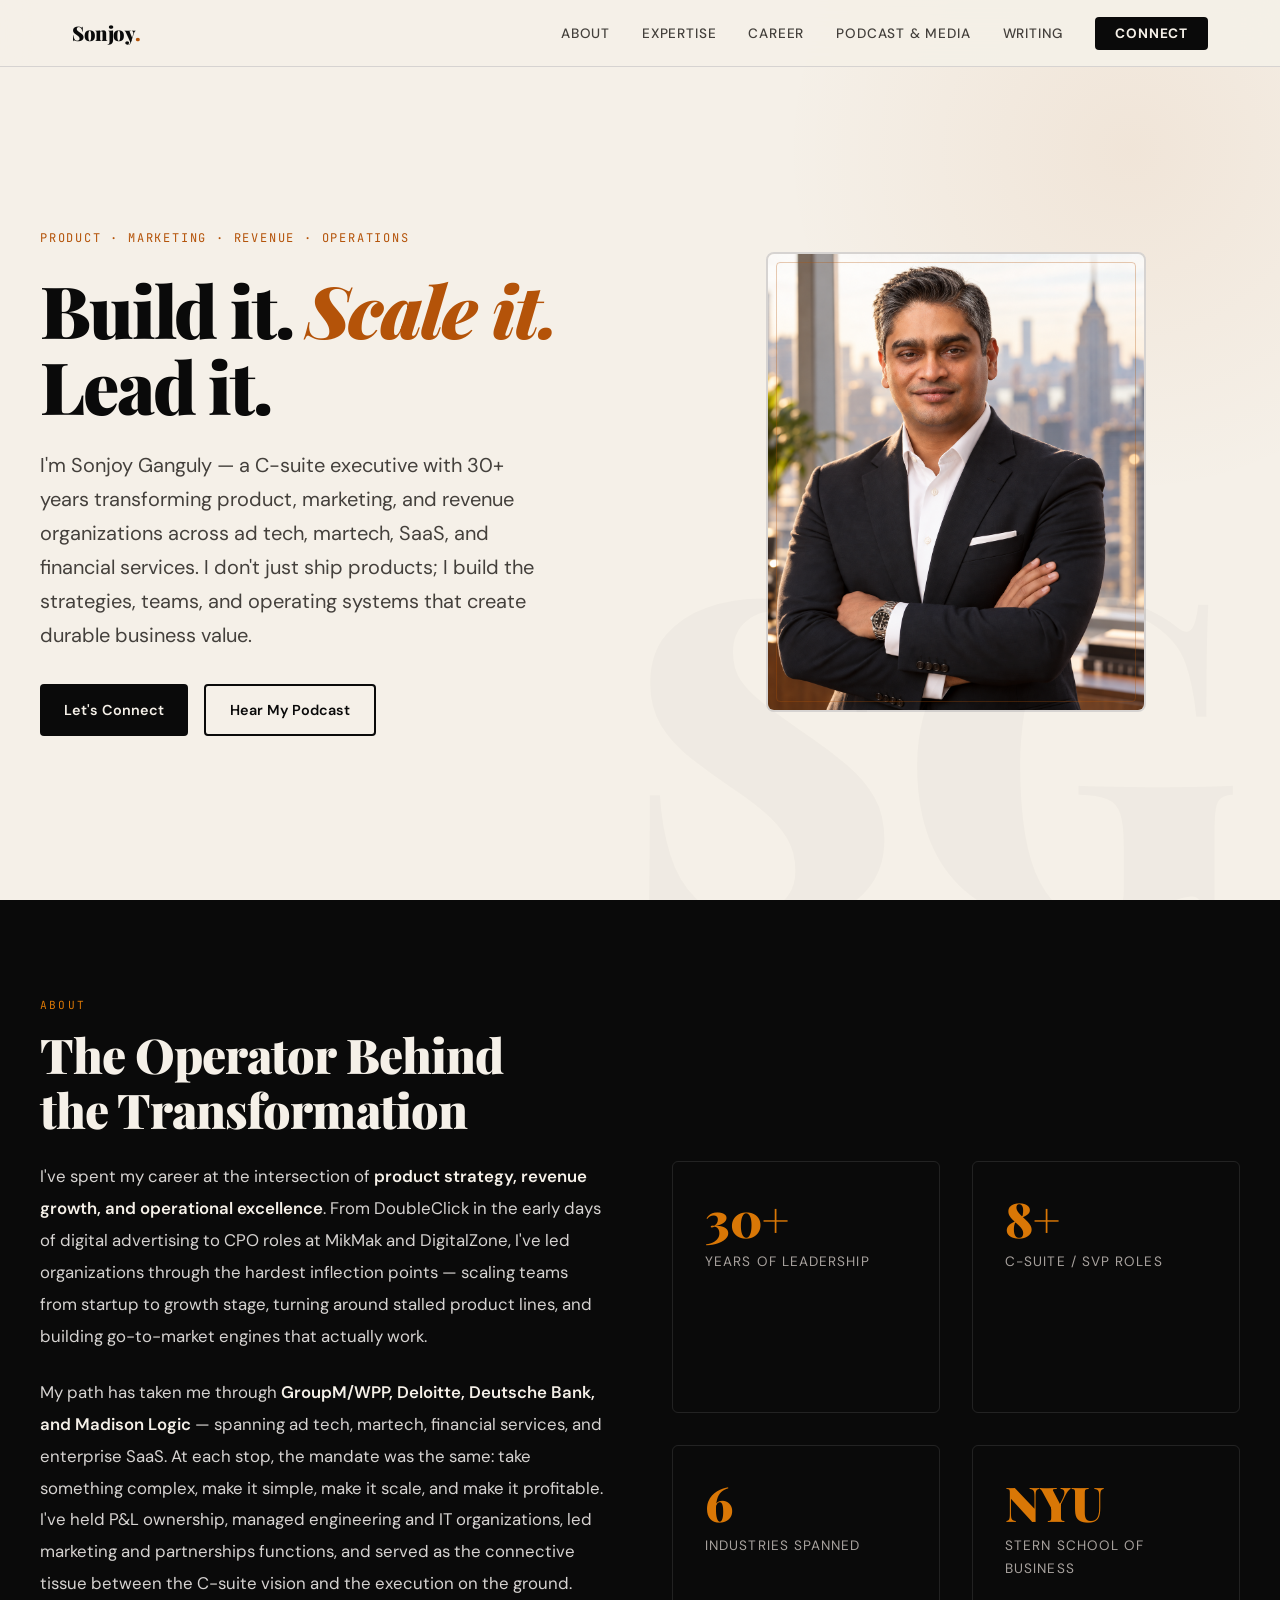
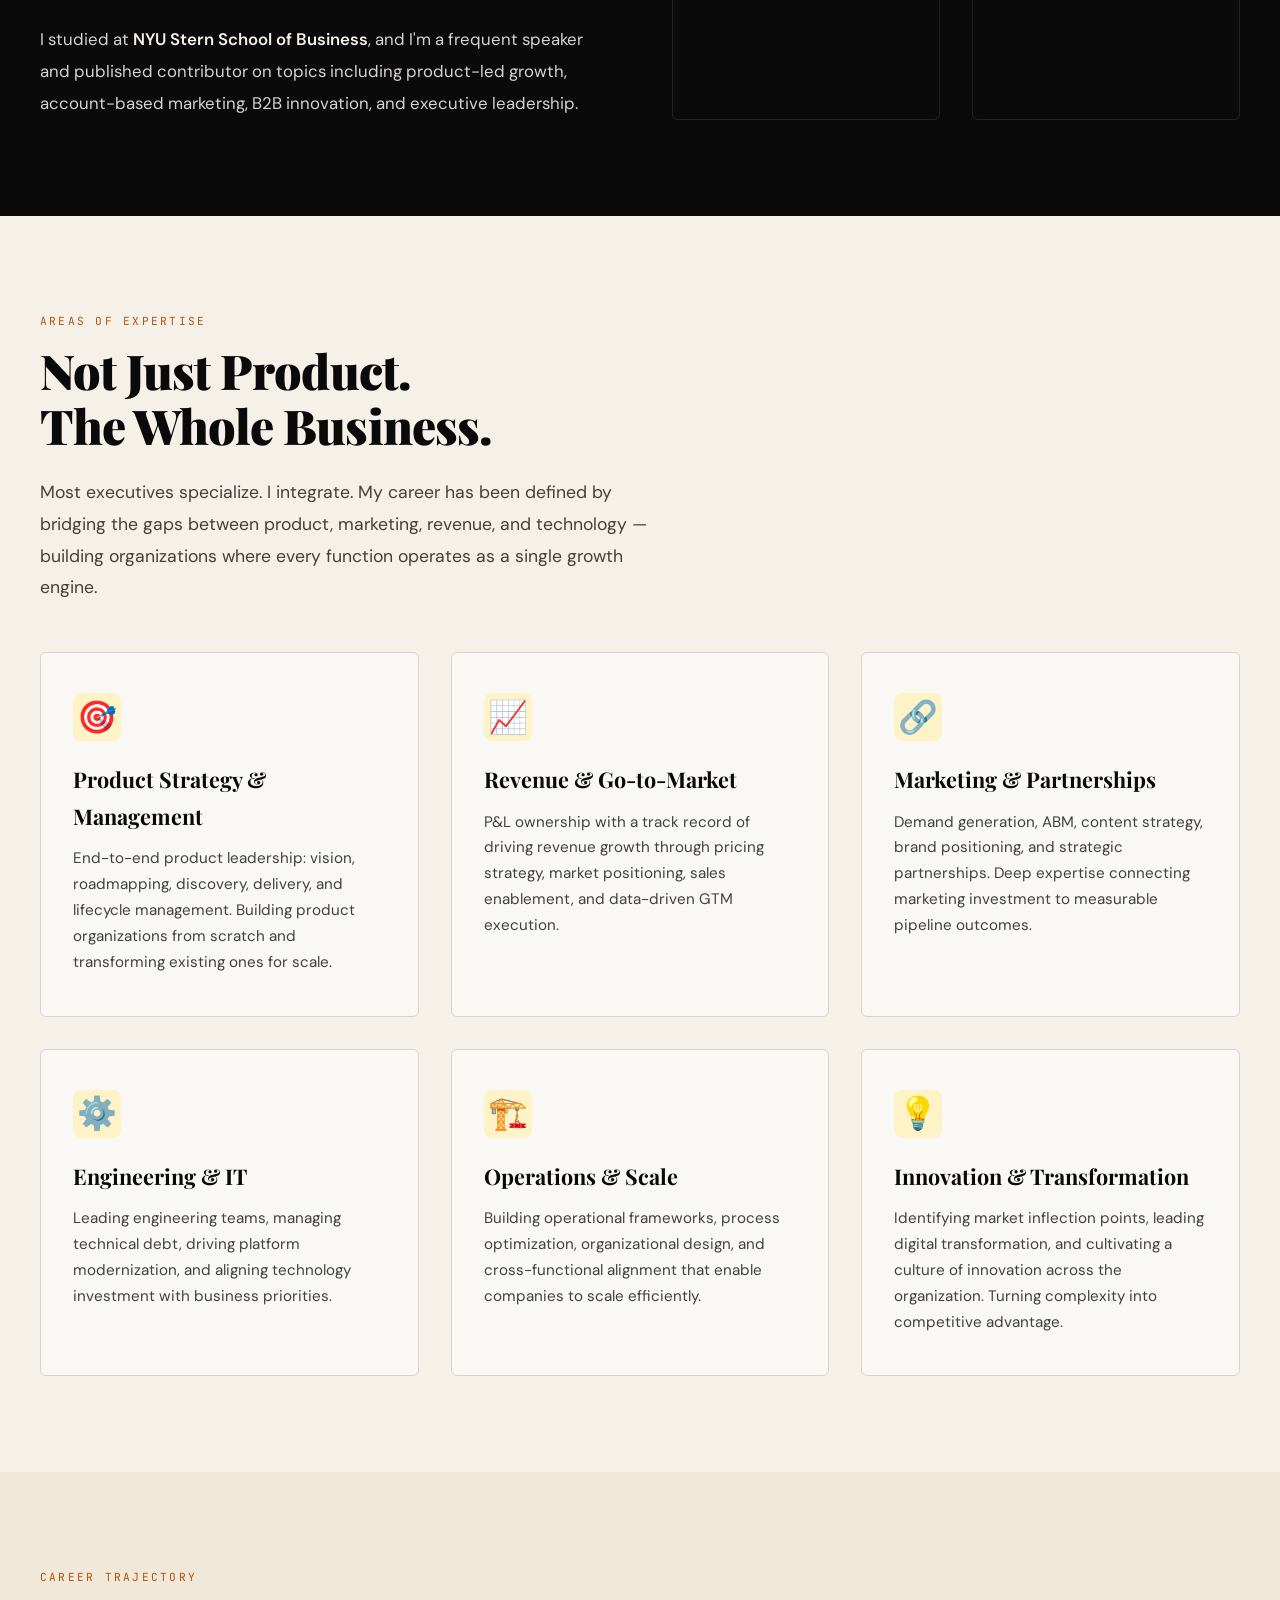
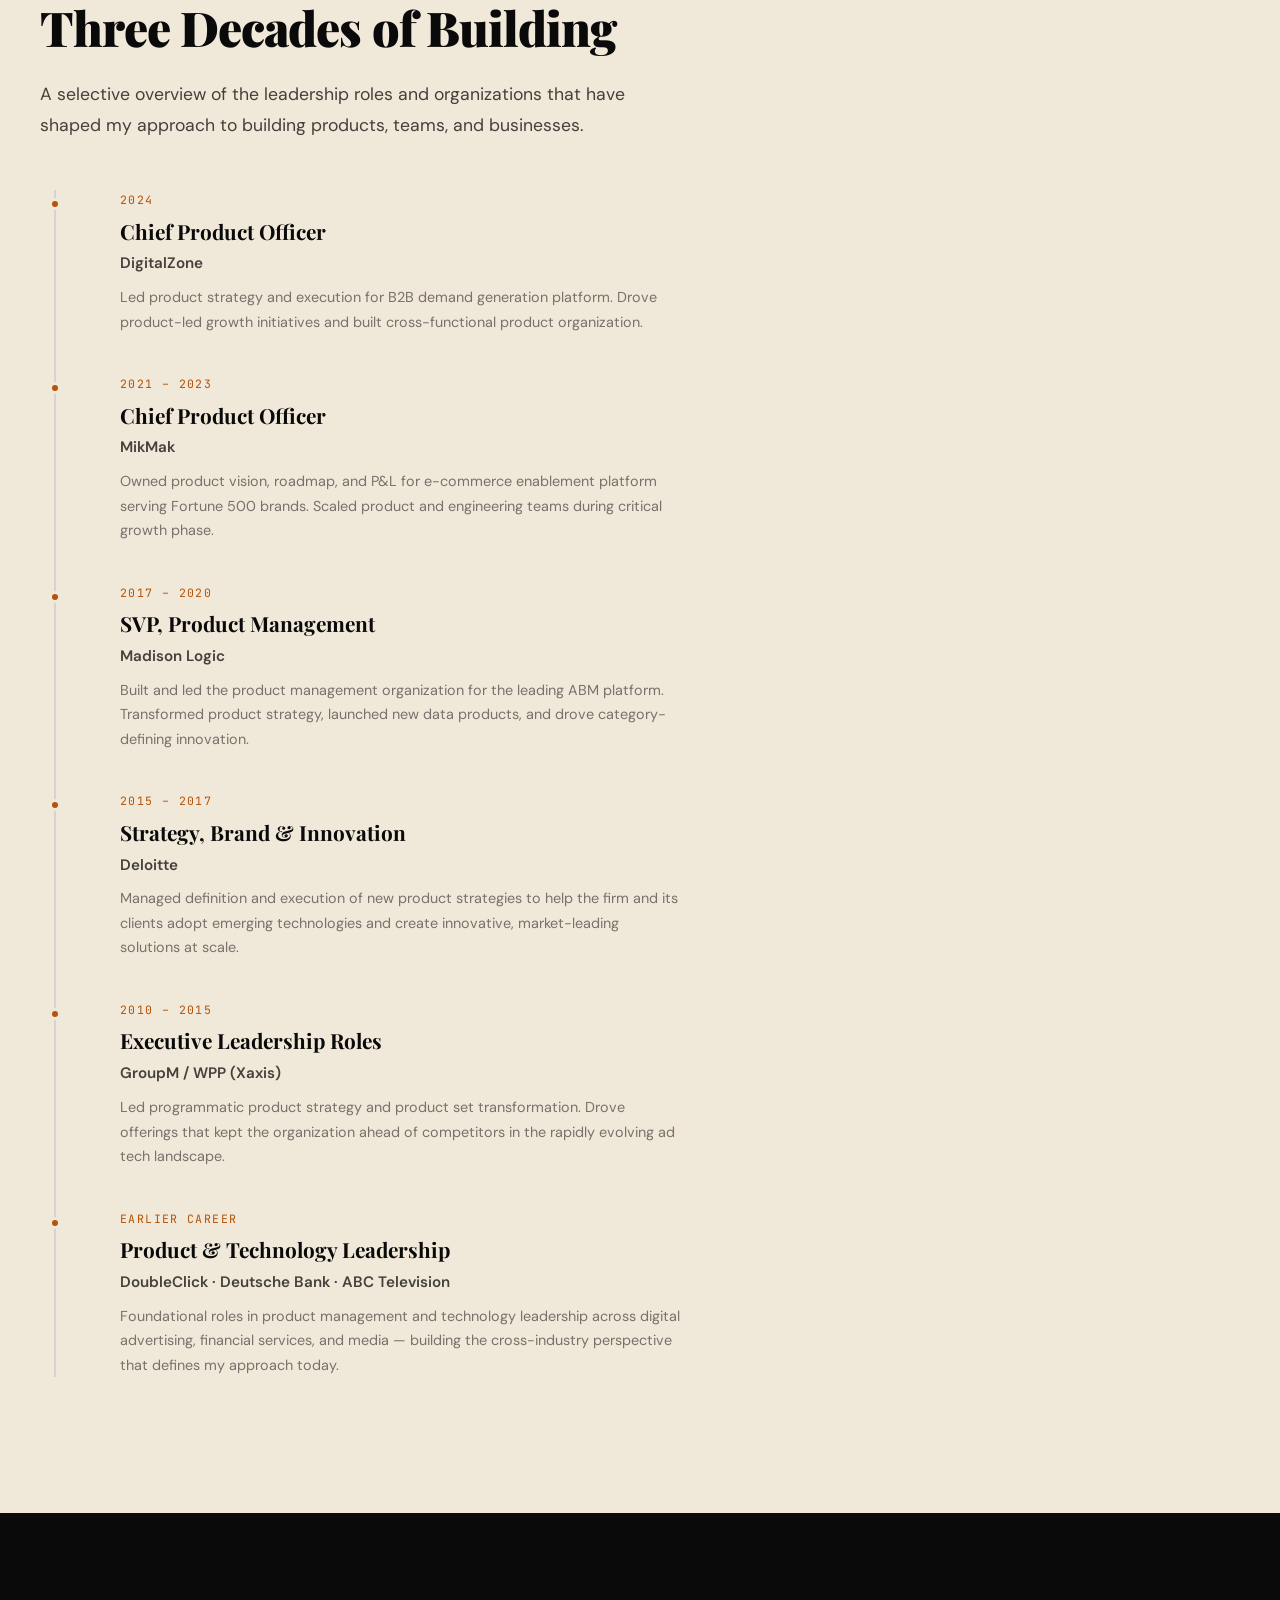
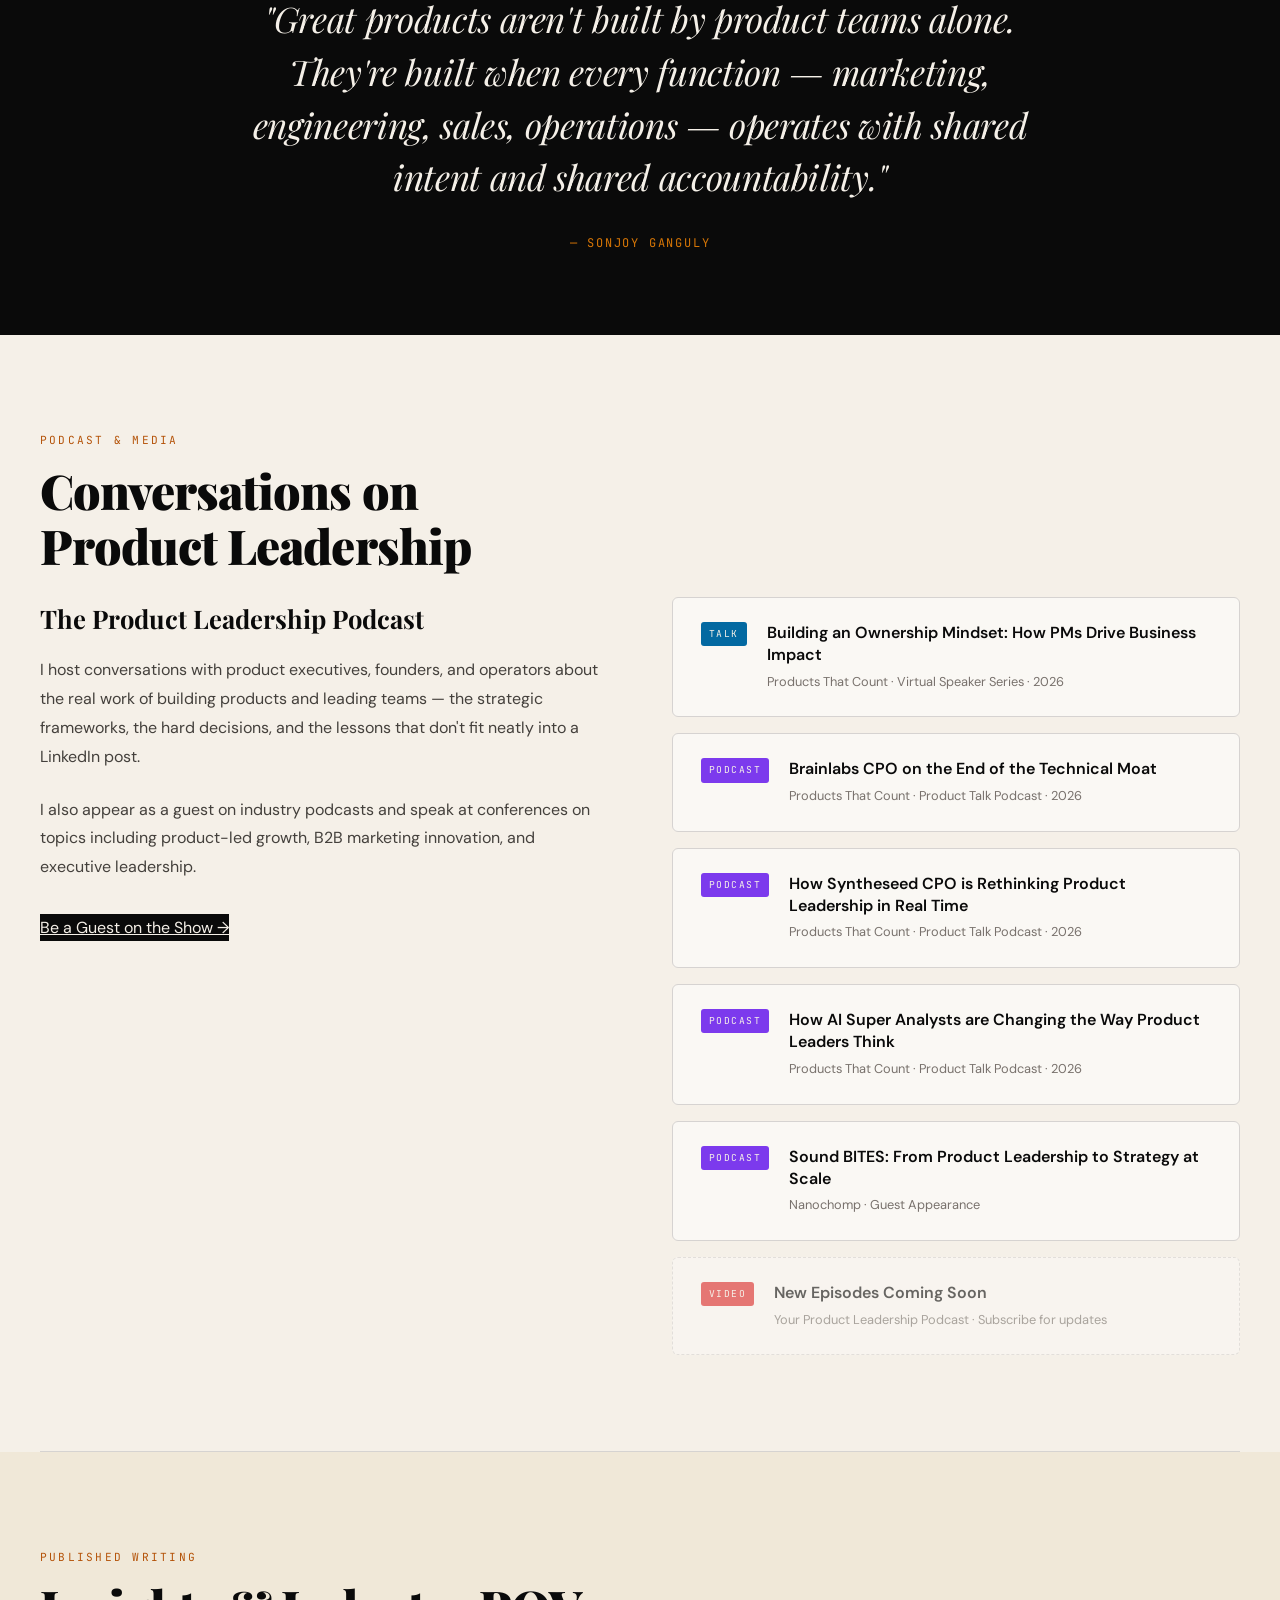
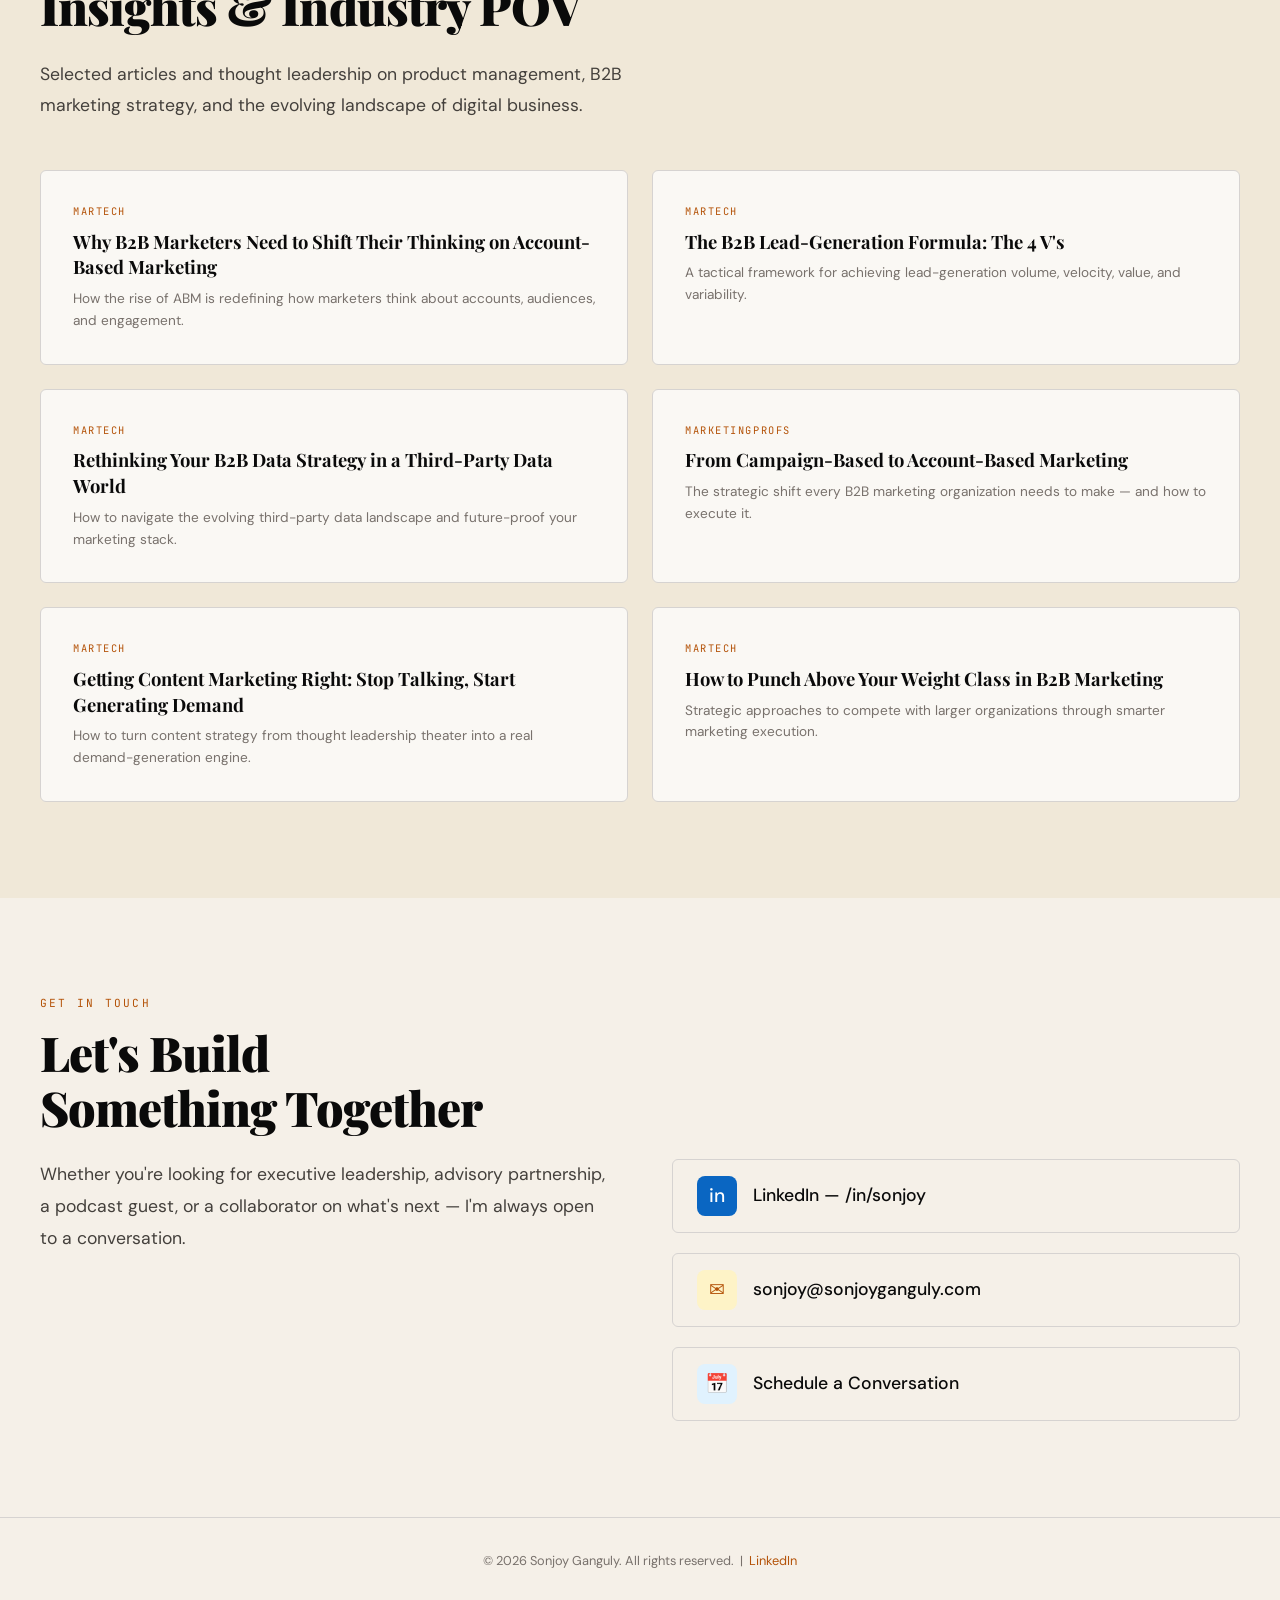
<file: sonjoyganguly-website.html>
<!DOCTYPE html>
<html lang="en">
<head>
  <meta charset="UTF-8">
  <meta name="viewport" content="width=device-width, initial-scale=1.0">
  <title>Sonjoy Ganguly — Product &amp; Revenue Executive</title>
  <meta name="description" content="Sonjoy Ganguly is a C-suite product, marketing, and revenue executive with 30+ years of experience transforming organizations across ad tech, martech, SaaS, and financial services.">
  <meta property="og:title" content="Sonjoy Ganguly — Product & Revenue Executive">
  <meta property="og:description" content="C-suite executive with 30+ years transforming product, marketing, and revenue organizations.">
  <meta property="og:type" content="website">
  <meta property="og:url" content="https://www.sonjoyganguly.com">
  <link rel="preconnect" href="https://fonts.googleapis.com">
  <link rel="preconnect" href="https://fonts.gstatic.com" crossorigin>
  <link href="https://fonts.googleapis.com/css2?family=Playfair+Display:ital,wght@0,400;0,700;0,900;1,400&family=DM+Sans:ital,wght@0,400;0,500;0,700;1,400&family=JetBrains+Mono:wght@400;500&display=swap" rel="stylesheet">
  <style>
    :root {
      --ink: #0a0a0a;
      --paper: #f5f0e8;
      --warm: #f0e8d8;
      --accent: #b45309;
      --accent-light: #d97706;
      --accent-bg: #fef3c7;
      --slate: #44403c;
      --stone: #78716c;
      --muted: #a8a29e;
      --divider: #d6d3d1;
      --card: #faf8f4;
      --serif: 'Playfair Display', Georgia, serif;
      --sans: 'DM Sans', -apple-system, sans-serif;
      --mono: 'JetBrains Mono', monospace;
    }

    *, *::before, *::after { margin: 0; padding: 0; box-sizing: border-box; }

    html { scroll-behavior: smooth; font-size: 16px; }

    body {
      font-family: var(--sans);
      background: var(--paper);
      color: var(--ink);
      line-height: 1.7;
      -webkit-font-smoothing: antialiased;
      overflow-x: hidden;
    }

    ::selection { background: var(--accent); color: #fff; }

    /* ── NAV ── */
    nav {
      position: fixed; top: 0; left: 0; right: 0; z-index: 100;
      background: rgba(245, 240, 232, 0.92);
      backdrop-filter: blur(16px);
      -webkit-backdrop-filter: blur(16px);
      border-bottom: 1px solid var(--divider);
      transition: transform 0.3s ease;
    }
    nav .nav-inner {
      max-width: 1200px; margin: 0 auto;
      display: flex; justify-content: space-between; align-items: center;
      padding: 1rem 2rem;
    }
    nav .logo {
      font-family: var(--serif); font-weight: 900; font-size: 1.25rem;
      color: var(--ink); text-decoration: none; letter-spacing: -0.02em;
    }
    nav .logo span { color: var(--accent); }
    nav ul {
      display: flex; list-style: none; gap: 2rem; align-items: center;
    }
    nav ul li a {
      font-size: 0.85rem; font-weight: 500; text-decoration: none; color: var(--slate);
      letter-spacing: 0.06em; text-transform: uppercase;
      transition: color 0.2s;
    }
    nav ul li a:hover { color: var(--accent); }
    .nav-cta {
      background: var(--ink); color: var(--paper) !important; padding: 0.5rem 1.25rem;
      border-radius: 4px; text-transform: uppercase !important; font-weight: 700 !important;
      transition: background 0.2s !important;
    }
    .nav-cta:hover { background: var(--accent) !important; }

    .hamburger {
      display: none; background: none; border: none; cursor: pointer; padding: 4px;
    }
    .hamburger span {
      display: block; width: 24px; height: 2px; background: var(--ink);
      margin: 5px 0; transition: all 0.3s;
    }

    /* ── HERO ── */
    .hero {
      min-height: 100vh;
      display: flex; align-items: center;
      padding: 8rem 2rem 4rem;
      position: relative;
      overflow: hidden;
    }
    .hero::before {
      content: '';
      position: absolute; top: -200px; right: -200px;
      width: 700px; height: 700px;
      background: radial-gradient(circle, rgba(180,83,9,0.07) 0%, transparent 70%);
      border-radius: 50%;
      pointer-events: none;
    }
    .hero::after {
      content: 'SG';
      position: absolute; bottom: -60px; right: 40px;
      font-family: var(--serif); font-weight: 900;
      font-size: 28rem; color: rgba(10,10,10,0.025);
      line-height: 1; pointer-events: none;
    }
    .hero-inner {
      max-width: 1200px; margin: 0 auto; width: 100%;
      display: grid; grid-template-columns: 1fr 1fr; gap: 4rem; align-items: center;
    }
    .hero-text .overline {
      font-family: var(--mono); font-size: 0.75rem; letter-spacing: 0.15em;
      text-transform: uppercase; color: var(--accent);
      margin-bottom: 1.5rem; display: block;
    }
    .hero-text h1 {
      font-family: var(--serif); font-size: 4.5rem; font-weight: 900;
      line-height: 1.05; letter-spacing: -0.03em;
      margin-bottom: 1.5rem;
    }
    .hero-text h1 em {
      font-style: italic; color: var(--accent);
    }
    .hero-text .subtitle {
      font-size: 1.25rem; color: var(--slate); max-width: 500px;
      margin-bottom: 2rem; line-height: 1.7;
    }
    .hero-links {
      display: flex; gap: 1rem; flex-wrap: wrap;
    }
    .hero-links a {
      display: inline-flex; align-items: center; gap: 0.5rem;
      padding: 0.75rem 1.5rem; font-size: 0.9rem; font-weight: 600;
      text-decoration: none; border-radius: 4px; transition: all 0.25s;
    }
    .btn-primary {
      background: var(--ink); color: var(--paper);
    }
    .btn-primary:hover { background: var(--accent); }
    .btn-secondary {
      background: transparent; color: var(--ink);
      border: 2px solid var(--ink);
    }
    .btn-secondary:hover { border-color: var(--accent); color: var(--accent); }

    .hero-visual {
      display: flex; justify-content: center; align-items: center;
      position: relative;
    }
    .headshot-frame {
      width: 380px; height: 460px;
      background: var(--warm);
      border: 2px solid var(--divider);
      border-radius: 8px;
      position: relative;
      overflow: hidden;
    }
    .headshot-frame::before {
      content: '';
      position: absolute; inset: 8px;
      border: 1px solid var(--accent);
      border-radius: 4px;
      opacity: 0.3;
      z-index: 1;
    }
    .headshot-frame img {
      width: 100%; height: 100%;
      object-fit: cover; object-position: center top;
      display: block;
    }

    /* ── SECTION BASE ── */
    section {
      padding: 6rem 2rem;
    }
    .section-inner {
      max-width: 1200px; margin: 0 auto;
    }
    .section-overline {
      font-family: var(--mono); font-size: 0.7rem; letter-spacing: 0.2em;
      text-transform: uppercase; color: var(--accent); margin-bottom: 0.75rem;
      display: block;
    }
    .section-title {
      font-family: var(--serif); font-size: 3rem; font-weight: 900;
      line-height: 1.15; letter-spacing: -0.02em; margin-bottom: 1.5rem;
    }
    .section-desc {
      font-size: 1.1rem; color: var(--slate); max-width: 640px;
      line-height: 1.8; margin-bottom: 3rem;
    }
    .divider-line {
      height: 1px; background: var(--divider); border: none;
      max-width: 1200px; margin: 0 auto;
    }

    /* ── ABOUT ── */
    #about { background: var(--ink); color: var(--paper); }
    #about .section-overline { color: var(--accent-light); }
    #about .section-desc { color: #d6d3d1; }
    .about-grid {
      display: grid; grid-template-columns: 1fr 1fr; gap: 4rem;
    }
    .about-narrative {
      font-size: 1.05rem; line-height: 1.9; color: #d6d3d1;
    }
    .about-narrative p + p { margin-top: 1.5rem; }
    .about-narrative strong { color: var(--paper); font-weight: 600; }
    .stat-grid {
      display: grid; grid-template-columns: 1fr 1fr; gap: 2rem;
    }
    .stat-card {
      padding: 2rem; border: 1px solid rgba(255,255,255,0.1);
      border-radius: 6px;
    }
    .stat-card .number {
      font-family: var(--serif); font-size: 3rem; font-weight: 900;
      color: var(--accent-light); line-height: 1;
    }
    .stat-card .label {
      font-size: 0.85rem; color: #a8a29e; margin-top: 0.5rem;
      text-transform: uppercase; letter-spacing: 0.08em;
    }

    /* ── EXPERTISE PILLARS ── */
    .pillars-grid {
      display: grid; grid-template-columns: repeat(3, 1fr); gap: 2rem;
    }
    .pillar-card {
      background: var(--card);
      border: 1px solid var(--divider);
      border-radius: 6px;
      padding: 2.5rem 2rem;
      transition: all 0.3s;
      position: relative; overflow: hidden;
    }
    .pillar-card::before {
      content: '';
      position: absolute; top: 0; left: 0; right: 0;
      height: 3px; background: var(--accent);
      transform: scaleX(0); transform-origin: left;
      transition: transform 0.4s ease;
    }
    .pillar-card:hover::before { transform: scaleX(1); }
    .pillar-card:hover { border-color: var(--accent); }
    .pillar-icon {
      font-size: 2rem; margin-bottom: 1.25rem;
      width: 48px; height: 48px;
      display: flex; align-items: center; justify-content: center;
      background: var(--accent-bg); border-radius: 8px;
    }
    .pillar-card h3 {
      font-family: var(--serif); font-size: 1.35rem; font-weight: 700;
      margin-bottom: 0.75rem;
    }
    .pillar-card p {
      font-size: 0.95rem; color: var(--slate); line-height: 1.7;
    }

    /* ── CAREER TIMELINE ── */
    #career { background: var(--warm); }
    .timeline {
      position: relative; padding-left: 3rem;
    }
    .timeline::before {
      content: '';
      position: absolute; top: 0; bottom: 0; left: 14px;
      width: 2px; background: var(--divider);
    }
    .timeline-item {
      position: relative; margin-bottom: 2.5rem;
      padding-left: 2rem;
    }
    .timeline-item::before {
      content: '';
      position: absolute; left: -2.45rem; top: 8px;
      width: 12px; height: 12px; background: var(--accent);
      border: 3px solid var(--warm);
      border-radius: 50%;
    }
    .timeline-item .era {
      font-family: var(--mono); font-size: 0.72rem; color: var(--accent);
      letter-spacing: 0.12em; text-transform: uppercase; margin-bottom: 0.25rem;
    }
    .timeline-item h3 {
      font-family: var(--serif); font-size: 1.3rem; font-weight: 700;
      margin-bottom: 0.15rem;
    }
    .timeline-item .org {
      font-weight: 600; color: var(--slate); font-size: 0.95rem;
      margin-bottom: 0.5rem;
    }
    .timeline-item p {
      font-size: 0.9rem; color: var(--stone); line-height: 1.7;
      max-width: 560px;
    }

    /* ── PODCAST / MEDIA ── */
    .media-layout {
      display: grid; grid-template-columns: 1fr 1fr; gap: 4rem;
      align-items: start;
    }
    .media-intro h3 {
      font-family: var(--serif); font-size: 1.6rem; font-weight: 700;
      margin-bottom: 1rem;
    }
    .media-intro p {
      color: var(--slate); line-height: 1.8; margin-bottom: 1.5rem;
    }
    .media-list {
      display: flex; flex-direction: column; gap: 1rem;
    }
    .media-card {
      background: var(--card); border: 1px solid var(--divider);
      border-radius: 6px; padding: 1.5rem 1.75rem;
      text-decoration: none; color: inherit;
      display: flex; align-items: flex-start; gap: 1.25rem;
      transition: all 0.25s;
    }
    .media-card:hover { border-color: var(--accent); transform: translateX(4px); }
    .media-card .type-badge {
      font-family: var(--mono); font-size: 0.6rem; letter-spacing: 0.15em;
      text-transform: uppercase; color: var(--paper);
      padding: 0.25rem 0.5rem; border-radius: 3px;
      white-space: nowrap;
      flex-shrink: 0;
    }
    .badge-podcast { background: #7c3aed; }
    .badge-video { background: #dc2626; }
    .badge-article { background: var(--accent); }
    .badge-talk { background: #0369a1; }
    .media-card h4 {
      font-size: 1rem; font-weight: 600; margin-bottom: 0.25rem; line-height: 1.4;
    }
    .media-card .media-meta {
      font-size: 0.8rem; color: var(--stone);
    }

    /* ── PUBLICATIONS ── */
    #publications { background: var(--warm); }
    .pub-grid {
      display: grid; grid-template-columns: repeat(2, 1fr); gap: 1.5rem;
    }
    .pub-card {
      background: var(--card); border: 1px solid var(--divider);
      border-radius: 6px; padding: 2rem;
      text-decoration: none; color: inherit;
      transition: all 0.25s;
      display: block;
    }
    .pub-card:hover { border-color: var(--accent); box-shadow: 0 4px 24px rgba(180,83,9,0.08); }
    .pub-card .pub-source {
      font-family: var(--mono); font-size: 0.65rem; letter-spacing: 0.15em;
      text-transform: uppercase; color: var(--accent); margin-bottom: 0.5rem;
      display: block;
    }
    .pub-card h4 {
      font-family: var(--serif); font-size: 1.15rem; font-weight: 700;
      line-height: 1.4; margin-bottom: 0.5rem;
    }
    .pub-card p {
      font-size: 0.85rem; color: var(--stone); line-height: 1.6;
    }

    /* ── PHILOSOPHY ── */
    .philosophy-block {
      background: var(--ink); color: var(--paper);
      padding: 5rem 2rem; text-align: center;
    }
    .philosophy-block blockquote {
      font-family: var(--serif); font-size: 2.2rem; font-weight: 400;
      font-style: italic; line-height: 1.5; max-width: 800px; margin: 0 auto 1.5rem;
      letter-spacing: -0.01em;
    }
    .philosophy-block cite {
      font-family: var(--mono); font-size: 0.75rem; font-style: normal;
      color: var(--accent-light); letter-spacing: 0.15em; text-transform: uppercase;
    }

    /* ── CONTACT ── */
    #contact { background: var(--paper); }
    .contact-grid {
      display: grid; grid-template-columns: 1fr 1fr; gap: 4rem;
      align-items: start;
    }
    .contact-links {
      display: flex; flex-direction: column; gap: 1.25rem;
    }
    .contact-link {
      display: flex; align-items: center; gap: 1rem;
      text-decoration: none; color: var(--ink);
      font-size: 1.1rem; font-weight: 500;
      padding: 1rem 1.5rem; border-radius: 6px;
      border: 1px solid var(--divider);
      transition: all 0.25s;
    }
    .contact-link:hover { border-color: var(--accent); color: var(--accent); background: var(--card); }
    .contact-link .link-icon {
      width: 40px; height: 40px; border-radius: 8px;
      display: flex; align-items: center; justify-content: center;
      font-size: 1.2rem; flex-shrink: 0;
    }

    /* ── FOOTER ── */
    footer {
      padding: 2rem;
      text-align: center;
      font-size: 0.8rem; color: var(--stone);
      border-top: 1px solid var(--divider);
    }
    footer a { color: var(--accent); text-decoration: none; }

    /* ── ANIMATIONS ── */
    .reveal {
      opacity: 0; transform: translateY(30px);
      transition: opacity 0.7s ease, transform 0.7s ease;
    }
    .reveal.visible {
      opacity: 1; transform: translateY(0);
    }

    /* ── RESPONSIVE ── */
    @media (max-width: 960px) {
      .hero-inner { grid-template-columns: 1fr; text-align: center; }
      .hero-text h1 { font-size: 3rem; }
      .hero-text .subtitle { margin-left: auto; margin-right: auto; }
      .hero-links { justify-content: center; }
      .hero-visual { margin-top: 2rem; }
      .headshot-frame { width: 280px; height: 340px; }
      .about-grid { grid-template-columns: 1fr; }
      .pillars-grid { grid-template-columns: 1fr; }
      .media-layout { grid-template-columns: 1fr; }
      .pub-grid { grid-template-columns: 1fr; }
      .contact-grid { grid-template-columns: 1fr; }
      .section-title { font-size: 2.25rem; }
      nav ul { display: none; }
      .hamburger { display: block; }
      nav ul.open {
        display: flex; flex-direction: column;
        position: absolute; top: 100%; left: 0; right: 0;
        background: var(--paper); border-top: 1px solid var(--divider);
        padding: 1.5rem 2rem; gap: 1.25rem;
      }
    }
    @media (max-width: 600px) {
      .hero { padding: 7rem 1.25rem 3rem; }
      .hero-text h1 { font-size: 2.4rem; }
      section { padding: 4rem 1.25rem; }
      .stat-grid { grid-template-columns: 1fr; }
      .hero::after { font-size: 16rem; right: 10px; bottom: -30px; }
    }
  </style>
</head>
<body>

<!-- ══════════ NAV ══════════ -->
<nav>
  <div class="nav-inner">
    <a href="#" class="logo">Sonjoy<span>.</span></a>
    <button class="hamburger" onclick="document.querySelector('nav ul').classList.toggle('open')" aria-label="Menu">
      <span></span><span></span><span></span>
    </button>
    <ul>
      <li><a href="#about">About</a></li>
      <li><a href="#expertise">Expertise</a></li>
      <li><a href="#career">Career</a></li>
      <li><a href="#media">Podcast &amp; Media</a></li>
      <li><a href="#publications">Writing</a></li>
      <li><a href="#contact" class="nav-cta">Connect</a></li>
    </ul>
  </div>
</nav>

<!-- ══════════ HERO ══════════ -->
<section class="hero" id="hero">
  <div class="hero-inner">
    <div class="hero-text">
      <span class="overline">Product · Marketing · Revenue · Operations</span>
      <h1>Build it. <em>Scale it.</em> Lead it.</h1>
      <p class="subtitle">I'm Sonjoy Ganguly — a C-suite executive with 30+ years transforming product, marketing, and revenue organizations across ad tech, martech, SaaS, and financial services. I don't just ship products; I build the strategies, teams, and operating systems that create durable business value.</p>
      <div class="hero-links">
        <a href="#contact" class="btn-primary">Let's Connect</a>
        <a href="#media" class="btn-secondary">Hear My Podcast</a>
      </div>
    </div>
    <div class="hero-visual">
      <div class="headshot-frame">
        <img src="Sonjoy-Ganguly-Web.jpg" alt="Sonjoy Ganguly — Product & Revenue Executive">
      </div>
    </div>
  </div>
</section>

<!-- ══════════ ABOUT ══════════ -->
<section id="about">
  <div class="section-inner reveal">
    <span class="section-overline">About</span>
    <h2 class="section-title" style="color: var(--paper);">The Operator Behind<br>the Transformation</h2>
    <div class="about-grid">
      <div class="about-narrative">
        <p>I've spent my career at the intersection of <strong>product strategy, revenue growth, and operational excellence</strong>. From DoubleClick in the early days of digital advertising to CPO roles at MikMak and DigitalZone, I've led organizations through the hardest inflection points — scaling teams from startup to growth stage, turning around stalled product lines, and building go-to-market engines that actually work.</p>
        <p>My path has taken me through <strong>GroupM/WPP, Deloitte, Deutsche Bank, and Madison Logic</strong> — spanning ad tech, martech, financial services, and enterprise SaaS. At each stop, the mandate was the same: take something complex, make it simple, make it scale, and make it profitable. I've held P&L ownership, managed engineering and IT organizations, led marketing and partnerships functions, and served as the connective tissue between the C-suite vision and the execution on the ground.</p>
        <p>I studied at <strong>NYU Stern School of Business</strong>, and I'm a frequent speaker and published contributor on topics including product-led growth, account-based marketing, B2B innovation, and executive leadership.</p>
      </div>
      <div class="stat-grid">
        <div class="stat-card">
          <div class="number">30+</div>
          <div class="label">Years of Leadership</div>
        </div>
        <div class="stat-card">
          <div class="number">8+</div>
          <div class="label">C-Suite / SVP Roles</div>
        </div>
        <div class="stat-card">
          <div class="number">6</div>
          <div class="label">Industries Spanned</div>
        </div>
        <div class="stat-card">
          <div class="number">NYU</div>
          <div class="label">Stern School of Business</div>
        </div>
      </div>
    </div>
  </div>
</section>

<!-- ══════════ EXPERTISE ══════════ -->
<section id="expertise">
  <div class="section-inner reveal">
    <span class="section-overline">Areas of Expertise</span>
    <h2 class="section-title">Not Just Product.<br>The Whole Business.</h2>
    <p class="section-desc">Most executives specialize. I integrate. My career has been defined by bridging the gaps between product, marketing, revenue, and technology — building organizations where every function operates as a single growth engine.</p>
    <div class="pillars-grid">
      <div class="pillar-card">
        <div class="pillar-icon">🎯</div>
        <h3>Product Strategy &amp; Management</h3>
        <p>End-to-end product leadership: vision, roadmapping, discovery, delivery, and lifecycle management. Building product organizations from scratch and transforming existing ones for scale.</p>
      </div>
      <div class="pillar-card">
        <div class="pillar-icon">📈</div>
        <h3>Revenue &amp; Go-to-Market</h3>
        <p>P&L ownership with a track record of driving revenue growth through pricing strategy, market positioning, sales enablement, and data-driven GTM execution.</p>
      </div>
      <div class="pillar-card">
        <div class="pillar-icon">🔗</div>
        <h3>Marketing &amp; Partnerships</h3>
        <p>Demand generation, ABM, content strategy, brand positioning, and strategic partnerships. Deep expertise connecting marketing investment to measurable pipeline outcomes.</p>
      </div>
      <div class="pillar-card">
        <div class="pillar-icon">⚙️</div>
        <h3>Engineering &amp; IT</h3>
        <p>Leading engineering teams, managing technical debt, driving platform modernization, and aligning technology investment with business priorities.</p>
      </div>
      <div class="pillar-card">
        <div class="pillar-icon">🏗️</div>
        <h3>Operations &amp; Scale</h3>
        <p>Building operational frameworks, process optimization, organizational design, and cross-functional alignment that enable companies to scale efficiently.</p>
      </div>
      <div class="pillar-card">
        <div class="pillar-icon">💡</div>
        <h3>Innovation &amp; Transformation</h3>
        <p>Identifying market inflection points, leading digital transformation, and cultivating a culture of innovation across the organization. Turning complexity into competitive advantage.</p>
      </div>
    </div>
  </div>
</section>

<!-- ══════════ CAREER ══════════ -->
<section id="career">
  <div class="section-inner reveal">
    <span class="section-overline">Career Trajectory</span>
    <h2 class="section-title">Three Decades of Building</h2>
    <p class="section-desc">A selective overview of the leadership roles and organizations that have shaped my approach to building products, teams, and businesses.</p>
    <div class="timeline">
      <div class="timeline-item">
        <div class="era">2024</div>
        <h3>Chief Product Officer</h3>
        <div class="org">DigitalZone</div>
        <p>Led product strategy and execution for B2B demand generation platform. Drove product-led growth initiatives and built cross-functional product organization.</p>
      </div>
      <div class="timeline-item">
        <div class="era">2021 – 2023</div>
        <h3>Chief Product Officer</h3>
        <div class="org">MikMak</div>
        <p>Owned product vision, roadmap, and P&L for e-commerce enablement platform serving Fortune 500 brands. Scaled product and engineering teams during critical growth phase.</p>
      </div>
      <div class="timeline-item">
        <div class="era">2017 – 2020</div>
        <h3>SVP, Product Management</h3>
        <div class="org">Madison Logic</div>
        <p>Built and led the product management organization for the leading ABM platform. Transformed product strategy, launched new data products, and drove category-defining innovation.</p>
      </div>
      <div class="timeline-item">
        <div class="era">2015 – 2017</div>
        <h3>Strategy, Brand &amp; Innovation</h3>
        <div class="org">Deloitte</div>
        <p>Managed definition and execution of new product strategies to help the firm and its clients adopt emerging technologies and create innovative, market-leading solutions at scale.</p>
      </div>
      <div class="timeline-item">
        <div class="era">2010 – 2015</div>
        <h3>Executive Leadership Roles</h3>
        <div class="org">GroupM / WPP (Xaxis)</div>
        <p>Led programmatic product strategy and product set transformation. Drove offerings that kept the organization ahead of competitors in the rapidly evolving ad tech landscape.</p>
      </div>
      <div class="timeline-item">
        <div class="era">Earlier Career</div>
        <h3>Product &amp; Technology Leadership</h3>
        <div class="org">DoubleClick · Deutsche Bank · ABC Television</div>
        <p>Foundational roles in product management and technology leadership across digital advertising, financial services, and media — building the cross-industry perspective that defines my approach today.</p>
      </div>
    </div>
  </div>
</section>

<!-- ══════════ PHILOSOPHY QUOTE ══════════ -->
<div class="philosophy-block">
  <blockquote>"Great products aren't built by product teams alone. They're built when every function — marketing, engineering, sales, operations — operates with shared intent and shared accountability."</blockquote>
  <cite>— Sonjoy Ganguly</cite>
</div>

<!-- ══════════ PODCAST & MEDIA ══════════ -->
<section id="media">
  <div class="section-inner reveal">
    <span class="section-overline">Podcast &amp; Media</span>
    <h2 class="section-title">Conversations on<br>Product Leadership</h2>
    <div class="media-layout">
      <div class="media-intro">
        <h3>The Product Leadership Podcast</h3>
        <p>I host conversations with product executives, founders, and operators about the real work of building products and leading teams — the strategic frameworks, the hard decisions, and the lessons that don't fit neatly into a LinkedIn post.</p>
        <p>I also appear as a guest on industry podcasts and speak at conferences on topics including product-led growth, B2B marketing innovation, and executive leadership.</p>
        <a href="#contact" class="btn-primary" style="display:inline-flex; margin-top:0.5rem;">Be a Guest on the Show →</a>
      </div>
      <div class="media-list">
        <a href="https://productsthatcount.com/building-an-ownership-mindset-how-pms-drive-business-impact/" class="media-card" target="_blank">
          <span class="type-badge badge-talk">Talk</span>
          <div>
            <h4>Building an Ownership Mindset: How PMs Drive Business Impact</h4>
            <div class="media-meta">Products That Count · Virtual Speaker Series · 2026</div>
          </div>
        </a>
        <a href="https://www.youtube.com/watch?v=qrPfVA0rLS0/" class="media-card" target="_blank">
          <span class="type-badge badge-podcast">Podcast</span>
          <div>
            <h4>Brainlabs CPO on the End of the Technical Moat</h4>
            <div class="media-meta">Products That Count · Product Talk Podcast · 2026</div>
          </div>
        </a>
        <a href="https://open.spotify.com/episode/3xHAPOenlDM1hIibKe3IEi/" class="media-card" target="_blank">
          <span class="type-badge badge-podcast">Podcast</span>
          <div>
            <h4>How Syntheseed CPO is Rethinking Product Leadership in Real Time</h4>
            <div class="media-meta">Products That Count · Product Talk Podcast · 2026</div>
          </div>
        </a>
        <a href="https://open.spotify.com/episode/1L3oGF6S1NjkVTtLDiZgAR/" class="media-card" target="_blank">
          <span class="type-badge badge-podcast">Podcast</span>
          <div>
            <h4>How AI Super Analysts are Changing the Way Product Leaders Think</h4>
            <div class="media-meta">Products That Count · Product Talk Podcast · 2026</div>
          </div>
        </a>
        <a href="https://www.nanochomp.com/soundbitespodcast/v/e37-sound-bites-sonjoy-ganguly-digitalzone" class="media-card" target="_blank">
          <span class="type-badge badge-podcast">Podcast</span>
          <div>
            <h4>Sound BITES: From Product Leadership to Strategy at Scale</h4>
            <div class="media-meta">Nanochomp · Guest Appearance</div>
          </div>
        </a>
        <!-- Placeholder for new episodes -->
        <div class="media-card" style="border-style: dashed; opacity: 0.6; cursor: default;">
          <span class="type-badge badge-video">Video</span>
          <div>
            <h4>New Episodes Coming Soon</h4>
            <div class="media-meta">Your Product Leadership Podcast · Subscribe for updates</div>
          </div>
        </div>
      </div>
    </div>
  </div>
</section>

<hr class="divider-line">

<!-- ══════════ PUBLICATIONS ══════════ -->
<section id="publications">
  <div class="section-inner reveal">
    <span class="section-overline">Published Writing</span>
    <h2 class="section-title">Insights &amp; Industry POV</h2>
    <p class="section-desc">Selected articles and thought leadership on product management, B2B marketing strategy, and the evolving landscape of digital business.</p>
    <div class="pub-grid">
      <a href="https://martech.org/account-based-marketing-why-b2b-marketers-need-to-shift-thinking/" class="pub-card" target="_blank">
        <span class="pub-source">MarTech</span>
        <h4>Why B2B Marketers Need to Shift Their Thinking on Account-Based Marketing</h4>
        <p>How the rise of ABM is redefining how marketers think about accounts, audiences, and engagement.</p>
      </a>
      <a href="https://martech.org/b2b-lead-generation-formula-4-vs/" class="pub-card" target="_blank">
        <span class="pub-source">MarTech</span>
        <h4>The B2B Lead-Generation Formula: The 4 V's</h4>
        <p>A tactical framework for achieving lead-generation volume, velocity, value, and variability.</p>
      </a>
      <a href="https://martech.org/rethinking-b2b-data-strategy-third-party-data/" class="pub-card" target="_blank">
        <span class="pub-source">MarTech</span>
        <h4>Rethinking Your B2B Data Strategy in a Third-Party Data World</h4>
        <p>How to navigate the evolving third-party data landscape and future-proof your marketing stack.</p>
      </a>
      <a href="https://www.marketingprofs.com/articles/2017/32782/how-to-make-the-move-from-campaign-based-marketing-to-account-based-marketing" class="pub-card" target="_blank">
        <span class="pub-source">MarketingProfs</span>
        <h4>From Campaign-Based to Account-Based Marketing</h4>
        <p>The strategic shift every B2B marketing organization needs to make — and how to execute it.</p>
      </a>
      <a href="https://martech.org/getting-b2b-content-marketing-right-stop-talking-start-generating-demand/" class="pub-card" target="_blank">
        <span class="pub-source">MarTech</span>
        <h4>Getting Content Marketing Right: Stop Talking, Start Generating Demand</h4>
        <p>How to turn content strategy from thought leadership theater into a real demand-generation engine.</p>
      </a>
      <a href="https://martech.org/marketing-punching-weight-class/" class="pub-card" target="_blank">
        <span class="pub-source">MarTech</span>
        <h4>How to Punch Above Your Weight Class in B2B Marketing</h4>
        <p>Strategic approaches to compete with larger organizations through smarter marketing execution.</p>
      </a>
    </div>
  </div>
</section>

<!-- ══════════ CONTACT ══════════ -->
<section id="contact">
  <div class="section-inner reveal">
    <span class="section-overline">Get in Touch</span>
    <h2 class="section-title">Let's Build<br>Something Together</h2>
    <div class="contact-grid">
      <div>
        <p class="section-desc" style="margin-bottom: 2rem;">Whether you're looking for executive leadership, advisory partnership, a podcast guest, or a collaborator on what's next — I'm always open to a conversation.</p>
      </div>
      <div class="contact-links">
        <a href="https://www.linkedin.com/in/sonjoy/" class="contact-link" target="_blank">
          <span class="link-icon" style="background: #0a66c2; color: #fff;">in</span>
          LinkedIn — /in/sonjoy
        </a>
        <a href="mailto:sonjoy@sonjoyganguly.com" class="contact-link">
          <span class="link-icon" style="background: var(--accent-bg); color: var(--accent);">✉</span>
          sonjoy@sonjoyganguly.com
        </a>
        <a href="https://calendly.com/" class="contact-link" target="_blank">
          <span class="link-icon" style="background: #e0f2fe; color: #0369a1;">📅</span>
          Schedule a Conversation
        </a>
      </div>
    </div>
  </div>
</section>

<!-- ══════════ FOOTER ══════════ -->
<footer>
  <p>&copy; 2026 Sonjoy Ganguly. All rights reserved. &nbsp;|&nbsp; <a href="https://www.linkedin.com/in/sonjoy/" target="_blank">LinkedIn</a></p>
</footer>

<!-- ══════════ SCROLL ANIMATIONS ══════════ -->
<script>
  const observer = new IntersectionObserver((entries) => {
    entries.forEach(entry => {
      if (entry.isIntersecting) {
        entry.target.classList.add('visible');
      }
    });
  }, { threshold: 0.1 });

  document.querySelectorAll('.reveal').forEach(el => observer.observe(el));

  // Close mobile nav on link click
  document.querySelectorAll('nav ul li a').forEach(link => {
    link.addEventListener('click', () => {
      document.querySelector('nav ul').classList.remove('open');
    });
  });
</script>

</body>
</html>
</file>
<file: styles.css>
:root {
      --ink: #0a0a0a;
      --paper: #f5f0e8;
      --warm: #f0e8d8;
      --accent: #b45309;
      --accent-light: #d97706;
      --accent-bg: #fef3c7;
      --slate: #44403c;
      --stone: #78716c;
      --muted: #a8a29e;
      --divider: #d6d3d1;
      --card: #faf8f4;
      --serif: 'Playfair Display', Georgia, serif;
      --sans: 'DM Sans', -apple-system, sans-serif;
      --mono: 'JetBrains Mono', monospace;
    }

    *, *::before, *::after { margin: 0; padding: 0; box-sizing: border-box; }

    html { scroll-behavior: smooth; font-size: 16px; }

    body {
      font-family: var(--sans);
      background: var(--paper);
      color: var(--ink);
      line-height: 1.7;
      -webkit-font-smoothing: antialiased;
      overflow-x: hidden;
    }

    ::selection { background: var(--accent); color: #fff; }

    /* ── NAV ── */
    nav {
      position: fixed; top: 0; left: 0; right: 0; z-index: 100;
      background: rgba(245, 240, 232, 0.92);
      backdrop-filter: blur(16px);
      -webkit-backdrop-filter: blur(16px);
      border-bottom: 1px solid var(--divider);
      transition: transform 0.3s ease;
    }
    nav .nav-inner {
      max-width: 1200px; margin: 0 auto;
      display: flex; justify-content: space-between; align-items: center;
      padding: 1rem 2rem;
    }
    nav .logo {
      font-family: var(--serif); font-weight: 900; font-size: 1.25rem;
      color: var(--ink); text-decoration: none; letter-spacing: -0.02em;
    }
    nav .logo span { color: var(--accent); }
    nav ul {
      display: flex; list-style: none; gap: 2rem; align-items: center;
    }
    nav ul li a {
      font-size: 0.85rem; font-weight: 500; text-decoration: none; color: var(--slate);
      letter-spacing: 0.06em; text-transform: uppercase;
      transition: color 0.2s;
    }
    nav ul li a:hover { color: var(--accent); }
    .nav-cta {
      background: var(--ink); color: var(--paper) !important; padding: 0.5rem 1.25rem;
      border-radius: 4px; text-transform: uppercase !important; font-weight: 700 !important;
      transition: background 0.2s !important;
    }
    .nav-cta:hover { background: var(--accent) !important; }

    .hamburger {
      display: none; background: none; border: none; cursor: pointer; padding: 4px;
    }
    .hamburger span {
      display: block; width: 24px; height: 2px; background: var(--ink);
      margin: 5px 0; transition: all 0.3s;
    }

    /* ── HERO ── */
    .hero {
      min-height: 100vh;
      display: flex; align-items: center;
      padding: 8rem 2rem 4rem;
      position: relative;
      overflow: hidden;
    }
    .hero::before {
      content: '';
      position: absolute; top: -200px; right: -200px;
      width: 700px; height: 700px;
      background: radial-gradient(circle, rgba(180,83,9,0.07) 0%, transparent 70%);
      border-radius: 50%;
      pointer-events: none;
    }
    .hero::after {
      content: 'SG';
      position: absolute; bottom: -60px; right: 40px;
      font-family: var(--serif); font-weight: 900;
      font-size: 28rem; color: rgba(10,10,10,0.025);
      line-height: 1; pointer-events: none;
    }
    .hero-inner {
      max-width: 1200px; margin: 0 auto; width: 100%;
      display: grid; grid-template-columns: 1fr 1fr; gap: 4rem; align-items: center;
    }
    .hero-text .overline {
      font-family: var(--mono); font-size: 0.75rem; letter-spacing: 0.15em;
      text-transform: uppercase; color: var(--accent);
      margin-bottom: 1.5rem; display: block;
    }
    .hero-text h1 {
      font-family: var(--serif); font-size: 4.5rem; font-weight: 900;
      line-height: 1.05; letter-spacing: -0.03em;
      margin-bottom: 1.5rem;
    }
    .hero-text h1 em {
      font-style: italic; color: var(--accent);
    }
    .hero-text .subtitle {
      font-size: 1.25rem; color: var(--slate); max-width: 500px;
      margin-bottom: 2rem; line-height: 1.7;
    }
    .hero-links {
      display: flex; gap: 1rem; flex-wrap: wrap;
    }
    .hero-links a, .btn-primary, .btn-secondary {
      display: inline-flex; align-items: center; gap: 0.5rem;
      padding: 0.75rem 1.5rem; font-size: 0.9rem; font-weight: 600;
      text-decoration: none; border-radius: 4px; transition: all 0.25s;
    }
    .btn-primary {
      background: var(--ink); color: var(--paper);
    }
    .btn-primary:hover { background: var(--accent); }
    .btn-secondary {
      background: transparent; color: var(--ink);
      border: 2px solid var(--ink);
    }
    .btn-secondary:hover { border-color: var(--accent); color: var(--accent); }

    .hero-visual {
      display: flex; justify-content: center; align-items: center;
      position: relative;
    }
    .headshot-frame {
      width: 380px; height: 460px;
      background: var(--warm);
      border: 2px solid var(--divider);
      border-radius: 8px;
      position: relative;
      overflow: hidden;
    }
    .headshot-frame::before {
      content: '';
      position: absolute; inset: 8px;
      border: 1px solid var(--accent);
      border-radius: 4px;
      opacity: 0.3;
      z-index: 1;
    }
    .headshot-frame img {
      width: 100%; height: 100%;
      object-fit: cover; object-position: center top;
      display: block;
    }

    /* ── SECTION BASE ── */
    section {
      padding: 6rem 2rem;
    }
    .section-inner {
      max-width: 1200px; margin: 0 auto;
    }
    .section-overline {
      font-family: var(--mono); font-size: 0.7rem; letter-spacing: 0.2em;
      text-transform: uppercase; color: var(--accent); margin-bottom: 0.75rem;
      display: block;
    }
    .section-title {
      font-family: var(--serif); font-size: 3rem; font-weight: 900;
      line-height: 1.15; letter-spacing: -0.02em; margin-bottom: 1.5rem;
    }
    .section-desc {
      font-size: 1.1rem; color: var(--slate); max-width: 640px;
      line-height: 1.8; margin-bottom: 3rem;
    }
    .divider-line {
      height: 1px; background: var(--divider); border: none;
      max-width: 1200px; margin: 0 auto;
    }

    /* ── ABOUT ── */
    #about { background: var(--ink); color: var(--paper); }
    #about .section-overline { color: var(--accent-light); }
    #about .section-desc { color: #d6d3d1; }
    .about-grid {
      display: grid; grid-template-columns: 1fr 1fr; gap: 4rem;
    }
    .about-narrative {
      font-size: 1.05rem; line-height: 1.9; color: #d6d3d1;
    }
    .about-narrative p + p { margin-top: 1.5rem; }
    .about-narrative strong { color: var(--paper); font-weight: 600; }
    .stat-grid {
      display: grid; grid-template-columns: 1fr 1fr; gap: 2rem;
    }
    .stat-card {
      padding: 2rem; border: 1px solid rgba(255,255,255,0.1);
      border-radius: 6px;
    }
    .stat-card .number {
      font-family: var(--serif); font-size: 3rem; font-weight: 900;
      color: var(--accent-light); line-height: 1;
    }
    .stat-card .label {
      font-size: 0.85rem; color: #a8a29e; margin-top: 0.5rem;
      text-transform: uppercase; letter-spacing: 0.08em;
    }

    /* ── SECTION INTRO WITH PHOTO (reusable: used by Expertise and Career) ── */
    .intro-with-photo {
      display: grid; grid-template-columns: 1.15fr 0.85fr; gap: 3rem;
      align-items: start; margin-bottom: 3rem;
    }
    .intro-with-photo .section-desc { margin-bottom: 0; }
    .intro-photo-frame {
      width: 100%; aspect-ratio: var(--photo-ratio, 4 / 5);
      background: var(--warm);
      border: 2px solid var(--divider);
      border-radius: 8px;
      position: relative;
      overflow: hidden;
    }
    .intro-photo-frame::before {
      content: '';
      position: absolute; inset: 8px;
      border: 1px solid var(--accent);
      border-radius: 4px;
      opacity: 0.3;
      z-index: 1;
    }
    .intro-photo-frame img {
      width: 100%; height: 100%;
      object-fit: cover; object-position: center top;
      display: block;
    }

    /* ── EXPERTISE PILLARS ── */
    .pillars-grid {
      display: grid; grid-template-columns: repeat(3, 1fr); gap: 2rem;
    }
    .pillar-card {
      background: var(--card);
      border: 1px solid var(--divider);
      border-radius: 6px;
      padding: 2.5rem 2rem;
      transition: all 0.3s;
      position: relative; overflow: hidden;
    }
    .pillar-card::before {
      content: '';
      position: absolute; top: 0; left: 0; right: 0;
      height: 3px; background: var(--accent);
      transform: scaleX(0); transform-origin: left;
      transition: transform 0.4s ease;
    }
    .pillar-card:hover::before { transform: scaleX(1); }
    .pillar-card:hover { border-color: var(--accent); }
    .pillar-icon {
      font-size: 2rem; margin-bottom: 1.25rem;
      width: 48px; height: 48px;
      display: flex; align-items: center; justify-content: center;
      background: var(--accent-bg); border-radius: 8px;
    }
    .pillar-card h3 {
      font-family: var(--serif); font-size: 1.35rem; font-weight: 700;
      margin-bottom: 0.75rem;
    }
    .pillar-card p {
      font-size: 0.95rem; color: var(--slate); line-height: 1.7;
    }

    /* ── CAREER TIMELINE ── */
    #career { background: var(--warm); }
    .career-layout {
      display: grid; grid-template-columns: 1.15fr 0.85fr; gap: 3rem;
      align-items: start;
    }
    .career-photo {
      position: sticky; top: 6.5rem;
    }
    .timeline {
      position: relative; padding-left: 3rem;
    }
    .timeline::before {
      content: '';
      position: absolute; top: 0; bottom: 0; left: 14px;
      width: 2px; background: var(--divider);
    }
    .timeline-item {
      position: relative; margin-bottom: 2.5rem;
      padding-left: 2rem;
    }
    .timeline-item::before {
      content: '';
      position: absolute; left: -2.45rem; top: 8px;
      width: 12px; height: 12px; background: var(--accent);
      border: 3px solid var(--warm);
      border-radius: 50%;
    }
    .timeline-item .era {
      font-family: var(--mono); font-size: 0.72rem; color: var(--accent);
      letter-spacing: 0.12em; text-transform: uppercase; margin-bottom: 0.25rem;
    }
    .timeline-item h3 {
      font-family: var(--serif); font-size: 1.3rem; font-weight: 700;
      margin-bottom: 0.15rem;
    }
    .timeline-item .org {
      font-weight: 600; color: var(--slate); font-size: 0.95rem;
      margin-bottom: 0.5rem;
    }
    .timeline-item p {
      font-size: 0.9rem; color: var(--stone); line-height: 1.7;
      max-width: 560px;
    }

    /* ── PODCAST / MEDIA ── */
    .media-layout {
      display: grid; grid-template-columns: 0.85fr 1.15fr; gap: 4rem;
      align-items: start;
    }
    .media-photo-frame {
      width: 100%; aspect-ratio: 16 / 9;
      background: var(--warm);
      border: 2px solid var(--divider);
      border-radius: 8px;
      position: relative;
      overflow: hidden;
      margin-bottom: 2rem;
    }
    .media-photo-frame::before {
      content: '';
      position: absolute; inset: 8px;
      border: 1px solid var(--accent);
      border-radius: 4px;
      opacity: 0.3;
      z-index: 1;
    }
    .media-photo-frame img {
      width: 100%; height: 100%;
      object-fit: cover; object-position: center top;
      display: block;
    }
    .media-intro h3 {
      font-family: var(--serif); font-size: 1.6rem; font-weight: 700;
      margin-bottom: 1rem;
    }
    .media-intro p {
      color: var(--slate); line-height: 1.8; margin-bottom: 1.5rem;
    }
    .media-list {
      display: flex; flex-direction: column; gap: 1rem;
    }
    .media-group-label {
      font-family: var(--mono); font-size: 0.65rem; letter-spacing: 0.18em;
      text-transform: uppercase; color: var(--stone);
      display: flex; align-items: center; gap: 0.75rem;
      margin-top: 1rem;
    }
    .media-group-label:first-child { margin-top: 0; }
    .media-group-label::after {
      content: ''; flex: 1; height: 1px; background: var(--divider);
    }

    /* Episode cards (hosted episodes with platform links) */
    .episode-card {
      background: var(--card); border: 1px solid var(--divider);
      border-radius: 6px; padding: 1.35rem 1.5rem;
      display: grid; grid-template-columns: 84px 1fr; gap: 1.25rem;
      align-items: start;
      transition: border-color 0.25s, box-shadow 0.25s;
    }
    .episode-card:hover {
      border-color: var(--accent);
      box-shadow: 0 4px 24px rgba(180,83,9,0.08);
    }
    .ep-thumb {
      position: relative; width: 84px; height: 84px;
      border-radius: 5px; overflow: hidden; flex-shrink: 0;
      background: var(--ink);
      display: grid; place-items: center;
    }
    .ep-thumb::before {
      content: attr(data-initials);
      font-family: var(--serif); font-size: 1.4rem; font-weight: 700;
      color: var(--paper); opacity: 0.55;
    }
    .ep-thumb img {
      position: absolute; inset: 0;
      width: 100%; height: 100%; object-fit: cover; display: block;
    }
    .ep-body { min-width: 0; }
    .ep-title {
      font-size: 1rem; font-weight: 600; line-height: 1.4;
      margin-bottom: 0.3rem;
    }
    .ep-title a { color: inherit; text-decoration: none; }
    .ep-title a:hover { color: var(--accent); }
    .ep-meta {
      font-size: 0.78rem; color: var(--stone); margin-bottom: 0.85rem;
    }
    .ep-guest { color: var(--slate); font-weight: 500; }

    /* Platform link pills */
    .ep-links { display: flex; flex-wrap: wrap; gap: 0.5rem; }
    .plat {
      display: inline-flex; align-items: center; gap: 0.4rem;
      font-family: var(--mono); font-size: 0.65rem; letter-spacing: 0.08em;
      text-transform: uppercase; font-weight: 500;
      color: var(--slate); text-decoration: none;
      background: var(--paper); border: 1px solid var(--divider);
      border-radius: 999px; padding: 0.38rem 0.7rem;
      transition: border-color 0.2s, transform 0.2s, background 0.2s, color 0.2s;
      white-space: nowrap;
    }
    .plat svg { width: 14px; height: 14px; flex-shrink: 0; }
    .plat:hover { transform: translateY(-1px); color: var(--ink); }
    .plat-spotify:hover { border-color: #1db954; background: rgba(29,185,84,0.08); }
    .plat-apple:hover   { border-color: #9933cc; background: rgba(153,51,204,0.08); }
    .plat-youtube:hover { border-color: #ff0000; background: rgba(255,0,0,0.07); }
    .plat-soon {
      opacity: 0.45; cursor: default; border-style: dashed;
    }
    .plat-soon:hover { transform: none; color: var(--slate); }

    /* Appearance / talk cards (single link) */
    .media-card {
      background: var(--card); border: 1px solid var(--divider);
      border-radius: 6px; padding: 1.5rem 1.75rem;
      text-decoration: none; color: inherit;
      display: flex; align-items: flex-start; gap: 1.25rem;
      transition: all 0.25s;
    }
    .media-card:hover { border-color: var(--accent); transform: translateX(4px); }
    .media-card .type-badge {
      font-family: var(--mono); font-size: 0.6rem; letter-spacing: 0.15em;
      text-transform: uppercase; color: var(--paper);
      padding: 0.25rem 0.5rem; border-radius: 3px;
      white-space: nowrap;
      flex-shrink: 0;
    }
    .badge-podcast { background: #7c3aed; }
    .badge-video { background: #dc2626; }
    .badge-article { background: var(--accent); }
    .badge-talk { background: #0369a1; }
    .badge-keynote { background: #0f766e; }
    .media-card h4 {
      font-size: 1rem; font-weight: 600; margin-bottom: 0.25rem; line-height: 1.4;
    }
    .media-card .media-meta {
      font-size: 0.8rem; color: var(--stone);
    }
    .media-card.placeholder-card {
      border-style: dashed; opacity: 0.6; cursor: default;
    }

    /* ── PUBLICATIONS ── */
    #publications { background: var(--warm); }
    .pub-grid {
      display: grid; grid-template-columns: repeat(2, 1fr); gap: 1.5rem;
    }
    .pub-card {
      background: var(--card); border: 1px solid var(--divider);
      border-radius: 6px; padding: 2rem;
      text-decoration: none; color: inherit;
      transition: all 0.25s;
      display: block;
    }
    .pub-card:hover { border-color: var(--accent); box-shadow: 0 4px 24px rgba(180,83,9,0.08); }
    .pub-card .pub-source {
      font-family: var(--mono); font-size: 0.65rem; letter-spacing: 0.15em;
      text-transform: uppercase; color: var(--accent); margin-bottom: 0.5rem;
      display: block;
    }
    .pub-card h4 {
      font-family: var(--serif); font-size: 1.15rem; font-weight: 700;
      line-height: 1.4; margin-bottom: 0.5rem;
    }
    .pub-card p {
      font-size: 0.85rem; color: var(--stone); line-height: 1.6;
    }

    /* ── PHILOSOPHY ── */
    .philosophy-block {
      background: var(--ink); color: var(--paper);
      padding: 5rem 2rem; text-align: center;
    }
    .philosophy-block blockquote {
      font-family: var(--serif); font-size: 2.2rem; font-weight: 400;
      font-style: italic; line-height: 1.5; max-width: 800px; margin: 0 auto 1.5rem;
      letter-spacing: -0.01em;
    }
    .philosophy-block cite {
      font-family: var(--mono); font-size: 0.75rem; font-style: normal;
      color: var(--accent-light); letter-spacing: 0.15em; text-transform: uppercase;
    }

    /* ── CONTACT ── */
    #contact { background: var(--paper); }
    .contact-grid {
      display: grid; grid-template-columns: 1fr 1fr; gap: 4rem;
      align-items: start;
    }
    .contact-links {
      display: flex; flex-direction: column; gap: 1.25rem;
    }
    .contact-link {
      display: flex; align-items: center; gap: 1rem;
      text-decoration: none; color: var(--ink);
      font-size: 1.1rem; font-weight: 500;
      padding: 1rem 1.5rem; border-radius: 6px;
      border: 1px solid var(--divider);
      transition: all 0.25s;
    }
    .contact-link:hover { border-color: var(--accent); color: var(--accent); background: var(--card); }
    .contact-link .link-icon {
      width: 40px; height: 40px; border-radius: 8px;
      display: flex; align-items: center; justify-content: center;
      font-size: 1.2rem; flex-shrink: 0;
    }

    /* ── FOOTER ── */
    footer {
      padding: 2rem;
      text-align: center;
      font-size: 0.8rem; color: var(--stone);
      border-top: 1px solid var(--divider);
    }
    footer a { color: var(--accent); text-decoration: none; }

    /* ── ANIMATIONS ── */
    .reveal {
      opacity: 0; transform: translateY(30px);
      transition: opacity 0.7s ease, transform 0.7s ease;
    }
    .reveal.visible {
      opacity: 1; transform: translateY(0);
    }

    /* ── RESPONSIVE ── */
    @media (max-width: 960px) {
      .hero-inner { grid-template-columns: 1fr; text-align: center; }
      .hero-text h1 { font-size: 3rem; }
      .hero-text .subtitle { margin-left: auto; margin-right: auto; }
      .hero-links { justify-content: center; }
      .hero-visual { margin-top: 2rem; }
      .headshot-frame { width: 280px; height: 340px; }
      .about-grid { grid-template-columns: 1fr; }
      .intro-with-photo { grid-template-columns: 1fr; }
      .intro-photo-frame { aspect-ratio: 16 / 10; order: -1; }
      .career-layout { grid-template-columns: 1fr; }
      .career-photo { position: static; }
      .pillars-grid { grid-template-columns: 1fr; }
      .media-layout { grid-template-columns: 1fr; gap: 2.5rem; }
      .pub-grid { grid-template-columns: 1fr; }
      .contact-grid { grid-template-columns: 1fr; }
      .section-title { font-size: 2.25rem; }
      nav ul { display: none; }
      .hamburger { display: block; }
      nav ul.open {
        display: flex; flex-direction: column;
        position: absolute; top: 100%; left: 0; right: 0;
        background: var(--paper); border-top: 1px solid var(--divider);
        padding: 1.5rem 2rem; gap: 1.25rem;
      }
    }
    @media (max-width: 600px) {
      .hero { padding: 7rem 1.25rem 3rem; }
      .hero-text h1 { font-size: 2.4rem; }
      section { padding: 4rem 1.25rem; }
      .stat-grid { grid-template-columns: 1fr; }
      .hero::after { font-size: 16rem; right: 10px; bottom: -30px; }
      .episode-card { grid-template-columns: 64px 1fr; gap: 1rem; padding: 1.15rem 1.15rem; }
      .ep-thumb { width: 64px; height: 64px; }
      .plat { font-size: 0.6rem; padding: 0.35rem 0.6rem; }
    }
  

    /* ══════════ BE-A-GUEST SUBPAGE ══════════ */
    .back-row { max-width: 1200px; margin: 0 auto; padding: 6.75rem 2rem 0; }
    .back-link {
      font-family: var(--mono); font-size: 0.72rem; letter-spacing: 0.12em;
      text-transform: uppercase; color: var(--accent); text-decoration: none;
      display: inline-flex; align-items: center; gap: 0.5rem;
    }
    .back-link:hover { color: var(--accent-light); }

    .guest-hero { padding: 2.5rem 2rem 3rem; }
    .guest-hero .section-inner { max-width: 1200px; margin: 0 auto; }
    .guest-hero h1 {
      font-family: var(--serif); font-size: 4rem; font-weight: 900;
      line-height: 1.05; letter-spacing: -0.03em; margin: 1.25rem 0 1.5rem; max-width: 15ch;
    }
    .guest-hero h1 em { font-style: italic; color: var(--accent); }
    .guest-hero .subtitle {
      font-size: 1.2rem; color: var(--slate); max-width: 620px; line-height: 1.7; margin-bottom: 0.75rem;
    }
    .guest-hero .host {
      font-family: var(--mono); font-size: 0.78rem; letter-spacing: 0.1em;
      text-transform: uppercase; color: var(--stone); margin-bottom: 2rem;
    }
    .guest-hero .host strong { color: var(--slate); font-weight: 500; }

    /* Steps — editorial numbered list, echoing the timeline / stat numerals */
    .guest-steps { border-top: 1px solid var(--divider); margin-top: 2.5rem; }
    .guest-step {
      display: grid; grid-template-columns: 5rem 1fr; gap: 2rem;
      padding: 2rem 0; border-bottom: 1px solid var(--divider); align-items: start;
    }
    .guest-step .num {
      font-family: var(--serif); font-size: 2.75rem; font-weight: 900;
      color: var(--accent); line-height: 1;
    }
    .guest-step h3 { font-family: var(--serif); font-size: 1.4rem; font-weight: 700; margin-bottom: 0.4rem; }
    .guest-step p { color: var(--slate); line-height: 1.7; max-width: 60ch; font-size: 1rem; }

    /* Booking band — ink treatment, consistent with the philosophy block */
    .booking-band {
      background: var(--ink); color: var(--paper);
      border-radius: 8px; padding: 3rem 2.5rem;
      display: flex; flex-wrap: wrap; align-items: center; justify-content: space-between; gap: 2rem;
    }
    .booking-band .band-copy { max-width: 34rem; }
    .booking-band h2 {
      font-family: var(--serif); font-size: 2rem; font-weight: 900; line-height: 1.15; margin-bottom: 0.6rem;
    }
    .booking-band p { color: #d6d3d1; line-height: 1.7; }
    .btn-light {
      display: inline-flex; align-items: center; gap: 0.5rem;
      background: var(--accent); color: var(--paper);
      padding: 0.85rem 1.6rem; font-size: 0.9rem; font-weight: 700;
      text-decoration: none; border-radius: 4px; white-space: nowrap;
      transition: background 0.2s, transform 0.2s;
    }
    .btn-light:hover { background: var(--accent-light); transform: translateY(-1px); }

    .subpage-foot-links {
      display: flex; flex-wrap: wrap; gap: 1.5rem; justify-content: center; margin-bottom: 0.85rem;
    }
    .subpage-foot-links a {
      font-family: var(--mono); font-size: 0.72rem; letter-spacing: 0.1em; text-transform: uppercase;
      color: var(--stone); text-decoration: none;
    }
    .subpage-foot-links a:hover { color: var(--accent); }

    @media (max-width: 960px) {
      .guest-hero h1 { font-size: 3rem; }
      .booking-band { flex-direction: column; align-items: flex-start; }
    }
    @media (max-width: 600px) {
      .back-row { padding-top: 6rem; }
      .guest-hero h1 { font-size: 2.4rem; }
      .guest-step { grid-template-columns: 3rem 1fr; gap: 1.25rem; }
      .guest-step .num { font-size: 2rem; }
      .booking-band { padding: 2rem 1.5rem; }
    }
</file>
